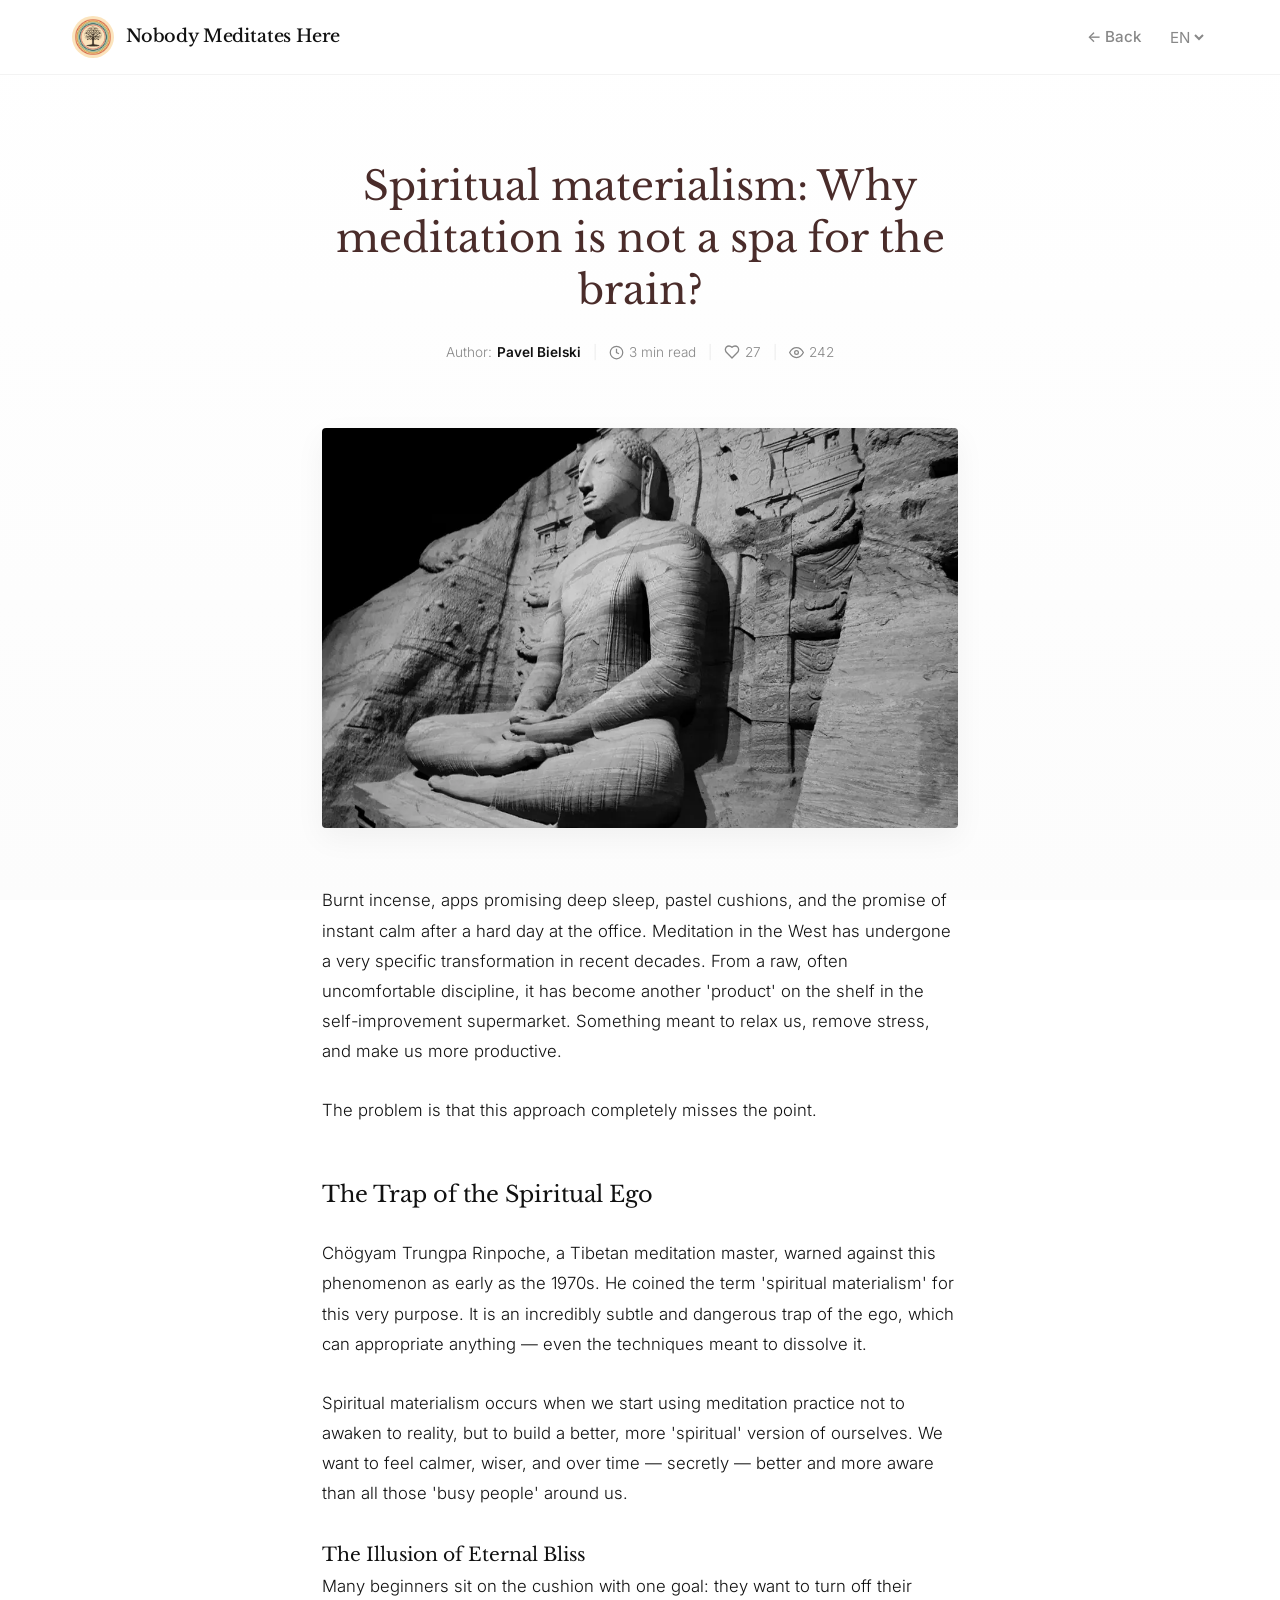
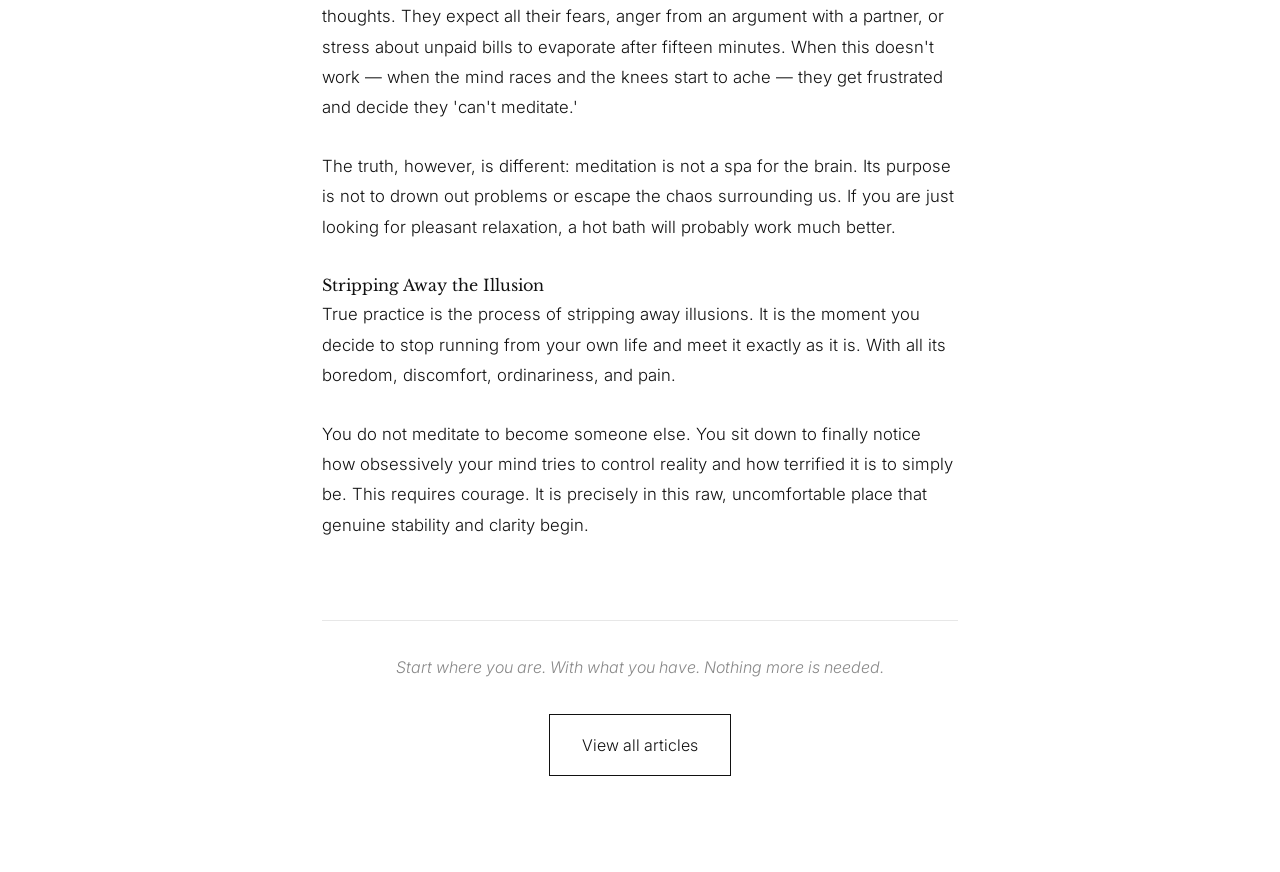
<file: article1.html>
<!DOCTYPE html>
<html lang="pl">
<head>
    <meta charset="UTF-8">
    <meta name="viewport" content="width=device-width, initial-scale=1.0, maximum-scale=5.0">
    <meta name="description" content="Spiritual materialism: Why meditation is not a spa for the brain?">
    <title>Spiritual Materialism - Nobody Meditates Here</title>
    <link rel="icon" href="favicon.ico" sizes="any">
    <link rel="icon" type="image/png" sizes="32x32" href="favicon-32x32.png">
    <link rel="icon" type="image/png" sizes="16x16" href="favicon-16x16.png">
    <link rel="apple-touch-icon" href="apple-touch-icon.png">
    <link rel="preconnect" href="https://fonts.googleapis.com">
    <link rel="preconnect" href="https://fonts.gstatic.com" crossorigin>
    <link href="https://fonts.googleapis.com/css2?family=Libre+Baskerville:ital,wght@0,400;0,700;1,400&family=Inter:wght@300;400;500&display=swap" rel="stylesheet">
    
    <style>
        :root {
            --bg: #FFFFFF;
            --bg-light: #FAFAFA;
            --text: #111111;
            --accent: #888888;
            --bord: #4A2C2A; 
            --transition-fast: 0.3s ease;
        }

        * { margin: 0; padding: 0; box-sizing: border-box; }
        html { scroll-behavior: smooth; }
        body { 
            font-family: 'Inter', sans-serif; 
            background: var(--bg); 
            color: var(--text); 
            line-height: 1.8; 
            font-weight: 300; 
        }

        h1, h2, h3, h4 { font-family: 'Libre Baskerville', serif; font-weight: 400; }
        
        /* Ambient BG */
        .ambient-bg {
            position: fixed; top: 0; left: 0; width: 100vw; height: 100vh; z-index: -1;
            background: linear-gradient(to bottom, #FFFFFF, #FCFCFC);
        }

        /* Nav */
        nav { 
            position: fixed; top: 0; width: 100%; background: rgba(255, 255, 255, 0.85); 
            backdrop-filter: blur(12px); padding: 1rem 0; z-index: 100; border-bottom: 1px solid rgba(136, 136, 136, 0.1);
        }
        .nav-container { max-width: 1200px; margin: 0 auto; display: flex; justify-content: space-between; align-items: center; padding: 0 2rem; }
        
        /* LOGO W NAV + BRAND TEXT */
        .nav-logo-link {
            display: flex;
            align-items: center;
            text-decoration: none;
            gap: 12px; /* Odstęp między logo a napisem */
        }

        .nav-logo {
            height: 42px;
            width: 42px;
            border-radius: 50%;
            object-fit: cover;
            transition: transform var(--transition-fast);
        }

        /* Stylizacja napisu brandowego */
        .nav-brand-text {
            font-family: 'Libre Baskerville', sans-serif;
            font-weight: 500;
            font-size: 1.1rem;
            color: var(--text);
            letter-spacing: -0.01em;
            transition: color var(--transition-fast);
        }

        .nav-logo-link:hover .nav-logo {
            transform: scale(1.05);
        }
        
        .nav-logo-link:hover .nav-brand-text {
            color: var(--bord);
        }

        .nav-controls {
            display: flex;
            align-items: center;
            gap: 1.5rem;
        }
        
        nav a:not(.nav-logo-link) { color: var(--accent); text-decoration: none; font-size: 0.95rem; transition: color var(--transition-fast); }
        nav a:not(.nav-logo-link):hover { color: var(--bord); }
        
        .back-link { font-weight: 500; display: inline-flex; align-items: center; gap: 0.5rem; }

        .lang-switch select { 
            background: transparent; border: 1px solid transparent; color: var(--accent); font-family: inherit; font-size: 0.95rem; cursor: pointer; outline: none;
        }

        /* Article Layout */
        .article-container {
            max-width: 700px;
            margin: 10rem auto 6rem auto;
            padding: 0 2rem;
        }

        .article-header { text-align: center; margin-bottom: 4rem; }
        .article-header h1 { font-size: 2.5rem; color: var(--bord); line-height: 1.3; margin-bottom: 1.5rem; }

        /* ==========================================================================
           MODERN HEADER META (Author, Time, Likes, Views)
           ========================================================================== */
        .article-meta {
            display: flex;
            justify-content: center;
            align-items: center;
            gap: 12px;
            flex-wrap: wrap;
            font-size: 0.85rem;
            color: var(--accent);
            margin-top: 1.5rem;
        }

        .author-name {
            font-weight: 600;
            color: var(--text);
        }

        .meta-item {
            display: flex;
            align-items: center;
            gap: 5px;
        }

        .meta-sep {
            opacity: 0.2;
            font-weight: 300;
        }

        /* CZYSTE SERDUSZKO CSS */
        .meta-stat-btn {
            background: none;
            border: none;
            color: inherit;
            font: inherit;
            cursor: pointer;
            display: flex;
            align-items: center;
            gap: 5px;
            transition: color 0.3s ease;
            padding: 0;
            outline: none;
        }

        .meta-stat-btn:hover { color: var(--bord); }
        .meta-stat-btn.active { color: #e74c3c; }
        .meta-stat-btn.active svg { fill: #e74c3c; stroke: #e74c3c; }

        .meta-stat-btn svg {
            width: 16px;
            height: 16px;
            fill: none;
            stroke: currentColor;
            stroke-width: 2;
            transition: all 0.3s ease;
        }

        .meta-item svg {
            width: 15px;
            height: 15px;
            stroke-width: 2;
        }

        .article-content p { margin-bottom: 1.8rem; font-size: 1.05rem; }
        .article-content h2 { 
        font-size: 1.4rem; 
        color: var(--text); 
        margin: 3rem 0 1.5rem 0; 
        border: none; /* Upewnij się, że nie dziedziczy podkreślenia z h2 strony głównej */
        padding: 0;
    }

        .article-footer {
            margin-top: 5rem; padding-top: 2rem; border-top: 1px solid rgba(136,136,136,0.2); text-align: center;
        }

        .btn {
            display: inline-block; border: 1px solid var(--text); color: var(--text); padding: 1rem 2rem; text-decoration: none; transition: all 0.3s;
        }
        .btn:hover { background: var(--text); color: var(--bg); }

        @media (max-width: 768px) {
            .article-header h1 { font-size: 1.8rem; }
            .article-container { margin-top: 8rem; }
            .nav-container { padding: 0 1.5rem; }
        }

        /* Responsywność dla paska nawigacji */
        @media (max-width: 480px) {
            .nav-brand-text {
                display: none; /* Chowamy napis na telefonach, by nie blokował nav-controls */
            }
            .nav-container {
                justify-content: space-between;
            }
        }
    </style>
</head>
<body>

    <div class="ambient-bg"></div>

    <nav>
        <div class="nav-container">
            <a href="index.html" class="nav-logo-link" aria-label="Go to Home">
                <img src="logo.webp" alt="Nobody Meditates Here" class="nav-logo">
                <span class="nav-brand-text">Nobody Meditates Here</span>
            </a>
            
            <div class="nav-controls">
                <a href="index.html" class="back-link tr" data-en="&larr; Back" data-pl="&larr; Wróć" data-ru="&larr; Назад">&larr; Wróć</a>
                <div class="lang-switch">
                    <select id="langSelect" aria-label="Select language">
                        <option value="en">EN</option>
                        <option value="pl" selected>PL</option>
                        <option value="ru">RU</option>
                    </select>
                </div>
            </div>
        </div>
    </nav>

    <main class="article-container">
        <header class="article-header">
            <h1 class="tr" 
                data-en="Spiritual materialism: Why meditation is not a spa for the brain?" 
                data-pl="Duchowy materializm: Dlaczego medytacja to nie spa dla mózgu?" 
                data-ru="Духовный материализм: Почему медитация — это не спа для мозга?">
                Duchowy materializm: Dlaczego medytacja to nie spa dla mózgu?
            </h1>
            
            <div class="article-meta">
                <span class="meta-item">
                    <span class="tr" data-en="Author: " data-pl="Autor: " data-ru="Автор: ">Autor: </span>
                    <span class="author-name">Pavel Bielski</span>
                </span>
                
                <span class="meta-sep">|</span>
                
                <span class="meta-item">
                    <svg viewBox="0 0 24 24" fill="none" stroke="currentColor"><circle cx="12" cy="12" r="10"></circle><polyline points="12 6 12 12 16 14"></polyline></svg>
                    <span class="tr" data-en="3 min read" data-pl="3 min czytania" data-ru="3 мин чтения">3 min czytania</span>
                </span>

                <span class="meta-sep">|</span>

                <button class="meta-stat-btn" id="likeBtn" onclick="toggleLike()">
                    <svg viewBox="0 0 24 24" fill="none" stroke="currentColor" stroke-width="2" stroke-linecap="round" stroke-linejoin="round">
                        <path d="M19 14c1.49-1.46 3-3.21 3-5.5A5.5 5.5 0 0 0 16.5 3c-1.76 0-3 .5-4.5 2-1.5-1.5-2.74-2-4.5-2A5.5 5.5 0 0 0 2 8.5c0 2.3 1.5 4.05 3 5.5l7 7Z"/>
                    </svg>
                    <span id="likeCount">27</span>
                </button>

                <span class="meta-sep">|</span>

                <span class="meta-item">
                    <svg viewBox="0 0 24 24" fill="none" stroke="currentColor"><path d="M1 12s4-8 11-8 11 8 11 8-4 8-11 8-11-8-11-8z"></path><circle cx="12" cy="12" r="3"></circle></svg>
                    <span id="viewCount">241</span>
                </span>
            </div>
        </header>

        <img src="article1.webp" alt="Meditation representation" style="width: 100%; height: auto; max-height: 400px; object-fit: cover; border-radius: 4px; margin-bottom: 3rem; filter: grayscale(10%); box-shadow: 0 10px 30px rgba(0,0,0,0.05);">

        <article class="article-content">
            <p class="tr" 
               data-en="Burnt incense, apps promising deep sleep, pastel cushions, and the promise of instant calm after a hard day at the office. Meditation in the West has undergone a very specific transformation in recent decades. From a raw, often uncomfortable discipline, it has become another 'product' on the shelf in the self-improvement supermarket. Something meant to relax us, remove stress, and make us more productive." 
               data-pl="Wypalone kadzidła, aplikacje obiecujące głęboki sen, pastelowe poduszki i obietnica natychmiastowego wyciszenia po ciężkim dniu w biurze. Medytacja na Zachodzie przeszła w ostatnich dekadach bardzo specyficzną transformację. Z surowej, często niewygodnej dyscypliny stała się kolejnym 'produktem' na półce w supermarkecie samorozwoju. Czymś, co ma nas zrelaksować, usunąć stres i sprawić, że będziemy bardziej produktywni." 
               data-ru="Сгоревшие благовония, приложения, обещающие глубокий сон, пастельные подушки и обещание мгновенного успокоения после тяжелого дня в офисе. Медитация на Западе за последние десятилетия претерпела весьма специфическую трансформацию. Из суровой, часто неудобной дисциплины она превратилась в очередной «продукт» на полке супермаркета саморазвития. В то, что должно нас расслабить, снять стресс и сделать более продуктивными.">
               Wypalone kadzidła, aplikacje obiecujące głęboki sen, pastelowe poduszki i obietnica natychmiastowego wyciszenia po ciężkim dniu w biurze. Medytacja na Zachodzie przeszła w ostatnich dekadach bardzo specyficzną transformację. Z surowej, często niewygodnej dyscypliny stała się kolejnym "productem" na półce w supermarkecie samorozwoju. Czymś, co ma nas zrelaksować, usunąć stres i sprawić, że będziemy bardziej produktywni.
            </p>

            <p class="tr" 
               data-en="The problem is that this approach completely misses the point." 
               data-pl="Problem w tym, że takie podejście całkowicie mija się z celem." 
               data-ru="Проблема в том, что такой подход совершенно упускает суть.">
               Problem w tym, że takie podejście całkowicie mija się z celem.
            </p>

            <h2 class="tr" data-en="The Trap of the Spiritual Ego" data-pl="Pułapka duchowego ego" data-ru="Ловушка духовного эго">Pułapka duchowego ego</h2>

            <p class="tr" 
               data-en="Chögyam Trungpa Rinpoche, a Tibetan meditation master, warned against this phenomenon as early as the 1970s. He coined the term 'spiritual materialism' for this very purpose. It is an incredibly subtle and dangerous trap of the ego, which can appropriate anything — even the techniques meant to dissolve it." 
               data-pl="Chögyam Trungpa Rinpocze, tybetański mistrz medytacji, ostrzegał przed tym zjawiskiem już w latach 70. Ukuł w tym celu pojęcie duchowego materializmu. To niezwykle subtelna i niebezpieczna pułapka ego, które potrafi zawłaszczyć wszystko – nawet techniki służące jego rozpuszczeniu." 
               data-ru="Чогьям Трунгпа Ринпоче, тибетский мастер медитации, предупреждал об этом явлении еще в 70-х годах. Для этого он ввел понятие «духовный материализм». Это невероятно тонкая и опасная ловушка эго, которое способно присвоить себе все — даже техники, служащие его растворению.">
               Chögyam Trungpa Rinpocze, tybetański mistrz medytacji, ostrzegał przed tym zjawiskiem już w latach 70. Ukuł w tym celu pojęcie duchowego materializmu. To niezwykle subtelna i niebezpieczna pułapka ego, które potrafi zawłaszczyć wszystko – nawet techniki służące jego rozpuszczeniu.
            </p>

            <p class="tr" 
               data-en="Spiritual materialism occurs when we start using meditation practice not to awaken to reality, but to build a better, more 'spiritual' version of ourselves. We want to feel calmer, wiser, and over time — secretly — better and more aware than all those 'busy people' around us." 
               data-pl="Duchowy materializm pojawia się wtedy, gdy zaczynamy używać praktyki medytacyjnej nie po to, by przebudzić się do rzeczywistości, ale po to, by zbudować lepszą, bardziej 'uduchowioną' wersję samego siebie. Chcemy poczuć się spokojniejsi, mądrzejsi, a z czasem – w skrytości ducha – lepsi i bardziej świadomi od tych wszystkich 'zabieganych ludzi' wokół nas." 
               data-ru="Духовный материализм возникает тогда, когда мы начинаем использовать практику медитации не для того, чтобы пробудиться к реальности, а для того, чтобы создать лучшую, более «духовную» версию себя. Мы хотим чувствовать себя спокойнее, мудрее, а со временем — втайне — лучше и осознаннее всех этих «занятых людей» вокруг нас.">
               Duchowy materializm pojawia się wtedy, gdy zaczynamy używać praktyki medytacyjnej nie po to, by przebudzić się do rzeczywistości, ale po to, by zbudować lepszą, bardziej "uduchowioną" wersję samego siebie. Chcemy poczuć się spokojniejsi, mądrzejsi, a z czasem – w skrytości ducha – lepsi i bardziej świadomi od tych wszystkich "zabieganych ludzi" wokół nas.
            </p>

            <h3 class="tr" data-en="The Illusion of Eternal Bliss" data-pl="Złudzenie wiecznego błogostanu" data-ru="Иллюзия вечного блаженства">Złudzenie wiecznego błogostanu</h3>

            <p class="tr" 
               data-en="Many beginners sit on the cushion with one goal: they want to turn off their thoughts. They expect all their fears, anger from an argument with a partner, or stress about unpaid bills to evaporate after fifteen minutes. When this doesn't work — when the mind races and the knees start to ache — they get frustrated and decide they 'can't meditate.'" 
               data-pl="Wielu początkujących siada na poduszce z jednym celem: chcą wyłączyć myśli. Oczekują, że po piętnastu minutach wyparują z nich wszystkie lęki, złość z powodu kłótni z partnerem czy stres o niezapłacone rachunki. Kiedy to nie działa – kiedy umysł galopuje, a kolana zaczynają boleć – frustrują się i uznają, że 'nie potrafią medytować'." 
               data-ru="Многие начинающие садятся на подушку с одной целью: они хотят отключить мысли. Они ожидают, что через пятнадцать минут испарятся все их страхи, злость из-за ссоры с партнером или стресс из-за неоплаченных счетов. Когда это не работает — когда ум скачет, а колени начинают болеть — они разочаровываются и решают, что «не умеют медитировать».">
               Wielu początkujących siada na poduszce z jednym celem: chcą wyłączyć myśli. Oczekują, że po piętnastu minutach wyparują z nich wszystkie lęki, złość z powodu kłótni z partnerem czy stres o niezapłacone rachunki. Szukają ucieczki w krainę wiecznego spokoju. Kiedy to nie działa – kiedy umysł galopuje, a kolana zaczynają boleć – frustrują się i uznają, że "nie potrafią medytować".
            </p>

            <p class="tr" 
               data-en="The truth, however, is different: meditation is not a spa for the brain. Its purpose is not to drown out problems or escape the chaos surrounding us. If you are just looking for pleasant relaxation, a hot bath will probably work much better." 
               data-pl="Prawda jest jednak inna: medytacja to nie spa dla mózgu. Nie ma na celu zagłuszenia problemów ani ucieczki od otaczającego nas chaosu. Jeśli szukasz tylko przyjemnego relaksu i odcięcia się od świata, gorąca kąpiel lub spacer w lesie sprawdzą się prawdopodobnie o wiele lepiej." 
               data-ru="Правда, однако, w drugim: медитация — это не спа для мозга. Ее цель не в том, чтобы zagłuszyć проблемы lub uciec od откпужающего chaosu. Если ты ищешь просто приятного расслабления, горячая ванна, вероятно, подойдет намного лучше.">
               Prawda jest jednak inna: medytacja to nie spa dla mózgu. Nie ma na celu zagłuszenia problemów ani ucieczki od otaczającego nas chaosu. Jeśli szukasz tylko przyjemnego relaksu i odcięcia się od świata, gorąca kąpiel lub spacer w lesie sprawdzą się prawdopodobnie o wiele lepiej.
            </p>

            <h4 class="tr" data-en="Stripping Away the Illusion" data-pl="Obdarcie z iluzji" data-ru="Избавление от иллюзий">Obdarcie z iluzji</h4>

            <p class="tr" 
               data-en="True practice is the process of stripping away illusions. It is the moment you decide to stop running from your own life and meet it exactly as it is. With all its boredom, discomfort, ordinariness, and pain." 
               data-pl="Prawdziwa praktyka to proces obdzierania się z iluzji. To moment, w którym decydujesz się przestać uciekać przed własnym życiem i spotykasz się z nim dokładnie takim, jakie jest. Z całą jego nudą, dyskomfortem, zwyczajnością i bólem." 
               data-ru="Истинная практика — это процесс избавления от иллюзий. Это момент, когда вы решаете перестать убегать от собственной жизни и встречаете ее именно такой, какая она есть. Со всей ее скукой, дискомфортом, обыденностью и болью.">
               Prawdziwa praktyka to proces obdzierania się z iluzji. To moment, w którym decydujesz się przestać uciekać przed własnym życiem i spotykasz się z nim dokładnie takim, jakie jest. Z całą jego nudą, dyskomfortem, zwyczajnością i bólem.
            </p>

            <p class="tr" 
               data-en="You do not meditate to become someone else. You sit down to finally notice how obsessively your mind tries to control reality and how terrified it is to simply be. This requires courage. It is precisely in this raw, uncomfortable place that genuine stability and clarity begin." 
               data-pl="Nie medytujesz po to, by stać się kimś innym. Siadasz po to, aby w końcu zauważyć, jak obsesyjnie Twój umysł próbuje kontrolować rzeczywistość i jak bardzo boi się po prostu być. To wymaga odwagi. Ale to właśnie w tym surowym, niewygodnym miejscu zaczyna się prawdziwa stabilność i przejrzystość." 
               data-ru="Вы не медитируете для того, чтобы стать кем-то другим. Вы садитесь для того, чтобы наконец заметить, как одержимо ваш ум пытается контролировать реальность и как сильно он боится просто быть. Это требует смелости. Именно в этом суровом, неудобном месте начинается настоящая стабильность и ясность.">
               Nie medytujesz po to, by stać się kimś innym, uciec w wyobrażone światło czy zyskać supermoce. Siadasz po to, aby w końcu zauważyć, jak obsesyjnie Twój umysł próbuje kontrolować rzeczywistość i jak bardzo boi się po prostu być. To wymaga odwagi. Ale to właśnie w tym surowym, niewygodnym miejscu, po odrzuceniu wszystkich ról i oczekiwań, zaczyna się prawdziwa stabilność i przejrzystość.
            </p>
        </article>

        <div class="article-footer">
            <p class="tr" style="font-style: italic; color: var(--accent); margin-bottom: 2rem;" 
               data-en="Start where you are. With what you have. Nothing more is needed." 
               data-pl="Zacznij tam, gdzie jesteś. Z tym, co masz. Nic więcej nie jest potrzebne." 
               data-ru="Начни там, где ты есть. С тем, что у тебя есть. Больше ничего не нужно.">
               Zacznij tam, gdzie jesteś. Z tym, co masz. Nic więcej nie jest potrzebne.
            </p>
            <a href="index.html#articles" class="btn tr" data-en="View all articles" data-pl="Zobacz wszystkie artykuły" data-ru="Смотреть все статьи">Zobacz wszystkie artykuły</a>
        </div>
    </main>

<script>
/* =============================================================
   SYSTEM STATYSTYK I TŁUMACZEŃ - FIXED VERSION (v5)
   ============================================================= */

// 1. Konfiguracja kluczy (v5 resetuje stare błędne dane)
const path = window.location.pathname;
const storageKeyLike = 'liked_v5_' + path;
const storageKeyViews = 'views_v5_' + path;

// 2. Obsługa Języków
const langSelect = document.getElementById('langSelect');
const elementsToTranslate = document.querySelectorAll('.tr');

function changeLanguage(lang) {
    elementsToTranslate.forEach(el => { 
        if (el.dataset[lang]) el.innerText = el.dataset[lang]; 
    });
    document.documentElement.lang = lang;
    langSelect.value = lang;
    localStorage.setItem('preferredLang', lang);
}

// 3. Obsługa Polubień (Serduszko)
function toggleLike() {
    const btn = document.getElementById('likeBtn');
    const countEl = document.getElementById('likeCount');
    let currentLikes = parseInt(countEl.innerText);

    if (!btn.classList.contains('active')) {
        btn.classList.add('active');
        currentLikes++;
        localStorage.setItem(storageKeyLike, 'true');
    } else {
        btn.classList.remove('active');
        currentLikes--;
        localStorage.removeItem(storageKeyLike);
    }
    countEl.innerText = currentLikes;
}

// 4. Licznik Wyświetleń (Uproszczony)
function initStats() {
    const viewEl = document.getElementById('viewCount');
    const likeEl = document.getElementById('likeCount');
    const likeBtn = document.getElementById('likeBtn');

    // A. Przywróć polubienie
    if (localStorage.getItem(storageKeyLike)) {
        likeBtn.classList.add('active');
        likeEl.innerText = (parseInt(likeEl.innerText) + 1).toString();
    }

    // B. Logika Wyświetleń - Prosta inkrementacja
    let savedViews = localStorage.getItem(storageKeyViews);
    let currentViews;

    if (!savedViews) {
        // Jeśli pierwszy raz na tej wersji kodu, weź 241 z HTML i dodaj 1
        currentViews = parseInt(viewEl.innerText.replace(/\s/g, '')) + 1;
    } else {
        // Jeśli już byłeś, po prostu dodaj 1 do zapamiętanej liczby
        currentViews = parseInt(savedViews) + 1;
    }

    // Zapisz i wyświetl
    localStorage.setItem(storageKeyViews, currentViews);
    viewEl.innerText = currentViews.toLocaleString();
}

// 5. Start wszystkiego po załadowaniu DOM
document.addEventListener("DOMContentLoaded", () => {
    // Ustaw język
    let savedLang = localStorage.getItem('preferredLang');
    if (!savedLang) {
        const userLangFull = navigator.language || navigator.userLanguage || "en";
        savedLang = userLangFull.toLowerCase().substring(0, 2);
        if (!['pl', 'ru', 'en'].includes(savedLang)) savedLang = 'en';
    }
    changeLanguage(savedLang);

    // Zainicjuj statystyki
    initStats();
});

// Listener dla przełącznika języka
langSelect.addEventListener('change', (e) => {
    changeLanguage(e.target.value);
});
</script>
</body>
</html>
</file>
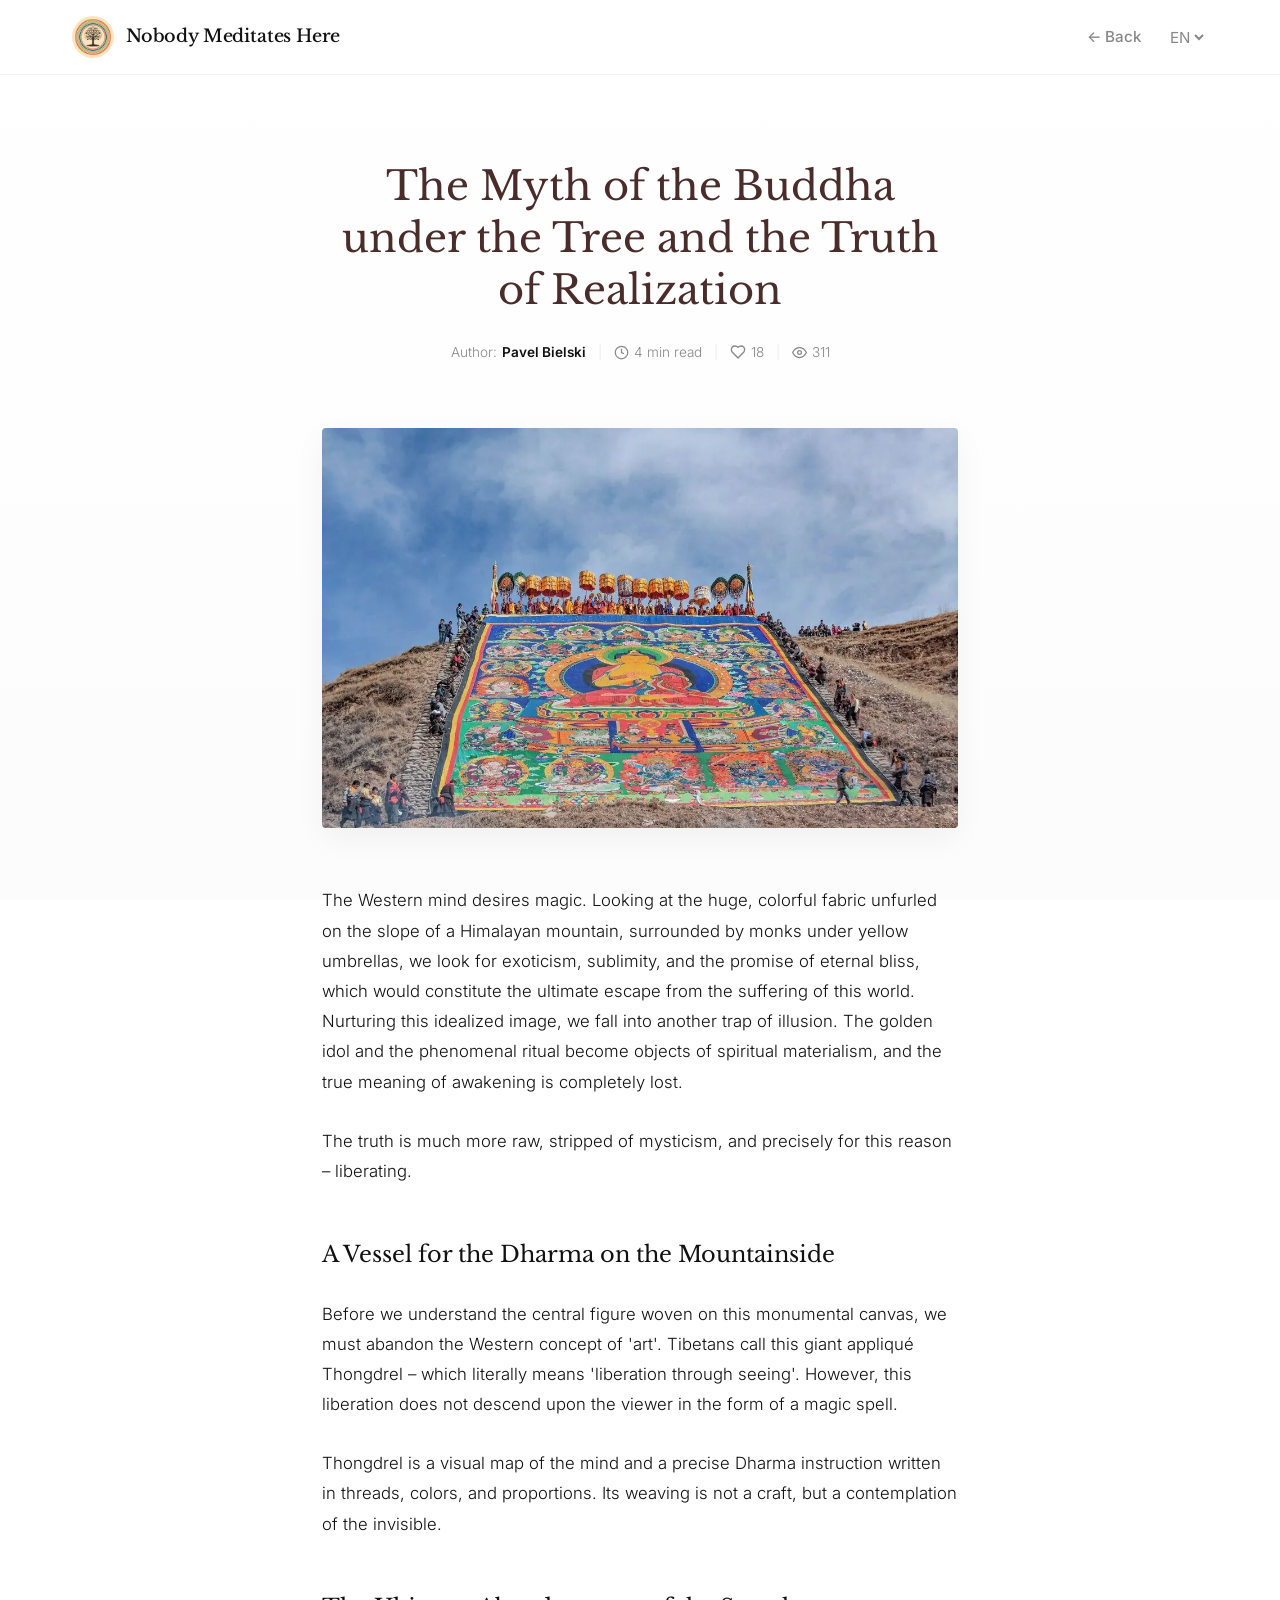
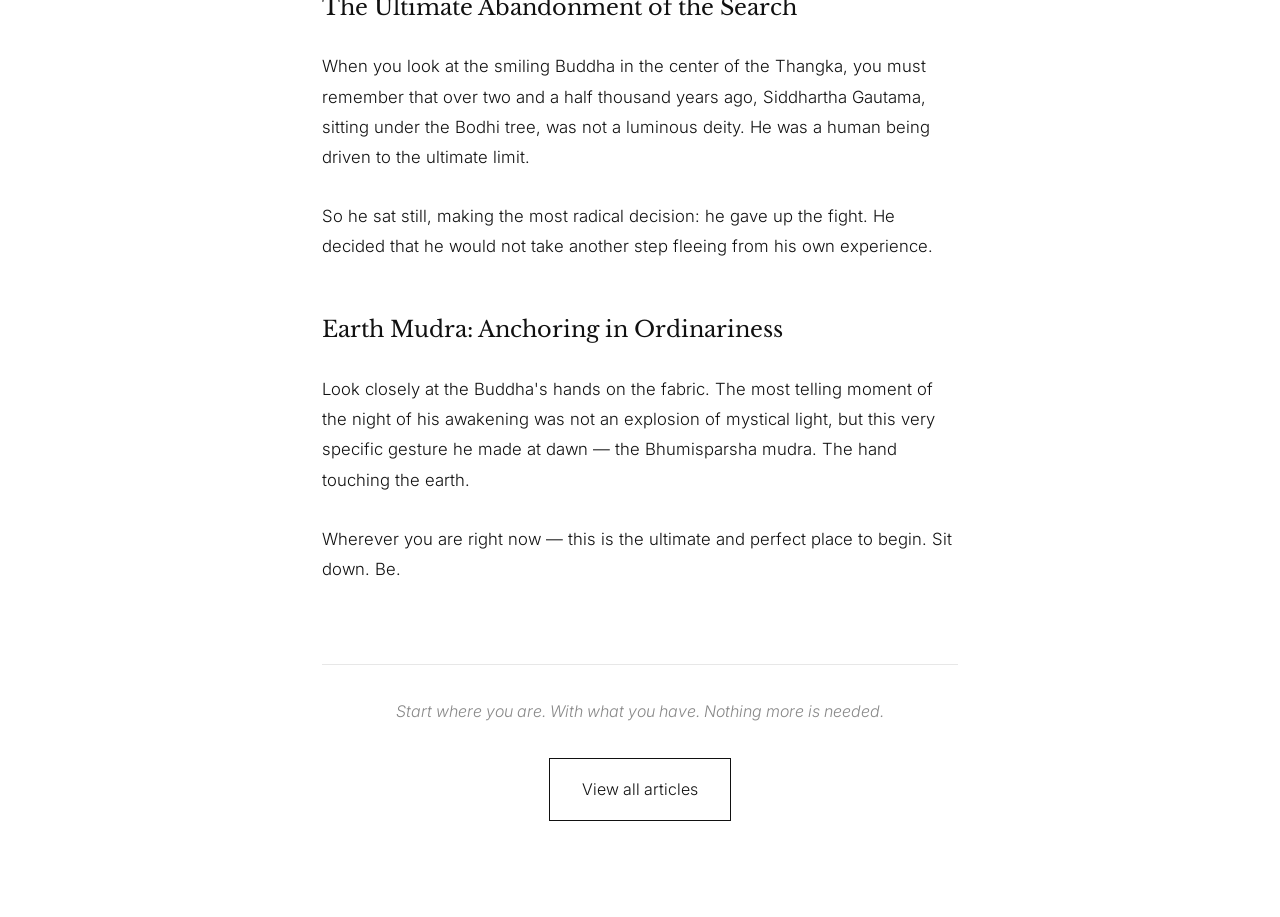
<file: article2.html>
<!DOCTYPE html>
<html lang="pl">
<head>
    <meta charset="UTF-8">
    <meta name="viewport" content="width=device-width, initial-scale=1.0, maximum-scale=5.0">
    <meta name="description" content="The Myth of the Buddha under the Tree and the Truth of Realization.">
    <title>The Myth of the Buddha - Nobody Meditates Here</title>
    <link rel="icon" href="favicon.ico" sizes="any">
    <link rel="icon" type="image/png" sizes="32x32" href="favicon-32x32.png">
    <link rel="icon" type="image/png" sizes="16x16" href="favicon-16x16.png">
    <link rel="apple-touch-icon" href="apple-touch-icon.png">
    <link rel="preconnect" href="https://fonts.googleapis.com">
    <link rel="preconnect" href="https://fonts.gstatic.com" crossorigin>
    <link href="https://fonts.googleapis.com/css2?family=Libre+Baskerville:ital,wght@0,400;0,700;1,400&family=Inter:wght@300;400;500&display=swap" rel="stylesheet">
    
    <style>
        :root {
            --bg: #FFFFFF;
            --bg-light: #FAFAFA;
            --text: #111111;
            --accent: #888888;
            --bord: #4A2C2A; 
            --transition-fast: 0.3s ease;
        }

        * { margin: 0; padding: 0; box-sizing: border-box; }
        html { scroll-behavior: smooth; }
        body { 
            font-family: 'Inter', sans-serif; 
            background: var(--bg); 
            color: var(--text); 
            line-height: 1.8; 
            font-weight: 300; 
        }

        h1, h2, h3, h4 { font-family: 'Libre Baskerville', serif; font-weight: 400; }
        
        /* Ambient BG */
        .ambient-bg {
            position: fixed; top: 0; left: 0; width: 100vw; height: 100vh; z-index: -1;
            background: linear-gradient(to bottom, #FFFFFF, #FCFCFC);
        }

        /* Nav */
        nav { 
            position: fixed; top: 0; width: 100%; background: rgba(255, 255, 255, 0.85); 
            backdrop-filter: blur(12px); padding: 1rem 0; z-index: 100; border-bottom: 1px solid rgba(136, 136, 136, 0.1);
        }
        .nav-container { max-width: 1200px; margin: 0 auto; display: flex; justify-content: space-between; align-items: center; padding: 0 2rem; }
        
        /* LOGO W NAV + BRAND TEXT */
        .nav-logo-link {
            display: flex;
            align-items: center;
            text-decoration: none;
            gap: 12px; /* Odstęp między logo a napisem */
        }

        .nav-logo {
            height: 42px;
            width: 42px;
            border-radius: 50%;
            object-fit: cover;
            transition: transform var(--transition-fast);
        }

        /* Stylizacja napisu brandowego */
        .nav-brand-text {
            font-family: 'Libre Baskerville', sans-serif;
            font-weight: 500;
            font-size: 1.1rem;
            color: var(--text);
            letter-spacing: -0.01em;
            transition: color var(--transition-fast);
        }

        .nav-logo-link:hover .nav-logo {
            transform: scale(1.05);
        }
        
        .nav-logo-link:hover .nav-brand-text {
            color: var(--bord);
        }

        .nav-controls {
            display: flex;
            align-items: center;
            gap: 1.5rem;
        }
        
        nav a:not(.nav-logo-link) { color: var(--accent); text-decoration: none; font-size: 0.95rem; transition: color var(--transition-fast); }
        nav a:not(.nav-logo-link):hover { color: var(--bord); }
        
        .back-link { font-weight: 500; display: inline-flex; align-items: center; gap: 0.5rem; }

        .lang-switch select { 
            background: transparent; border: 1px solid transparent; color: var(--accent); font-family: inherit; font-size: 0.95rem; cursor: pointer; outline: none;
        }

        /* Article Layout */
        .article-container {
            max-width: 700px;
            margin: 10rem auto 6rem auto;
            padding: 0 2rem;
        }

        .article-header { text-align: center; margin-bottom: 4rem; }
        .article-header h1 { font-size: 2.5rem; color: var(--bord); line-height: 1.3; margin-bottom: 1.5rem; }

        /* ==========================================================================
           MODERN HEADER META (Author, Time, Likes, Views)
           ========================================================================== */
        .article-meta {
            display: flex;
            justify-content: center;
            align-items: center;
            gap: 12px;
            flex-wrap: wrap;
            font-size: 0.85rem;
            color: var(--accent);
            margin-top: 1.5rem;
        }

        .author-name {
            font-weight: 600;
            color: var(--text);
        }

        .meta-item {
            display: flex;
            align-items: center;
            gap: 5px;
        }

        .meta-sep {
            opacity: 0.2;
            font-weight: 300;
        }

        /* CZYSTE SERDUSZKO CSS */
        .meta-stat-btn {
            background: none;
            border: none;
            color: inherit;
            font: inherit;
            cursor: pointer;
            display: flex;
            align-items: center;
            gap: 5px;
            transition: color 0.3s ease;
            padding: 0;
            outline: none;
        }

        .meta-stat-btn:hover { color: var(--bord); }
        .meta-stat-btn.active { color: #e74c3c; }
        .meta-stat-btn.active svg { fill: #e74c3c; stroke: #e74c3c; }

        .meta-stat-btn svg {
            width: 16px;
            height: 16px;
            fill: none;
            stroke: currentColor;
            stroke-width: 2;
            transition: all 0.3s ease;
        }

        .meta-item svg {
            width: 15px;
            height: 15px;
            stroke-width: 2;
        }

        .article-content p { margin-bottom: 1.8rem; font-size: 1.05rem; }
        .article-content h2, 
        .article-content h3 { 
            font-size: 1.4rem; 
            color: var(--text); 
            margin: 3rem 0 1.5rem 0; 
        }
        .article-footer {
            margin-top: 5rem; padding-top: 2rem; border-top: 1px solid rgba(136,136,136,0.2); text-align: center;
        }

        .btn {
            display: inline-block; border: 1px solid var(--text); color: var(--text); padding: 1rem 2rem; text-decoration: none; transition: all 0.3s;
        }
        .btn:hover { background: var(--text); color: var(--bg); }

        @media (max-width: 768px) {
            .article-header h1 { font-size: 1.8rem; }
            .article-container { margin-top: 8rem; }
            .nav-container { padding: 0 1.5rem; }
        }

        /* Responsywność dla paska nawigacji */
        @media (max-width: 480px) {
            .nav-brand-text {
                display: none; /* Chowamy napis na telefonach, by nie blokował nav-controls */
            }
            .nav-container {
                justify-content: space-between;
            }
        }
    </style>
</head>
<body>

    <div class="ambient-bg"></div>

    <nav>
        <div class="nav-container">
            <a href="index.html" class="nav-logo-link" aria-label="Go to Home">
                <img src="logo.webp" alt="Nobody Meditates Here" class="nav-logo">
                <span class="nav-brand-text">Nobody Meditates Here</span>
            </a>
            
            <div class="nav-controls">
                <a href="index.html#articles" class="back-link tr" data-en="&larr; Back" data-pl="&larr; Wróć" data-ru="&larr; Назад">&larr; Wróć</a>
                <div class="lang-switch">
                    <select id="langSelect" aria-label="Select language">
                        <option value="en">EN</option>
                        <option value="pl" selected>PL</option>
                        <option value="ru">RU</option>
                    </select>
                </div>
            </div>
        </div>
    </nav>

    <main class="article-container">
        <header class="article-header">
            <h1 class="tr" 
                data-en="The Myth of the Buddha under the Tree and the Truth of Realization" 
                data-pl="Mit Buddy pod Drzewem a Prawda o Urzeczywistnieniu" 
                data-ru="Миф о Будде под Деревом и Правда о Реализации">
                Mit Buddy pod Drzewem a Prawda o Urzeczywistnieniu
            </h1>
            
            <div class="article-meta">
                <span class="meta-item">
                    <span class="tr" data-en="Author: " data-pl="Autor: " data-ru="Автор: ">Autor: </span>
                    <span class="author-name">Pavel Bielski</span>
                </span>
                
                <span class="meta-sep">|</span>
                
                <span class="meta-item">
                    <svg viewBox="0 0 24 24" fill="none" stroke="currentColor"><circle cx="12" cy="12" r="10"></circle><polyline points="12 6 12 12 16 14"></polyline></svg>
                    <span class="tr" data-en="4 min read" data-pl="4 min czytania" data-ru="4 мин чтения">4 min czytania</span>
                </span>

                <span class="meta-sep">|</span>

                <button class="meta-stat-btn" id="likeBtn" onclick="toggleLike()">
                    <svg viewBox="0 0 24 24" fill="none" stroke="currentColor" stroke-width="2" stroke-linecap="round" stroke-linejoin="round">
                        <path d="M19 14c1.49-1.46 3-3.21 3-5.5A5.5 5.5 0 0 0 16.5 3c-1.76 0-3 .5-4.5 2-1.5-1.5-2.74-2-4.5-2A5.5 5.5 0 0 0 2 8.5c0 2.3 1.5 4.05 3 5.5l7 7Z"/>
                    </svg>
                    <span id="likeCount">18</span>
                </button>

                <span class="meta-sep">|</span>

                <span class="meta-item">
                    <svg viewBox="0 0 24 24" fill="none" stroke="currentColor"><path d="M1 12s4-8 11-8 11 8 11 8-4 8-11 8-11-8-11-8z"></path><circle cx="12" cy="12" r="3"></circle></svg>
                    <span id="viewCount">310</span>
                </span>
            </div>
        </header>

        <img src="article2.webp" alt="Buddha and Realization" style="width: 100%; height: auto; max-height: 400px; object-fit: cover; border-radius: 4px; margin-bottom: 3rem; filter: grayscale(10%); box-shadow: 0 10px 30px rgba(0,0,0,0.05);">

        <article class="article-content">
            <p class="tr" 
               data-en="The Western mind desires magic. Looking at the huge, colorful fabric unfurled on the slope of a Himalayan mountain, surrounded by monks under yellow umbrellas, we look for exoticism, sublimity, and the promise of eternal bliss, which would constitute the ultimate escape from the suffering of this world. Nurturing this idealized image, we fall into another trap of illusion. The golden idol and the phenomenal ritual become objects of spiritual materialism, and the true meaning of awakening is completely lost." 
               data-pl="Umysł zachodni pragnie magii. Spoglądając na olbrzymią, barwną tkaninę rozwijaną na zboczu himalajskiej góry, otoczoną mnichami pod żółtymi parasolami, poszukujemy egzotyki, wzniosłości i obietnicy wiecznego błogostanu, który miałby stanowić ostateczną ucieczkę od cierpienia tego świata. Pielęgnując ten wyidealizowany obraz, wpadamy w kolejną pułapkę iluzji. Złoty idol i zjawiskowy rytuał stają się obiektami duchowego materializmu, a prawdziwe znaczenie przebudzenia zostaje całkowicie zatracone." 
               data-ru="Западный ум жаждет магии. Глядя на огромную, красочную ткань, развернутую на склоне гималайской горы, окруженную монахами под желтыми зонтиками, мы ищем экзотику, возвышенность и обещание вечного блаженства, которое стало бы окончательным побегом от страданий этого мира. Лелея этот идеализированный образ, мы попадаем в очередную ловушку иллюзии. Золотой идол и феноменальный ритуал становятся объектами духовного материализма, а истинный смысл пробуждения полностью утрачивается.">
               Umysł zachodni pragnie magii. Spoglądając na olbrzymią, barwną tkaninę rozwijaną na zboczu himalajskiej góry, otoczoną mnichami pod żółtymi parasolami, poszukujemy egzotyki, wzniosłości i obietnicy wiecznego błogostanu, który miałby stanowić ostateczną ucieczkę od cierpienia tego świata. Pielęgnując ten wyidealizowany obraz, wpadamy w kolejną pułapkę iluzji. Złoty idol i zjawiskowy rytuał stają się obiektami duchowego materializmu, a prawdziwe znaczenie przebudzenia zostaje całkowicie zatracone.
            </p>

            <p class="tr" 
               data-en="The truth is much more raw, stripped of mysticism, and precisely for this reason – liberating." 
               data-pl="Prawda jest znacznie bardziej surowa, obdarta z mistycyzmu i właśnie z tego powodu – wyzwalająca." 
               data-ru="Правда гораздо более сурова, лишена мистицизма и именно поэтому – освобождающая.">
               Prawda jest znacznie bardziej surowa, obdarta z mistycyzmu i właśnie z tego powodu – wyzwalająca.
            </p>

            <h2 class="tr" data-en="A Vessel for the Dharma on the Mountainside" data-pl="Naczynie dla Dharmy na zboczu góry" data-ru="Сосуд для Дхармы на склоне горы">Naczynie dla Dharmy na zboczu góry</h2>

            <p class="tr" 
               data-en="Before we understand the central figure woven on this monumental canvas, we must abandon the Western concept of 'art'. Tibetans call this giant appliqué Thongdrel – which literally means 'liberation through seeing'. However, this liberation does not descend upon the viewer in the form of a magic spell." 
               data-pl="Zanim zrozumiemy centralną postać utkaną na tym monumentalnym płótnie, musimy porzucić zachodnie pojęcie 'sztuki'. Tybetańczycy nazywają tę wielkopostaciową aplikację Thongdrel – co dosłownie oznacza 'wyzwolenie poprzez samo spojrzenie'. Jednak wyzwolenie to nie spływa na widza w formie magicznego zaklęcia." 
               data-ru="Прежде чем мы поймем центральную фигуру, вытканную на этом монументальном полотне, мы должны отказаться от западного понятия 'искусства'. Тибетцы называют эту гигантскую аппликацию Тонгдрел – что буквально означает 'освобождение через видение'. Однако это освобождение не снисходит на зрителя в виде магического заклинания.">
               Zanim zrozumiemy centralną postać utkaną na tym monumentalnym płótnie, musimy porzucić zachodnie pojęcie "sztuki". Tybetańczycy nazywają tę wielkopostaciową aplikację Thongdrel – co dosłownie oznacza "wyzwolenie poprzez samo spojrzenie". Jednak wyzwolenie to nie spływa na widza w formie magicznego zaklęcia.
            </p>

            <p class="tr" 
               data-en="Thongdrel is a visual map of the mind and a precise Dharma instruction written in threads, colors, and proportions. Its weaving is not a craft, but a contemplation of the invisible." 
               data-pl="Thongdrel to wizualna mapa umysłu i precyzyjna instrukcja Dharmy zapisana w niciach, kolorach i proporcjach. Jej tkanie to nie rzemiosło, lecz kontemplacja niewidzialnego." 
               data-ru="Тонгдрел — это визуальная карта ума и точная инструкция Дхармы, записанная в нитях, цветах и пропорциях. Ее плетение — это не ремесло, а созерцание невидимого.">
               Thongdrel to wizualna mapa umysłu i precyzyjna instrukcja Dharmy zapisana w niciach, kolorach i proporcjach. Jej tkanie to nie rzemiosło, lecz kontemplacja niewidzialnego. 
            </p>

            <h3 class="tr" data-en="The Ultimate Abandonment of the Search" data-pl="Ostateczne porzucenie poszukiwań" data-ru="Окончательный отказ от поиска">Ostateczne porzucenie poszukiwań</h3>

            <p class="tr" 
               data-en="When you look at the smiling Buddha in the center of the Thangka, you must remember that over two and a half thousand years ago, Siddhartha Gautama, sitting under the Bodhi tree, was not a luminous deity. He was a human being driven to the ultimate limit." 
               data-pl="Kiedy patrzysz na uśmiechniętego Buddę w centrum Thangki, musisz pamiętać, że ponad dwa i pół tysiąca lat temu Siddhartha Gautama, siadając pod drzewem Bodhi, nie był świetlistym bóstwem. Był człowiekiem doprowadzonym do ostatecznej granicy." 
               data-ru="Когда вы смотрите на улыбающегося Будду в центре Тханки, вы должны помнить, что более двух с половиной тысяч лет назад Сиддхартха Гаутама, сидя под деревом Бодхи, не был светящимся божеством. Он был человеком, доведенным до крайнего предела.">
               Kiedy patrzysz na uśmiechniętego Buddę w centrum Thangki, musisz pamiętać, że ponad dwa i pół tysiąca lat temu Siddhartha Gautama, siadając pod drzewem Bodhi, nie był świetlistym bóstwem. Był człowiekiem doprowadzonym do ostatecznej granicy. 
            </p>

            <p class="tr" 
               data-en="So he sat still, making the most radical decision: he gave up the fight. He decided that he would not take another step fleeing from his own experience." 
               data-pl="Usiadł więc w bezruchu, podejmując najbardziej radykalną decyzję: zrezygnował z walki. Zdecydował, że nie wykona już ani jednego kroku ucieczki przed własnym doświadczeniem." 
               data-ru="Поэтому он сидел неподвижно, приняв самое радикальное решение: он сдался. Он решил, что не сделает больше ни шагу, убегая от собственного опыта.">
               Usiadł więc w bezruchu, podejmując najbardziej radykalną decyzję: zrezygnował z walki. Zdecydował, że nie wykona już ani jednego kroku ucieczki przed własnym doświadczeniem.
            </p>

            <h3 class="tr" data-en="Earth Mudra: Anchoring in Ordinariness" data-pl="Mudra Ziemi: Zakotwiczenie w zwyczajności" data-ru="Мудра Земли: Укоренение в обыденности">Mudra Ziemi: Zakotwiczenie w zwyczajności</h3>

            <p class="tr" 
               data-en="Look closely at the Buddha's hands on the fabric. The most telling moment of the night of his awakening was not an explosion of mystical light, but this very specific gesture he made at dawn — the Bhumisparsha mudra. The hand touching the earth." 
               data-pl="Przyjrzyj się uważnie dłoniom Buddy na tkaninie. Najbardziej wymownym momentem nocy jego przebudzenia nie był wybuch mistycznego światła, lecz ten właśnie, bardzo konkretny gest, który wykonał o świcie – Bhumisparsha mudra. Dłoń dotykająca ziemi." 
               data-ru="Внимательно посмотрите на руки Будды на ткани. Самым показательным моментом ночи его пробуждения был не взрыв мистического света, а именно этот очень конкретный жест, который он сделал на рассвете — Бхумиспарша мудра. Рука, касающаяся земли.">
               Przyjrzyj się uważnie dłoniom Buddy na tkaninie. Najbardziej wymownym momentem nocy jego przebudzenia nie był wybuch mistycznego światła, lecz ten właśnie, bardzo konkretny gest, który wykonał o świcie – Bhumisparsha mudra. Dłoń dotykająca ziemi.
            </p>

            <p class="tr" 
               data-en="Wherever you are right now — this is the ultimate and perfect place to begin. Sit down. Be." 
               data-pl="Gdziekolwiek się teraz znajdujesz – to ostateczne i doskonałe miejsce, aby zacząć. Usiądź. Bądź." 
               data-ru="Где бы вы сейчас ни находились — это идеальное и окончательное место для начала. Сядь. Будь.">
               Gdziekolwiek się teraz znajdujesz – to ostateczne i doskonałe miejsce, aby zacząć. Usiądź. Bądź.
            </p>
        </article>

        <div class="article-footer">
            <p class="tr" style="font-style: italic; color: var(--accent); margin-bottom: 2rem;" 
               data-en="Start where you are. With what you have. Nothing more is needed." 
               data-pl="Zacznij tam, gdzie jesteś. Z tym, co masz. Nic więcej nie jest potrzebne." 
               data-ru="Начни там, где ты есть. С тем, что у тебя есть. Больше ничего не нужно.">
               Zacznij tam, gdzie jesteś. Z tym, co masz. Nic więcej nie jest potrzebne.
            </p>
            <a href="index.html#articles" class="btn tr" data-en="View all articles" data-pl="Zobacz wszystkie artykuły" data-ru="Смотреть все статьи">Zobacz wszystkie artykuły</a>
        </div>
    </main>

<script>
/* =============================================================
   SYSTEM STATYSTYK I TŁUMACZEŃ - FIXED VERSION (v5)
   ============================================================= */

// 1. Konfiguracja kluczy (v5 resetuje stare błędne dane)
const path = window.location.pathname;
const storageKeyLike = 'liked_v5_' + path;
const storageKeyViews = 'views_v5_' + path;

// 2. Obsługa Języków
const langSelect = document.getElementById('langSelect');
const elementsToTranslate = document.querySelectorAll('.tr');

function changeLanguage(lang) {
    elementsToTranslate.forEach(el => { 
        if (el.dataset[lang]) el.innerText = el.dataset[lang]; 
    });
    document.documentElement.lang = lang;
    langSelect.value = lang;
    localStorage.setItem('preferredLang', lang);
}

// 3. Obsługa Polubień (Serduszko)
function toggleLike() {
    const btn = document.getElementById('likeBtn');
    const countEl = document.getElementById('likeCount');
    let currentLikes = parseInt(countEl.innerText);

    if (!btn.classList.contains('active')) {
        btn.classList.add('active');
        currentLikes++;
        localStorage.setItem(storageKeyLike, 'true');
    } else {
        btn.classList.remove('active');
        currentLikes--;
        localStorage.removeItem(storageKeyLike);
    }
    countEl.innerText = currentLikes;
}

// 4. Licznik Wyświetleń (Uproszczony z dodaniem wartości startowej)
function initStats() {
    const viewEl = document.getElementById('viewCount');
    const likeEl = document.getElementById('likeCount');
    const likeBtn = document.getElementById('likeBtn');

    // A. Przywróć polubienie
    if (localStorage.getItem(storageKeyLike)) {
        likeBtn.classList.add('active');
        likeEl.innerText = (parseInt(likeEl.innerText) + 1).toString();
    }

    // B. Logika Wyświetleń - Prosta inkrementacja
    let savedViews = localStorage.getItem(storageKeyViews);
    let currentViews;

    if (!savedViews) {
        // Jeśli pierwszy raz na tej wersji kodu, weź wartość z HTML (np. 310) i dodaj 1
        currentViews = parseInt(viewEl.innerText.replace(/\s/g, '')) + 1;
    } else {
        // Jeśli już byłeś, po prostu dodaj 1 do zapamiętanej liczby
        currentViews = parseInt(savedViews) + 1;
    }

    // Zapisz i wyświetl
    localStorage.setItem(storageKeyViews, currentViews);
    viewEl.innerText = currentViews.toLocaleString();
}

// 5. Start wszystkiego po załadowaniu DOM
document.addEventListener("DOMContentLoaded", () => {
    // Ustaw język
    let savedLang = localStorage.getItem('preferredLang');
    if (!savedLang) {
        const userLangFull = navigator.language || navigator.userLanguage || "en";
        savedLang = userLangFull.toLowerCase().substring(0, 2);
        if (!['pl', 'ru', 'en'].includes(savedLang)) savedLang = 'en';
    }
    changeLanguage(savedLang);

    // Zainicjuj statystyki
    initStats();
});

// Listener dla przełącznika języka
langSelect.addEventListener('change', (e) => {
    changeLanguage(e.target.value);
});
</script>
</body>
</html>
</file>
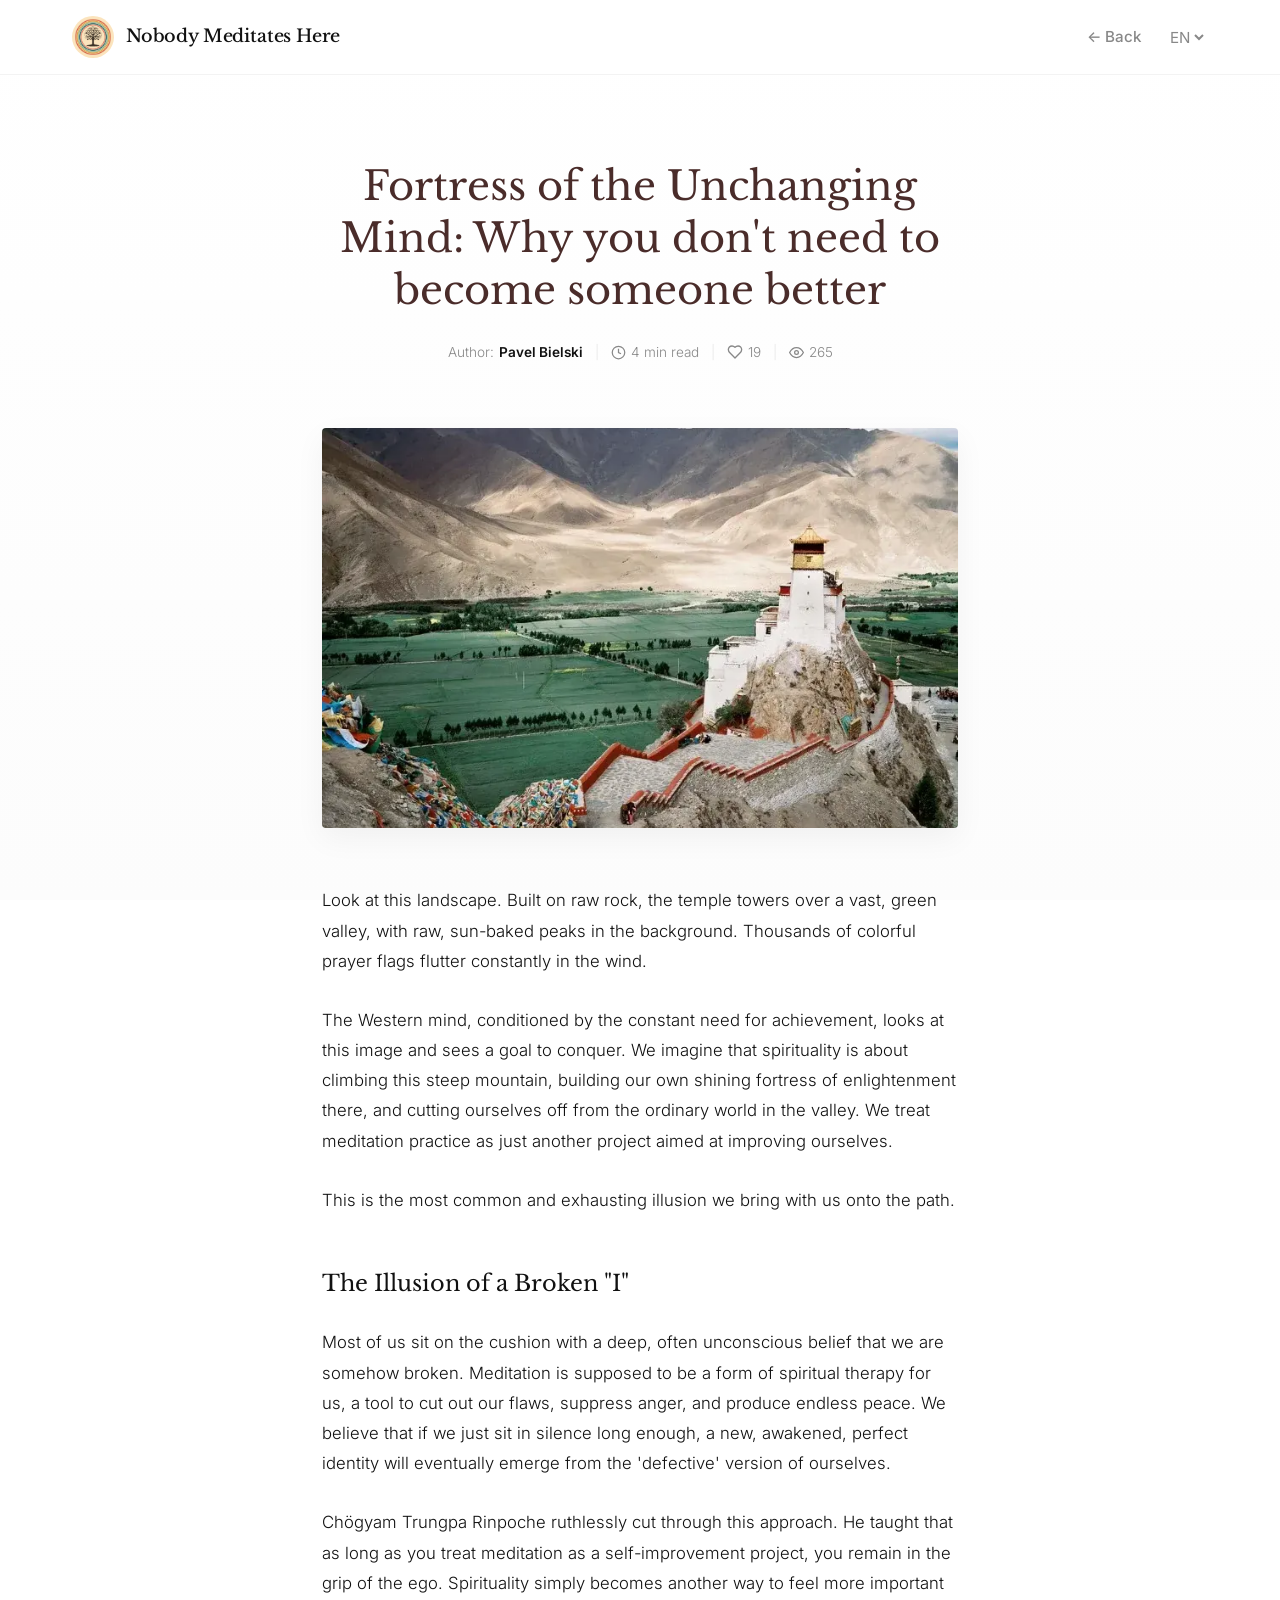
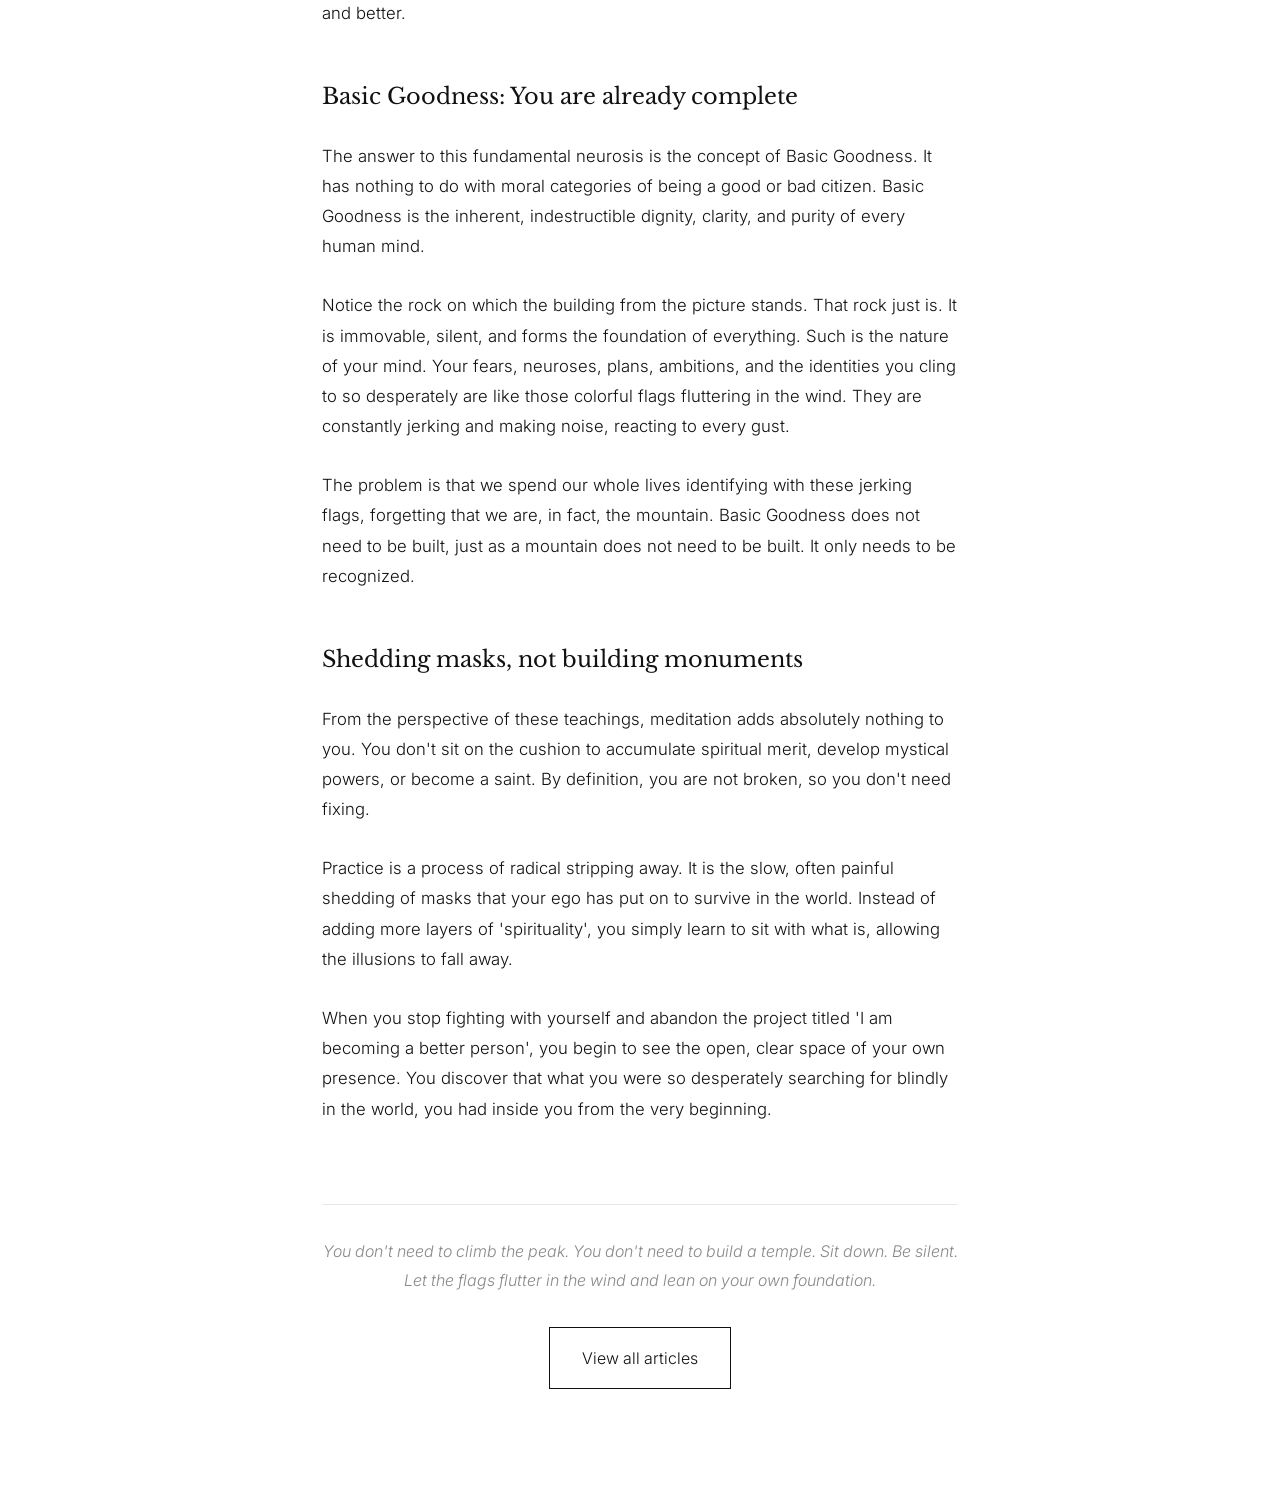
<file: article3.html>
<!DOCTYPE html>
<html lang="pl">
<head>
    <meta charset="UTF-8">
    <meta name="viewport" content="width=device-width, initial-scale=1.0, maximum-scale=5.0">
    <meta name="description" content="Fortress of the Unchanging Mind: Why you don't need to become someone better.">
    <title>Fortress of the Unchanging Mind - Nobody Meditates Here</title>
    <link rel="icon" href="favicon.ico" sizes="any">
    <link rel="icon" type="image/png" sizes="32x32" href="favicon-32x32.png">
    <link rel="icon" type="image/png" sizes="16x16" href="favicon-16x16.png">
    <link rel="apple-touch-icon" href="apple-touch-icon.png">
    <link rel="preconnect" href="https://fonts.googleapis.com">
    <link rel="preconnect" href="https://fonts.gstatic.com" crossorigin>
    <link href="https://fonts.googleapis.com/css2?family=Libre+Baskerville:ital,wght@0,400;0,700;1,400&family=Inter:wght@300;400;500&display=swap" rel="stylesheet">
    
    <style>
        :root {
            --bg: #FFFFFF;
            --bg-light: #FAFAFA;
            --text: #111111;
            --accent: #888888;
            --bord: #4A2C2A; 
            --transition-fast: 0.3s ease;
        }

        * { margin: 0; padding: 0; box-sizing: border-box; }
        html { scroll-behavior: smooth; }
        body { 
            font-family: 'Inter', sans-serif; 
            background: var(--bg); 
            color: var(--text); 
            line-height: 1.8; 
            font-weight: 300; 
        }

        h1, h2, h3, h4 { font-family: 'Libre Baskerville', serif; font-weight: 400; }
        
        /* Ambient BG */
        .ambient-bg {
            position: fixed; top: 0; left: 0; width: 100vw; height: 100vh; z-index: -1;
            background: linear-gradient(to bottom, #FFFFFF, #FCFCFC);
        }

        /* Nav */
        nav { 
            position: fixed; top: 0; width: 100%; background: rgba(255, 255, 255, 0.85); 
            backdrop-filter: blur(12px); padding: 1rem 0; z-index: 100; border-bottom: 1px solid rgba(136, 136, 136, 0.1);
        }
        .nav-container { max-width: 1200px; margin: 0 auto; display: flex; justify-content: space-between; align-items: center; padding: 0 2rem; }
        
        /* LOGO W NAV + BRAND TEXT */
        .nav-logo-link {
            display: flex;
            align-items: center;
            text-decoration: none;
            gap: 12px;
        }

        .nav-logo {
            height: 42px;
            width: 42px;
            border-radius: 50%;
            object-fit: cover;
            transition: transform var(--transition-fast);
        }

        .nav-brand-text {
            font-family: 'Libre Baskerville', sans-serif;
            font-weight: 500;
            font-size: 1.1rem;
            color: var(--text);
            letter-spacing: -0.01em;
            transition: color var(--transition-fast);
        }

        .nav-logo-link:hover .nav-logo {
            transform: scale(1.05);
        }
        
        .nav-logo-link:hover .nav-brand-text {
            color: var(--bord);
        }

        .nav-controls {
            display: flex;
            align-items: center;
            gap: 1.5rem;
        }
        
        nav a:not(.nav-logo-link) { color: var(--accent); text-decoration: none; font-size: 0.95rem; transition: color var(--transition-fast); }
        nav a:not(.nav-logo-link):hover { color: var(--bord); }
        
        .back-link { font-weight: 500; display: inline-flex; align-items: center; gap: 0.5rem; }

        .lang-switch select { 
            background: transparent; border: 1px solid transparent; color: var(--accent); font-family: inherit; font-size: 0.95rem; cursor: pointer; outline: none;
        }

        /* Article Layout */
        .article-container {
            max-width: 700px;
            margin: 10rem auto 6rem auto;
            padding: 0 2rem;
        }

        .article-header { text-align: center; margin-bottom: 4rem; }
        .article-header h1 { font-size: 2.5rem; color: var(--bord); line-height: 1.3; margin-bottom: 1.5rem; }

        /* ==========================================================================
           MODERN HEADER META (Author, Time, Likes, Views)
           ========================================================================== */
        .article-meta {
            display: flex;
            justify-content: center;
            align-items: center;
            gap: 12px;
            flex-wrap: wrap;
            font-size: 0.85rem;
            color: var(--accent);
            margin-top: 1.5rem;
        }

        .author-name { font-weight: 600; color: var(--text); }
        .meta-item { display: flex; align-items: center; gap: 5px; }
        .meta-sep { opacity: 0.2; font-weight: 300; }

        /* CZYSTE SERDUSZKO CSS */
        .meta-stat-btn {
            background: none; border: none; color: inherit; font: inherit;
            cursor: pointer; display: flex; align-items: center; gap: 5px;
            transition: color 0.3s ease; padding: 0; outline: none;
        }

        .meta-stat-btn:hover { color: var(--bord); }
        .meta-stat-btn.active { color: #e74c3c; }
        .meta-stat-btn.active svg { fill: #e74c3c; stroke: #e74c3c; }

        .meta-stat-btn svg { width: 16px; height: 16px; fill: none; stroke: currentColor; stroke-width: 2; transition: all 0.3s ease; }
        .meta-item svg { width: 15px; height: 15px; stroke-width: 2; }

        .article-content p { margin-bottom: 1.8rem; font-size: 1.05rem; }
        .article-content h2, 
        .article-content h3 { 
            font-size: 1.4rem; 
            color: var(--text); 
            margin: 3rem 0 1.5rem 0; 
        }

        .article-footer {
            margin-top: 5rem; padding-top: 2rem; border-top: 1px solid rgba(136,136,136,0.2); text-align: center;
        }

        .btn {
            display: inline-block; border: 1px solid var(--text); color: var(--text); padding: 1rem 2rem; text-decoration: none; transition: all 0.3s;
        }
        .btn:hover { background: var(--text); color: var(--bg); }

        @media (max-width: 768px) {
            .article-header h1 { font-size: 1.8rem; }
            .article-container { margin-top: 8rem; }
            .nav-container { padding: 0 1.5rem; }
        }

        /* Responsywność dla paska nawigacji */
        @media (max-width: 480px) {
            .nav-brand-text { display: none; }
            .nav-container { justify-content: space-between; }
        }
    </style>
</head>
<body>

    <div class="ambient-bg"></div>

    <nav>
        <div class="nav-container">
            <a href="index.html" class="nav-logo-link" aria-label="Go to Home">
                <img src="logo.webp" alt="Nobody Meditates Here" class="nav-logo">
                <span class="nav-brand-text">Nobody Meditates Here</span>
            </a>
            
            <div class="nav-controls">
                <a href="index.html#articles" class="back-link tr" data-en="&larr; Back" data-pl="&larr; Wróć" data-ru="&larr; Назад">&larr; Wróć</a>
                <div class="lang-switch">
                    <select id="langSelect" aria-label="Select language">
                        <option value="en">EN</option>
                        <option value="pl" selected>PL</option>
                        <option value="ru">RU</option>
                    </select>
                </div>
            </div>
        </div>
    </nav>

    <main class="article-container">
        <header class="article-header">
            <h1 class="tr" 
                data-en="Fortress of the Unchanging Mind: Why you don't need to become someone better" 
                data-pl="Twierdza Niezmiennego Umysłu: Dlaczego nie musisz stawać się kimś lepszym" 
                data-ru="Крепость Неизменного Ума: Почему тебе не нужно становиться кем-то лучшим">
                Twierdza Niezmiennego Umysłu: Dlaczego nie musisz stawać się kimś lepszym
            </h1>
            
            <div class="article-meta">
                <span class="meta-item">
                    <span class="tr" data-en="Author: " data-pl="Autor: " data-ru="Автор: ">Autor: </span>
                    <span class="author-name">Pavel Bielski</span>
                </span>
                
                <span class="meta-sep">|</span>
                
                <span class="meta-item">
                    <svg viewBox="0 0 24 24" fill="none" stroke="currentColor"><circle cx="12" cy="12" r="10"></circle><polyline points="12 6 12 12 16 14"></polyline></svg>
                    <span class="tr" data-en="4 min read" data-pl="4 min czytania" data-ru="4 мин чтения">4 min czytania</span>
                </span>

                <span class="meta-sep">|</span>

                <button class="meta-stat-btn" id="likeBtn" onclick="toggleLike()">
                    <svg viewBox="0 0 24 24" fill="none" stroke="currentColor" stroke-width="2" stroke-linecap="round" stroke-linejoin="round">
                        <path d="M19 14c1.49-1.46 3-3.21 3-5.5A5.5 5.5 0 0 0 16.5 3c-1.76 0-3 .5-4.5 2-1.5-1.5-2.74-2-4.5-2A5.5 5.5 0 0 0 2 8.5c0 2.3 1.5 4.05 3 5.5l7 7Z"/>
                    </svg>
                    <span id="likeCount">19</span>
                </button>

                <span class="meta-sep">|</span>

                <span class="meta-item">
                    <svg viewBox="0 0 24 24" fill="none" stroke="currentColor"><path d="M1 12s4-8 11-8 11 8 11 8-4 8-11 8-11-8-11-8z"></path><circle cx="12" cy="12" r="3"></circle></svg>
                    <span id="viewCount">264</span>
                </span>
            </div>
        </header>

        <img src="article3.webp" alt="Temple on the rock" style="width: 100%; height: auto; max-height: 400px; object-fit: cover; border-radius: 4px; margin-bottom: 3rem; filter: grayscale(10%); box-shadow: 0 10px 30px rgba(0,0,0,0.05);">

        <article class="article-content">
            <p class="tr" 
               data-en="Look at this landscape. Built on raw rock, the temple towers over a vast, green valley, with raw, sun-baked peaks in the background. Thousands of colorful prayer flags flutter constantly in the wind." 
               data-pl="Spójrz na ten krajobraz. Zbudowana na surowej skale świątynia góruje nad rozległą, zieloną doliną, w tle mając surowe, spalone słońcem szczyty. Na wietrze nieustannie łopoczą tysiące kolorowych flag modlitewnych." 
               data-ru="Посмотри на этот пейзаж. Построенный на суровой скале храм возвышается над обширной зеленой долиной на фоне суровых, выжженных солнцем вершин. Тысячи разноцветных молитвенных флагов непрерывно развеваются на ветру.">
               Spójrz na ten krajobraz. Zbudowana na surowej skale świątynia góruje nad rozległą, zieloną doliną, w tle mając surowe, spalone słońcem szczyty. Na wietrze nieustannie łopoczą tysiące kolorowych flag modlitewnych.
            </p>

            <p class="tr" 
               data-en="The Western mind, conditioned by the constant need for achievement, looks at this image and sees a goal to conquer. We imagine that spirituality is about climbing this steep mountain, building our own shining fortress of enlightenment there, and cutting ourselves off from the ordinary world in the valley. We treat meditation practice as just another project aimed at improving ourselves." 
               data-pl="Zachodni umysł, uwarunkowany ciągłą potrzebą osiągnięć, patrzy na ten obraz i widzi w nim cel do zdobycia. Wyobrażamy sobie, że duchowość polega na wspinaczce na tę stromą górę, zbudowaniu tam własnej, lśniącej twierdzy oświecenia i odcięciu się od zwyczajnego świata w dolinie. Traktujemy praktykę medytacyjną jako kolejny projekt, którego celem jest ulepszenie nas samych." 
               data-ru="Западный ум, обусловленный постоянной потребностью в достижениях, смотрит на эту картину и видит в ней цель для завоевания. Мы представляем себе, что духовность заключается в том, чтобы взобраться на эту крутую гору, построить там свою собственную сияющую крепость просветления и отгородиться от обычного мира в долине. Мы относимся к медитативной практике как к очередному проекту, цель которого — улучшить нас самих.">
               Zachodni umysł, uwarunkowany ciągłą potrzebą osiągnięć, patrzy na ten obraz i widzi w nim cel do zdobycia. Wyobrażamy sobie, że duchowość polega na wspinaczce na tę stromą górę, zbudowaniu tam własnej, lśniącej twierdzy oświecenia i odcięciu się od zwyczajnego świata w dolinie. Traktujemy praktykę medytacyjną jako kolejny projekt, którego celem jest ulepszenie nas samych.
            </p>

            <p class="tr" 
               data-en="This is the most common and exhausting illusion we bring with us onto the path." 
               data-pl="To najpowszechniejsze i najbardziej wyczerpujące złudzenie, z jakim wchodzimy na ścieżkę." 
               data-ru="Это самая распространенная и изнурительная иллюзия, с которой мы вступаем на путь.">
               To najpowszechniejsze i najbardziej wyczerpujące złudzenie, z jakim wchodzimy na ścieżkę.
            </p>

            <h2 class="tr" data-en="The Illusion of a Broken &quot;I&quot;" data-pl="Iluzja zepsutego &quot;Ja&quot;" data-ru="Иллюзия сломанного &quot;Я&quot;">Iluzja zepsutego "Ja"</h2>

            <p class="tr" 
               data-en="Most of us sit on the cushion with a deep, often unconscious belief that we are somehow broken. Meditation is supposed to be a form of spiritual therapy for us, a tool to cut out our flaws, suppress anger, and produce endless peace. We believe that if we just sit in silence long enough, a new, awakened, perfect identity will eventually emerge from the 'defective' version of ourselves." 
               data-pl="Większość z nas siada na poduszce z głębokim, często nieuświadomionym przekonaniem, że jesteśmy w jakiś sposób uszkodzeni. Medytacja ma być dla nas formą duchowej terapii, narzędziem do wycięcia naszych wad, stłumienia gniewu i wyprodukowania niekończącego się spokoju. Uważamy, że jeśli tylko będziemy odpowiednio długo siedzieć w ciszy, w końcu z 'wadliwej' wersji nas samych wyłoni się nowa, przebudzona, idealna tożsamość." 
               data-ru="Большинство из нас садится на подушку с глубоким, часто неосознанным убеждением, что мы каким-то образом сломаны. Медитация должна стать для нас формой духовной терапии, инструментом, чтобы вырезать наши недостатки, подавить гнев и создать бесконечный покой. Мы верим, что если мы просто будем сидеть в тишине достаточно долго, из 'бракованной' версии нас самих в конечном итоге появится новая, пробужденная, идеальная личность.">
               Większość z nas siada na poduszce z głębokim, często nieuświadomionym przekonaniem, że jesteśmy w jakiś sposób uszkodzeni. Medytacja ma być dla nas formą duchowej terapii, narzędziem do wycięcia naszych wad, stłumienia gniewu i wyprodukowania niekończącego się spokoju. Uważamy, że jeśli tylko będziemy odpowiednio długo siedzieć w ciszy, w końcu z "wadliwej" wersji nas samych wyłoni się nowa, przebudzona, idealna tożsamość.
            </p>

            <p class="tr" 
               data-en="Chögyam Trungpa Rinpoche ruthlessly cut through this approach. He taught that as long as you treat meditation as a self-improvement project, you remain in the grip of the ego. Spirituality simply becomes another way to feel more important and better." 
               data-pl="Chögyam Trungpa Rinpocze bezlitośnie odcinał to podejście. Uczył, że tak długo, jak traktujesz medytację jako projekt naprawy samego siebie, tak długo tkwisz w szponach ego. Duchowość staje się po prostu kolejnym sposobem na to, by poczuć się kimś ważniejszym i lepszym." 
               data-ru="Чогьям Трунгпа Ринпоче безжалостно отсекал этот подход. Он учил, что пока вы относитесь к медитации как к проекту по самоисправлению, вы остаетесь в тисках эго. Духовность становится просто еще одним способом почувствовать себя более важным и лучшим.">
               Chögyam Trungpa Rinpocze bezlitośnie odcinał to podejście. Uczył, że tak długo, jak traktujesz medytację jako projekt naprawy samego siebie, tak długo tkwisz w szponach ego. Duchowość staje się po prostu kolejnym sposobem na to, by poczuć się kimś ważniejszym i lepszym.
            </p>

            <h3 class="tr" data-en="Basic Goodness: You are already complete" data-pl="Podstawowe Dobro: Jesteś już kompletny" data-ru="Базовая Доброта: Ты уже целостен">Podstawowe Dobro: Jesteś już kompletny</h3>

            <p class="tr" 
               data-en="The answer to this fundamental neurosis is the concept of Basic Goodness. It has nothing to do with moral categories of being a good or bad citizen. Basic Goodness is the inherent, indestructible dignity, clarity, and purity of every human mind." 
               data-pl="Odpowiedzią na tę fundamentalną neurozę jest koncepcja Podstawowego Dobra (Basic Goodness). Nie ma ona nic wspólnego z moralnymi kategoriami bycia dobrym lub złym obywatelem. Podstawowe Dobro to wrodzona, niezniszczalna godność, przejrzystość i czystość każdego ludzkiego umysłu." 
               data-ru="Ответом на этот фундаментальный невроз является концепция Базовой Доброты. Она не имеет ничего общего с моральными категориями того, чтобы быть хорошим или плохим гражданином. Базовая Доброта — это врожденное, неразрушимое достоинство, ясность и чистота каждого человеческого ума.">
               Odpowiedzią na tę fundamentalną neurozę jest koncepcja Podstawowego Dobra (Basic Goodness). Nie ma ona nic wspólnego z moralnymi kategoriami bycia dobrym lub złym obywatelem. Podstawowe Dobro to wrodzona, niezniszczalna godność, przejrzystość i czystość każdego ludzkiego umysłu.
            </p>

            <p class="tr" 
               data-en="Notice the rock on which the building from the picture stands. That rock just is. It is immovable, silent, and forms the foundation of everything. Such is the nature of your mind. Your fears, neuroses, plans, ambitions, and the identities you cling to so desperately are like those colorful flags fluttering in the wind. They are constantly jerking and making noise, reacting to every gust." 
               data-pl="Zwróć uwagę na skałę, na której wznosi się budowla ze zdjęcia. Ta skała po prostu jest. Jest niewzruszona, milcząca i stanowi fundament wszystkiego. Taka jest natura Twojego umysłu. Twoje lęki, neurozy, plany, ambicje i tożsamości, do których tak desperacko się przywiązujesz, są jak te kolorowe flagi łopoczące na wietrze. Nieustannie szarpią się i hałasują, reagując na każdy podmuch." 
               data-ru="Обратите внимание на скалу, на которой возвышается здание с фотографии. Эта скала просто есть. Она неподвижна, безмолвна и является фундаментом всего. Такова природа вашего ума. Ваши страхи, неврозы, планы, амбиции и идентичности, за которые вы так отчаянно цепляетесь, подобны этим разноцветным флагам, развевающимся на ветру. Они постоянно дергаются и шумят, реагируя на каждый порыв.">
               Zwróć uwagę na skałę, na której wznosi się budowla ze zdjęcia. Ta skała po prostu jest. Jest niewzruszona, milcząca i stanowi fundament wszystkiego. Taka jest natura Twojego umysłu. Twoje lęki, neurozy, plany, ambicje i tożsamości, do których tak desperacko się przywiązujesz, są jak te kolorowe flagi łopoczące na wietrze. Nieustannie szarpią się i hałasują, reagując na każdy podmuch.
            </p>

            <p class="tr" 
               data-en="The problem is that we spend our whole lives identifying with these jerking flags, forgetting that we are, in fact, the mountain. Basic Goodness does not need to be built, just as a mountain does not need to be built. It only needs to be recognized." 
               data-pl="Problem polega na tym, że spędzamy całe życie, utożsamiając się z tymi szarpiącymi się flagami, zapominając, że w istocie jesteśmy górą. Podstawowego Dobra nie trzeba budować, tak jak nie trzeba budować góry. Trzeba je jedynie rozpoznać." 
               data-ru="Проблема в том, что мы проводим всю свою жизнь, отождествляя себя с этими дергающимися флагами, забывая, что на самом деле мы — гора. Базовую Доброту не нужно строить, так же как не нужно строить гору. Ее нужно только распознать.">
               Problem polega na tym, że spędzamy całe życie, utożsamiając się z tymi szarpiącymi się flagami, zapominając, że w istocie jesteśmy górą. Podstawowego Dobra nie trzeba budować, tak jak nie trzeba budować góry. Trzeba je jedynie rozpoznać.
            </p>

            <h3 class="tr" data-en="Shedding masks, not building monuments" data-pl="Zrzucanie masek, a nie budowanie pomników" data-ru="Сбрасывание масок, а не строительство памятников">Zrzucanie masek, a nie budowanie pomników</h3>

            <p class="tr" 
               data-en="From the perspective of these teachings, meditation adds absolutely nothing to you. You don't sit on the cushion to accumulate spiritual merit, develop mystical powers, or become a saint. By definition, you are not broken, so you don't need fixing." 
               data-pl="Z perspektywy tych nauk medytacja nie dodaje Ci absolutnie niczego. Nie siadasz na poduszce po to, by zgromadzić duchowe zasługi, rozwinąć mistyczne moce czy stać się świętym. Z założenia nie jesteś zepsuty, więc nie potrzebujesz naprawy." 
               data-ru="С точки зрения этих учений, медитация не добавляет вам абсолютно ничего. Вы не садитесь на подушку для того, чтобы накопить духовные заслуги, развить мистические силы или стать святым. Изначально вы не сломаны, поэтому вам не нужна починка.">
               Z perspektywy tych nauk medytacja nie dodaje Ci absolutnie niczego. Nie siadasz na poduszce po to, by zgromadzić duchowe zasługi, rozwinąć mistyczne moce czy stać się świętym. Z założenia nie jesteś zepsuty, więc nie potrzebujesz naprawy.
            </p>

            <p class="tr" 
               data-en="Practice is a process of radical stripping away. It is the slow, often painful shedding of masks that your ego has put on to survive in the world. Instead of adding more layers of 'spirituality', you simply learn to sit with what is, allowing the illusions to fall away." 
               data-pl="Praktyka jest procesem radykalnego ogołacania. To powolne, często bolesne zrzucanie masek, które Twoje ego założyło, by przetrwać w świecie. Zamiast dorzucać kolejne warstwy 'uduchowienia', uczysz się po prostu siedzieć z tym, co jest, pozwalając iluzjom opaść." 
               data-ru="Практика — это процесс радикального обнажения. Это медленное, часто болезненное сбрасывание масок, которые ваше эго надело, чтобы выжить в мире. Вместо того, чтобы добавлять новые слои 'духовности', вы просто учитесь сидеть с тем, что есть, позволяя иллюзиям отпасть.">
               Praktyka jest procesem radykalnego ogołacania. To powolne, często bolesne zrzucanie masek, które Twoje ego założyło, by przetrwać w świecie. Zamiast dorzucać kolejne warstwy "uduchowienia", uczysz się po prostu siedzieć z tym, co jest, pozwalając iluzjom opaść.
            </p>

            <p class="tr" 
               data-en="When you stop fighting with yourself and abandon the project titled 'I am becoming a better person', you begin to see the open, clear space of your own presence. You discover that what you were so desperately searching for blindly in the world, you had inside you from the very beginning." 
               data-pl="Kiedy przestajesz walczyć ze sobą i porzucasz projekt pod tytułem 'Staję się lepszym człowiekiem', zaczynasz dostrzegać otwartą, czystą przestrzeń własnej obecności. Odkrywasz, że to, czego tak desperacko szukałeś po omacku w świecie, miałeś w sobie od samego początku." 
               data-ru="Когда вы перестаете бороться с собой и отказываетесь от проекта под названием 'Я становлюсь лучшим человеком', вы начинаете видеть открытое, ясное пространство собственного присутствия. Вы обнаруживаете, что то, что вы так отчаянно искали вслепую в мире, было внутри вас с самого начала.">
               Kiedy przestajesz walczyć ze sobą i porzucasz projekt pod tytułem "Staję się lepszym człowiekiem", zaczynasz dostrzegać otwartą, czystą przestrzeń własnej obecności. Odkrywasz, że to, czego tak desperacko szukałeś po omacku w świecie, miałeś w sobie od samego początku.
            </p>
        </article>

        <div class="article-footer">
            <p class="tr" style="font-style: italic; color: var(--accent); margin-bottom: 2rem;" 
               data-en="You don't need to climb the peak. You don't need to build a temple. Sit down. Be silent. Let the flags flutter in the wind and lean on your own foundation." 
               data-pl="Nie musisz wspinać się na szczyt. Nie musisz budować świątyni. Usiądź. Zamilknij. Pozwól flagom łopotać na wietrze i oprzyj się o własny fundament." 
               data-ru="Тебе не нужно взбираться на вершину. Тебе не нужно строить храм. Сядь. Замолчи. Позволь флагам развеваться на ветру и обопрись на свой собственный фундамент.">
               Nie musisz wspinać się na szczyt. Nie musisz budować świątyni. Usiądź. Zamilknij. Pozwól flagom łopotać na wietrze i oprzyj się o własny fundament.
            </p>
            <a href="index.html#articles" class="btn tr" data-en="View all articles" data-pl="Zobacz wszystkie artykuły" data-ru="Смотреть все статьи">Zobacz wszystkie artykuły</a>
        </div>
    </main>

    <script>
/* =============================================================
   SYSTEM STATYSTYK I TŁUMACZEŃ - FIXED VERSION (v5)
   ============================================================= */

// 1. Konfiguracja kluczy (zaktualizowana dla v5 - resetuje stare dane)
const path = window.location.pathname;
const storageKeyLike = 'liked_v5_art3_' + path;
const storageKeyViews = 'views_v5_art3_' + path;

// 2. Obsługa Języków
const langSelect = document.getElementById('langSelect');
const elementsToTranslate = document.querySelectorAll('.tr');

function changeLanguage(lang) {
    elementsToTranslate.forEach(el => { 
        if (el.dataset[lang]) el.innerText = el.dataset[lang]; 
    });
    document.documentElement.lang = lang;
    langSelect.value = lang;
    localStorage.setItem('preferredLang', lang);
}

// 3. Obsługa Polubień (Serduszko)
function toggleLike() {
    const btn = document.getElementById('likeBtn');
    const countEl = document.getElementById('likeCount');
    let currentLikes = parseInt(countEl.innerText);

    if (!btn.classList.contains('active')) {
        btn.classList.add('active');
        currentLikes++;
        localStorage.setItem(storageKeyLike, 'true');
    } else {
        btn.classList.remove('active');
        currentLikes--;
        localStorage.removeItem(storageKeyLike);
    }
    countEl.innerText = currentLikes;
}

// 4. Licznik Wyświetleń (Uproszczony z dodaniem wartości startowej)
function initStats() {
    const viewEl = document.getElementById('viewCount');
    const likeEl = document.getElementById('likeCount');
    const likeBtn = document.getElementById('likeBtn');

    // A. Przywróć polubienie
    if (localStorage.getItem(storageKeyLike)) {
        likeBtn.classList.add('active');
        likeEl.innerText = (parseInt(likeEl.innerText) + 1).toString();
    }

    // B. Logika Wyświetleń - Prosta inkrementacja
    let savedViews = localStorage.getItem(storageKeyViews);
    let currentViews;

    if (!savedViews) {
        // Pierwszy raz na tej wersji kodu - weź wartość z HTML i dodaj 1
        currentViews = parseInt(viewEl.innerText.replace(/\s/g, '')) + 1;
    } else {
        // Jeśli już byłeś, dodaj 1 do zapamiętanej liczby
        currentViews = parseInt(savedViews) + 1;
    }

    // Zapisz i wyświetl
    localStorage.setItem(storageKeyViews, currentViews);
    viewEl.innerText = currentViews.toLocaleString();
}

// 5. Start wszystkiego po załadowaniu DOM
document.addEventListener("DOMContentLoaded", () => {
    // Ustaw język
    let savedLang = localStorage.getItem('preferredLang');
    if (!savedLang) {
        const userLangFull = navigator.language || navigator.userLanguage || "en";
        savedLang = userLangFull.toLowerCase().substring(0, 2);
        if (!['pl', 'ru', 'en'].includes(savedLang)) savedLang = 'en';
    }
    changeLanguage(savedLang);

    // Zainicjuj statystyki
    initStats();
});

// Listener dla przełącznika języka
langSelect.addEventListener('change', (e) => {
    changeLanguage(e.target.value);
});
    </script>
</body>
</html>
</file>
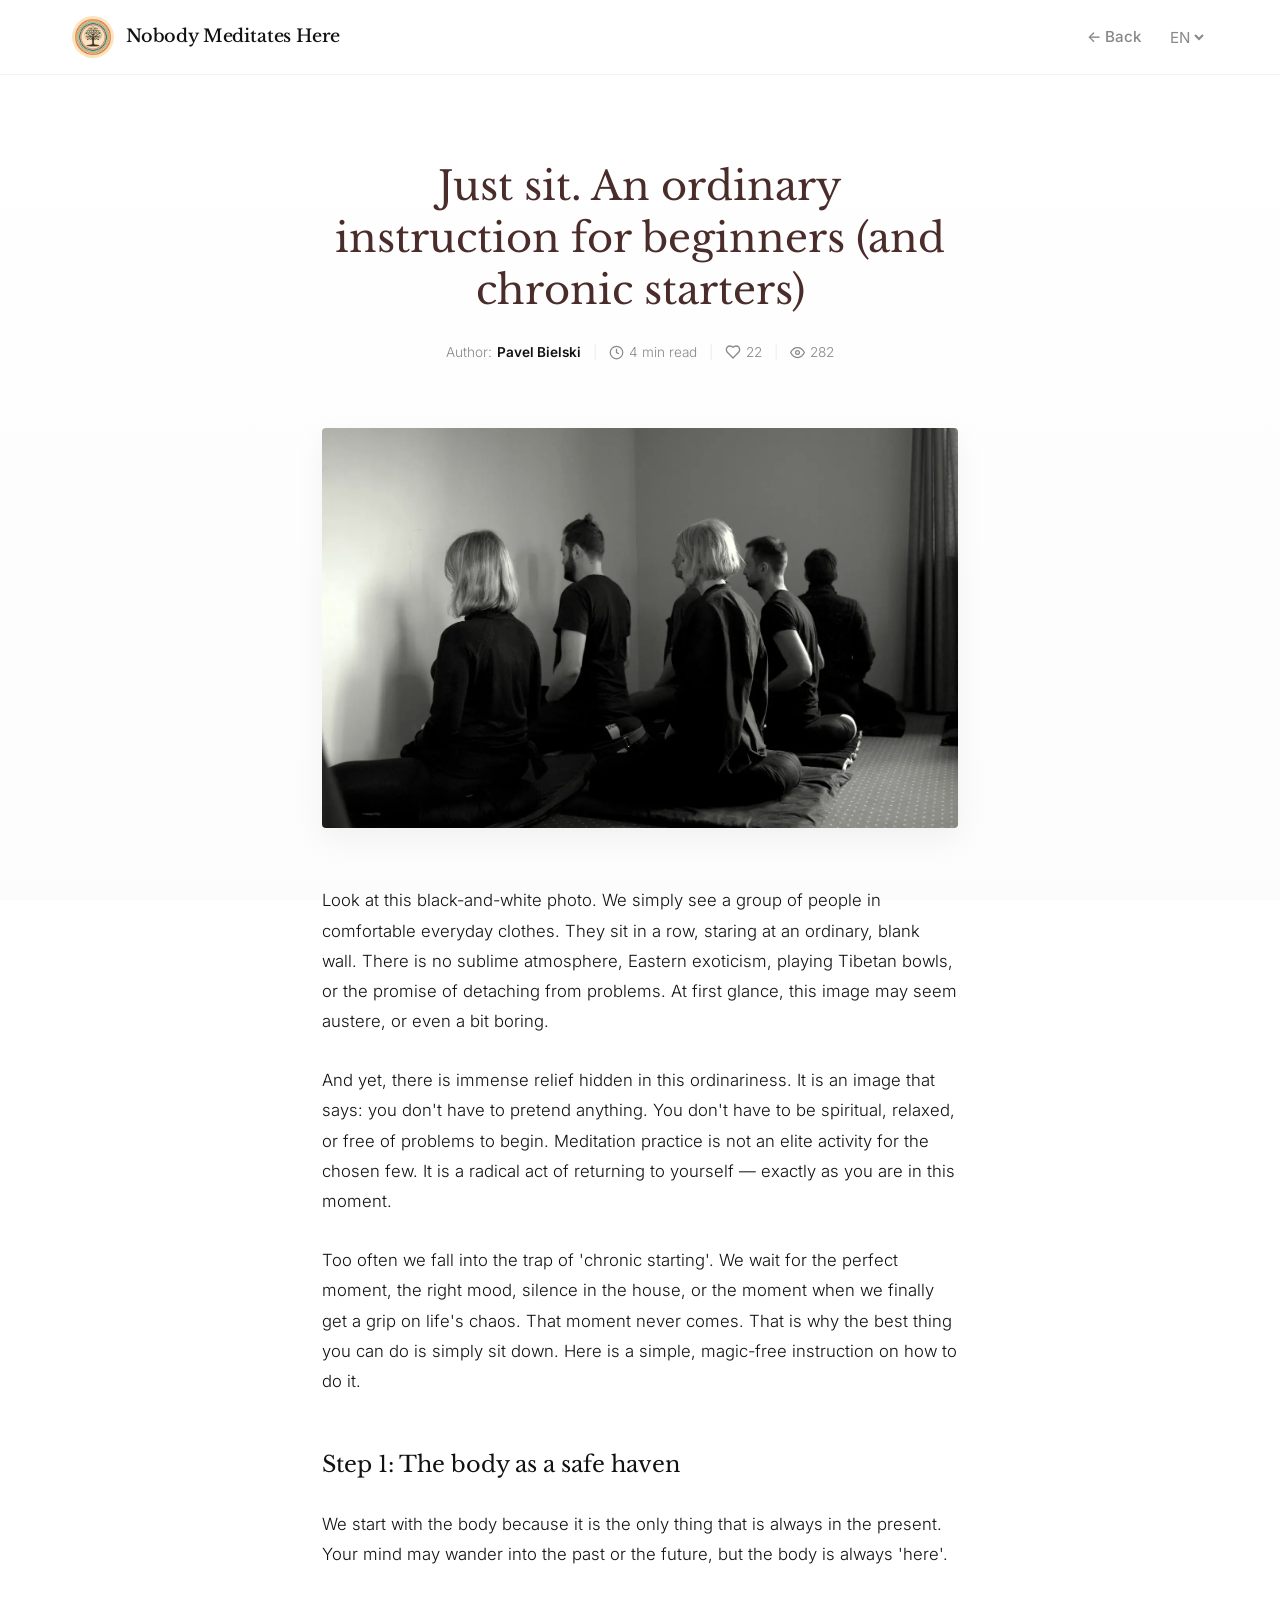
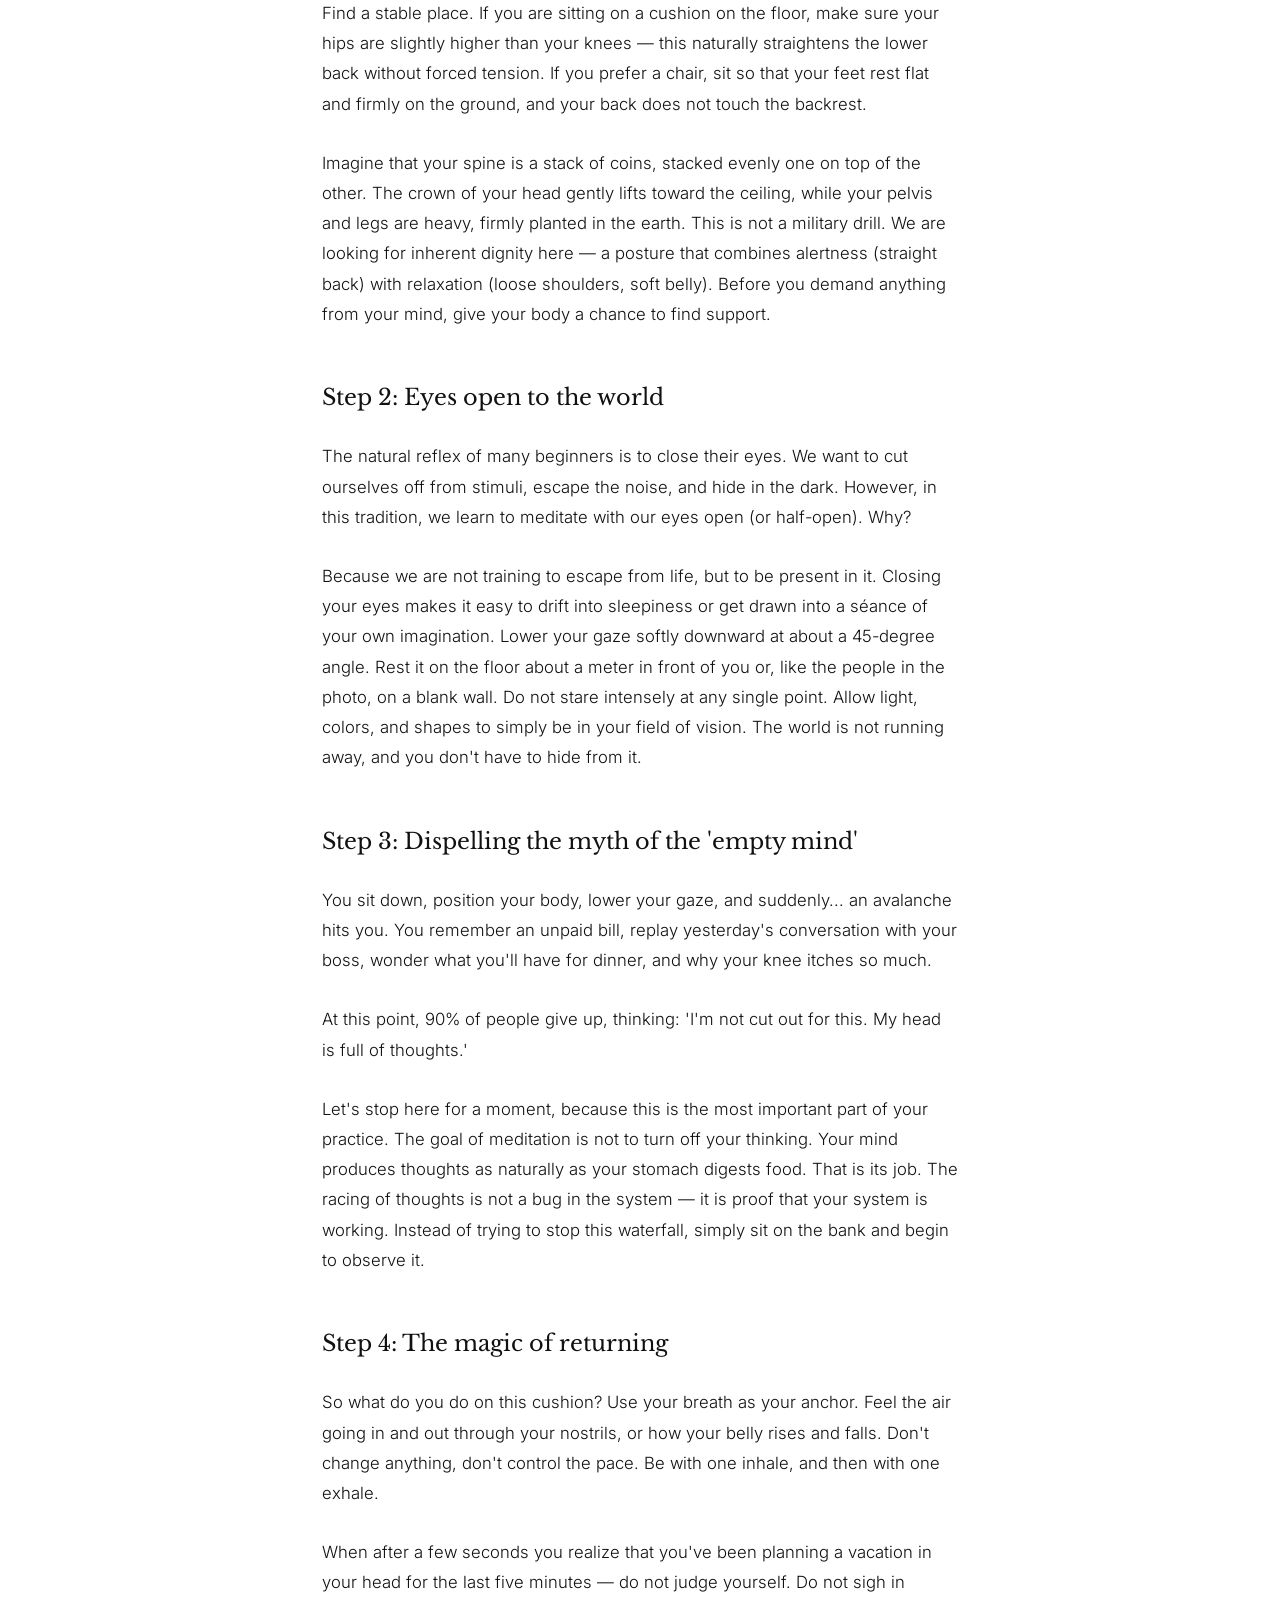
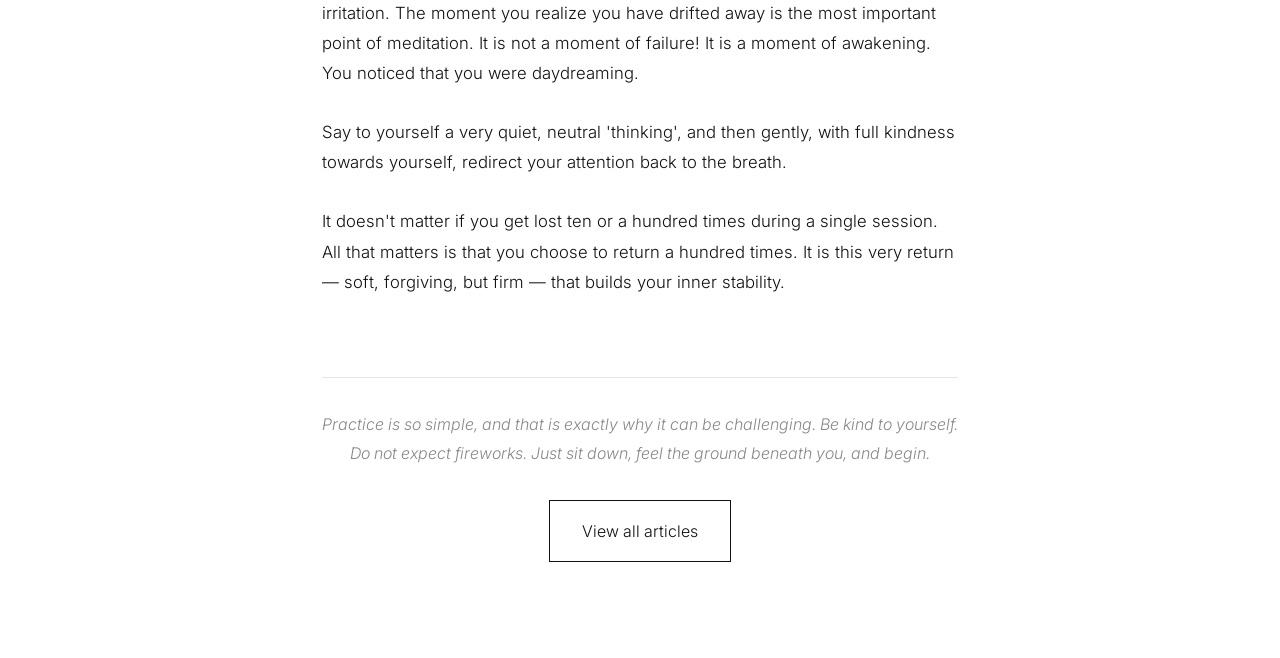
<file: article4.html>
<!DOCTYPE html>
<html lang="pl">
<head>
    <meta charset="UTF-8">
    <meta name="viewport" content="width=device-width, initial-scale=1.0, maximum-scale=5.0">
    <meta name="description" content="Just sit. An ordinary meditation instruction for beginners.">
    <title>Just Sit - Nobody Meditates Here</title>
    <link rel="icon" href="favicon.ico" sizes="any">
    <link rel="icon" type="image/png" sizes="32x32" href="favicon-32x32.png">
    <link rel="icon" type="image/png" sizes="16x16" href="favicon-16x16.png">
    <link rel="apple-touch-icon" href="apple-touch-icon.png">
    <link rel="preconnect" href="https://fonts.googleapis.com">
    <link rel="preconnect" href="https://fonts.gstatic.com" crossorigin>
    <link href="https://fonts.googleapis.com/css2?family=Libre+Baskerville:ital,wght@0,400;0,700;1,400&family=Inter:wght@300;400;500&display=swap" rel="stylesheet">
    
    <style>
        :root {
            --bg: #FFFFFF;
            --bg-light: #FAFAFA;
            --text: #111111;
            --accent: #888888;
            --bord: #4A2C2A; 
            --transition-fast: 0.3s ease;
        }

        * { margin: 0; padding: 0; box-sizing: border-box; }
        html { scroll-behavior: smooth; }
        body { 
            font-family: 'Inter', sans-serif; 
            background: var(--bg); 
            color: var(--text); 
            line-height: 1.8; 
            font-weight: 300; 
        }

        h1, h2, h3, h4 { font-family: 'Libre Baskerville', serif; font-weight: 400; }
        
        /* Ambient BG */
        .ambient-bg {
            position: fixed; top: 0; left: 0; width: 100vw; height: 100vh; z-index: -1;
            background: linear-gradient(to bottom, #FFFFFF, #FCFCFC);
        }

        /* Nav */
        nav { 
            position: fixed; top: 0; width: 100%; background: rgba(255, 255, 255, 0.85); 
            backdrop-filter: blur(12px); padding: 1rem 0; z-index: 100; border-bottom: 1px solid rgba(136, 136, 136, 0.1);
        }
        .nav-container { max-width: 1200px; margin: 0 auto; display: flex; justify-content: space-between; align-items: center; padding: 0 2rem; }
        
        /* LOGO W NAV + BRAND TEXT */
        .nav-logo-link {
            display: flex;
            align-items: center;
            text-decoration: none;
            gap: 12px; /* Odstęp między logo a napisem */
        }

        .nav-logo {
            height: 42px;
            width: 42px;
            border-radius: 50%;
            object-fit: cover;
            transition: transform var(--transition-fast);
        }

        /* Stylizacja napisu brandowego */
        .nav-brand-text {
            font-family: 'Libre Baskerville', sans-serif;
            font-weight: 500;
            font-size: 1.1rem;
            color: var(--text);
            letter-spacing: -0.01em;
            transition: color var(--transition-fast);
        }

        .nav-logo-link:hover .nav-logo {
            transform: scale(1.05);
        }
        
        .nav-logo-link:hover .nav-brand-text {
            color: var(--bord);
        }

        .nav-controls {
            display: flex;
            align-items: center;
            gap: 1.5rem;
        }
        
        nav a:not(.nav-logo-link) { color: var(--accent); text-decoration: none; font-size: 0.95rem; transition: color var(--transition-fast); }
        nav a:not(.nav-logo-link):hover { color: var(--bord); }
        
        .back-link { font-weight: 500; display: inline-flex; align-items: center; gap: 0.5rem; }

        .lang-switch select { 
            background: transparent; border: 1px solid transparent; color: var(--accent); font-family: inherit; font-size: 0.95rem; cursor: pointer; outline: none;
        }

        /* Article Layout */
        .article-container {
            max-width: 700px;
            margin: 10rem auto 6rem auto;
            padding: 0 2rem;
        }

        .article-header { text-align: center; margin-bottom: 4rem; }
        .article-header h1 { font-size: 2.5rem; color: var(--bord); line-height: 1.3; margin-bottom: 1.5rem; }

        /* ==========================================================================
           MODERN HEADER META (Author, Time, Likes, Views)
           ========================================================================== */
        .article-meta {
            display: flex;
            justify-content: center;
            align-items: center;
            gap: 12px;
            flex-wrap: wrap;
            font-size: 0.85rem;
            color: var(--accent);
            margin-top: 1.5rem;
        }

        .author-name {
            font-weight: 600;
            color: var(--text);
        }

        .meta-item {
            display: flex;
            align-items: center;
            gap: 5px;
        }

        .meta-sep {
            opacity: 0.2;
            font-weight: 300;
        }

        /* CZYSTE SERDUSZKO CSS */
        .meta-stat-btn {
            background: none;
            border: none;
            color: inherit;
            font: inherit;
            cursor: pointer;
            display: flex;
            align-items: center;
            gap: 5px;
            transition: color 0.3s ease;
            padding: 0;
            outline: none;
        }

        .meta-stat-btn:hover { color: var(--bord); }
        .meta-stat-btn.active { color: #e74c3c; }
        .meta-stat-btn.active svg { fill: #e74c3c; stroke: #e74c3c; }

        .meta-stat-btn svg {
            width: 16px;
            height: 16px;
            fill: none;
            stroke: currentColor;
            stroke-width: 2;
            transition: all 0.3s ease;
        }

        .meta-item svg {
            width: 15px;
            height: 15px;
            stroke-width: 2;
        }

        .article-content p { margin-bottom: 1.8rem; font-size: 1.05rem; }
        .article-content h2, 
        .article-content h3 { 
            font-size: 1.4rem; 
            color: var(--text); 
            margin: 3rem 0 1.5rem 0; 
        }

        .article-footer {
            margin-top: 5rem; padding-top: 2rem; border-top: 1px solid rgba(136,136,136,0.2); text-align: center;
        }

        .btn {
            display: inline-block; border: 1px solid var(--text); color: var(--text); padding: 1rem 2rem; text-decoration: none; transition: all 0.3s;
        }
        .btn:hover { background: var(--text); color: var(--bg); }

        @media (max-width: 768px) {
            .article-header h1 { font-size: 1.8rem; }
            .article-container { margin-top: 8rem; }
            .nav-container { padding: 0 1.5rem; }
        }

        /* Responsywność dla paska nawigacji */
        @media (max-width: 480px) {
            .nav-brand-text {
                display: none; /* Chowamy napis na telefonach, by nie blokował nav-controls */
            }
            .nav-container {
                justify-content: space-between;
            }
        }
    </style>
</head>
<body>

    <div class="ambient-bg"></div>

    <nav>
        <div class="nav-container">
            <a href="index.html" class="nav-logo-link" aria-label="Go to Home">
                <img src="logo.webp" alt="Nobody Meditates Here" class="nav-logo">
                <span class="nav-brand-text">Nobody Meditates Here</span>
            </a>
            
            <div class="nav-controls">
                <a href="index.html#articles" class="back-link tr" data-en="&larr; Back" data-pl="&larr; Wróć" data-ru="&larr; Назад">&larr; Wróć</a>
                <div class="lang-switch">
                    <select id="langSelect" aria-label="Select language">
                        <option value="en">EN</option>
                        <option value="pl" selected>PL</option>
                        <option value="ru">RU</option>
                    </select>
                </div>
            </div>
        </div>
    </nav>

    <main class="article-container">
        <header class="article-header">
            <h1 class="tr" 
                data-en="Just sit. An ordinary instruction for beginners (and chronic starters)" 
                data-pl="Po prostu usiądź. Zwyczajna instrukcja dla początkujących (i wiecznie zaczynających)" 
                data-ru="Просто сядь. Обычная инструкция для начинающих (и вечно начинающих)">
                Po prostu usiądź. Zwyczajna instrukcja dla początkujących (i wiecznie zaczynających)
            </h1>
            
            <div class="article-meta">
                <span class="meta-item">
                    <span class="tr" data-en="Author: " data-pl="Autor: " data-ru="Автор: ">Autor: </span>
                    <span class="author-name">Pavel Bielski</span>
                </span>
                
                <span class="meta-sep">|</span>
                
                <span class="meta-item">
                    <svg viewBox="0 0 24 24" fill="none" stroke="currentColor"><circle cx="12" cy="12" r="10"></circle><polyline points="12 6 12 12 16 14"></polyline></svg>
                    <span class="tr" data-en="4 min read" data-pl="4 min czytania" data-ru="4 мин чтения">4 min czytania</span>
                </span>

                <span class="meta-sep">|</span>

                <button class="meta-stat-btn" id="likeBtn" onclick="toggleLike()">
                    <svg viewBox="0 0 24 24" fill="none" stroke="currentColor" stroke-width="2" stroke-linecap="round" stroke-linejoin="round">
                        <path d="M19 14c1.49-1.46 3-3.21 3-5.5A5.5 5.5 0 0 0 16.5 3c-1.76 0-3 .5-4.5 2-1.5-1.5-2.74-2-4.5-2A5.5 5.5 0 0 0 2 8.5c0 2.3 1.5 4.05 3 5.5l7 7Z"/>
                    </svg>
                    <span id="likeCount">22</span>
                </button>

                <span class="meta-sep">|</span>

                <span class="meta-item">
                    <svg viewBox="0 0 24 24" fill="none" stroke="currentColor"><path d="M1 12s4-8 11-8 11 8 11 8-4 8-11 8-11-8-11-8z"></path><circle cx="12" cy="12" r="3"></circle></svg>
                    <span id="viewCount">281</span>
                </span>
            </div>
        </header>

        <img src="article4.webp" alt="People sitting in meditation facing a blank wall" style="width: 100%; height: auto; max-height: 400px; object-fit: cover; border-radius: 4px; margin-bottom: 3rem; filter: grayscale(10%); box-shadow: 0 10px 30px rgba(0,0,0,0.05);">

        <article class="article-content">
            <p class="tr" 
               data-en="Look at this black-and-white photo. We simply see a group of people in comfortable everyday clothes. They sit in a row, staring at an ordinary, blank wall. There is no sublime atmosphere, Eastern exoticism, playing Tibetan bowls, or the promise of detaching from problems. At first glance, this image may seem austere, or even a bit boring." 
               data-pl="Spójrz na to czarno-białe zdjęcie. Widzimy na nim po prostu grupę ludzi w codziennych, wygodnych ubraniach. Siedzą w rzędzie, wpatrzeni w zwykłą, pustą ścianę. Nie ma tu wzniosłej atmosfery, wschodniej egzotyki, grających mis tybetańskich ani obietnicy oderwania się od problemów. Na pierwszy rzut oka ten obraz może wydawać się surowy, a nawet odrobinę nudny." 
               data-ru="Посмотри на эту черно-белую фотографию. Мы просто видим группу людей в удобной повседневной одежде. Они сидят в ряд, глядя на обычную, пустую стену. Здесь нет возвышенной атмосферы, восточной экзотики, играющих тибетских чаш или обещания оторваться от проблем. На первый взгляд эта картина может показаться суровой и даже немного скучной.">
               Spójrz na to czarno-białe zdjęcie. Widzimy na nim po prostu grupę ludzi w codziennych, wygodnych ubraniach. Siedzą w rzędzie, wpatrzeni w zwykłą, pustą ścianę. Nie ma tu wzniosłej atmosfery, wschodniej egzotyki, grających mis tybetańskich ani obietnicy oderwania się od problemów. Na pierwszy rzut oka ten obraz może wydawać się surowy, a nawet odrobinę nudny.
            </p>

            <p class="tr" 
               data-en="And yet, there is immense relief hidden in this ordinariness. It is an image that says: you don't have to pretend anything. You don't have to be spiritual, relaxed, or free of problems to begin. Meditation practice is not an elite activity for the chosen few. It is a radical act of returning to yourself — exactly as you are in this moment." 
               data-pl="A jednak, w tej zwyczajności kryje się ogromna ulga. To obraz, który mówi: nie musisz niczego udawać. Nie musisz być uduchowiony, zrelaksowany ani wolny od problemów, żeby zacząć. Praktyka medytacji to nie jest elitarne zajęcie dla wybranych. To radykalny akt powrotu do samego siebie – dokładnie takiego, jakim w tym momencie jesteś." 
               data-ru="И все же в этой обыденности скрыто огромное облегчение. Это образ, который говорит: тебе не нужно ничего изображать. Тебе не обязательно быть одухотворенным, расслабленным или свободным от проблем, чтобы начать. Практика медитации — это не элитное занятие для избранных. Это радикальный акт возвращения к самому себе — именно такому, какой ты есть в данный момент.">
               A jednak, w tej zwyczajności kryje się ogromna ulga. To obraz, który mówi: nie musisz niczego udawać. Nie musisz być uduchowiony, zrelaksowany ani wolny od problemów, żeby zacząć. Praktyka medytacji to nie jest elitarne zajęcie dla wybranych. To radykalny akt powrotu do samego siebie – dokładnie takiego, jakim w tym momencie jesteś.
            </p>

            <p class="tr" 
               data-en="Too often we fall into the trap of 'chronic starting'. We wait for the perfect moment, the right mood, silence in the house, or the moment when we finally get a grip on life's chaos. That moment never comes. That is why the best thing you can do is simply sit down. Here is a simple, magic-free instruction on how to do it." 
               data-pl="Zbyt często wpadamy w pułapkę „wiecznego zaczynania”. Czekamy na idealny moment, odpowiedni nastrój, ciszę w domu albo chwilę, kiedy wreszcie ogarniemy życiowy chaos. Ten moment nigdy nie nadchodzi. Dlatego najlepsze, co możesz zrobić, to po prostu usiąść. Oto prosta, pozbawiona magii instrukcja, jak to zrobić." 
               data-ru="Слишком часто мы попадаем в ловушку «вечного начинания». Мы ждем идеального момента, подходящего настроения, тишины в доме или момента, когда наконец справимся с жизненным хаосом. Этот момент никогда не наступает. Поэтому лучшее, что ты можешь сделать, — это просто сесть. Вот простая, лишенная магии инструкция, как это сделать.">
               Zbyt często wpadamy w pułapkę „wiecznego zaczynania”. Czekamy na idealny moment, odpowiedni nastrój, ciszę w domu albo chwilę, kiedy wreszcie ogarniemy życiowy chaos. Ten moment nigdy nie nadchodzi. Dlatego najlepsze, co możesz zrobić, to po prostu usiąść. Oto prosta, pozbawiona magii instrukcja, jak to zrobić.
            </p>

            <h2 class="tr" data-en="Step 1: The body as a safe haven" data-pl="Krok 1: Ciało jako bezpieczna przystań" data-ru="Шаг 1: Тело как безопасная гавань">Krok 1: Ciało jako bezpieczna przystań</h2>

            <p class="tr" 
               data-en="We start with the body because it is the only thing that is always in the present. Your mind may wander into the past or the future, but the body is always 'here'." 
               data-pl="Zaczynamy od ciała, bo to jedyna rzecz, która zawsze znajduje się w teraźniejszości. Twój umysł może wędrować w przeszłość lub przyszłość, ale ciało zawsze jest „tutaj”." 
               data-ru="Мы начинаем с тела, потому что это единственная вещь, которая всегда находится в настоящем. Твой ум может блуждать в прошлом или будущем, но тело всегда «здесь».">
               Zaczynamy od ciała, bo to jedyna rzecz, która zawsze znajduje się w teraźniejszości. Twój umysł może wędrować w przeszłość lub przyszłość, ale ciało zawsze jest „tutaj”.
            </p>

            <p class="tr" 
               data-en="Find a stable place. If you are sitting on a cushion on the floor, make sure your hips are slightly higher than your knees — this naturally straightens the lower back without forced tension. If you prefer a chair, sit so that your feet rest flat and firmly on the ground, and your back does not touch the backrest." 
               data-pl="Znajdź stabilne miejsce. Jeśli siedzisz na poduszce na podłodze, zadbaj o to, by Twoje biodra znajdowały się nieco wyżej niż kolana – to naturalnie wyprostuje dół pleców bez siłowego napięcia. Jeśli wolisz krzesło, usiądź tak, by stopy płasko i pewnie opierały się na ziemi, a plecy nie dotykały oparcia." 
               data-ru="Найди устойчивое место. Если ты сидишь на подушке на полу, убедись, что твои бедра находятся немного выше колен — это естественно выпрямит поясницу без силового напряжения. Если предпочитаешь стул, сядь так, чтобы ноги ровно и уверенно опирались на землю, а спина не касалась спинки.">
               Znajdź stabilne miejsce. Jeśli siedzisz na poduszce na podłodze, zadbaj o to, by Twoje biodra znajdowały się nieco wyżej niż kolana – to naturalnie wyprostuje dół pleców bez siłowego napięcia. Jeśli wolisz krzesło, usiądź tak, by stopy płasko i pewnie opierały się na ziemi, a plecy nie dotykały oparcia.
            </p>

            <p class="tr" 
               data-en="Imagine that your spine is a stack of coins, stacked evenly one on top of the other. The crown of your head gently lifts toward the ceiling, while your pelvis and legs are heavy, firmly planted in the earth. This is not a military drill. We are looking for inherent dignity here — a posture that combines alertness (straight back) with relaxation (loose shoulders, soft belly). Before you demand anything from your mind, give your body a chance to find support." 
               data-pl="Wyobraź sobie, że Twój kręgosłup to stos monet, ułożonych równo jedna na drugiej. Czubek głowy delikatnie unosi się ku sufitowi, podczas gdy miednica i nogi są ciężkie, stabilnie osadzone w ziemi. To nie jest wojskowa musztra. Szukamy tu wrodzonej godności – postawy, która łączy w sobie czujność (prostota pleców) z relaksem (luźne ramiona, miękki brzuch). Zanim zaczniesz wymagać czegokolwiek od swojego umysłu, daj swojemu ciału szansę na znalezienie oparcia." 
               data-ru="Представь, что твой позвоночник — это стопка монет, ровно сложенных одна на другую. Макушка головы мягко тянется к потолку, в то время как таз и ноги тяжелые, прочно укоренены в земле. Это не военная муштра. Мы ищем здесь врожденное достоинство — позу, которая сочетает в себе бдительность (прямая спина) с расслаблением (свободные плечи, мягкий живот). Прежде чем требовать чего-либо от своего ума, дай своему телу шанс найти опору.">
               Wyobraź sobie, że Twój kręgosłup to stos monet, ułożonych równo jedna na drugiej. Czubek głowy delikatnie unosi się ku sufitowi, podczas gdy miednica i nogi są ciężkie, stabilnie osadzone w ziemi. To nie jest wojskowa musztra. Szukamy tu wrodzonej godności – postawy, która łączy w sobie czujność (prostota pleców) z relaksem (luźne ramiona, miękki brzuch). Zanim zaczniesz wymagać czegokolwiek od swojego umysłu, daj swojemu ciału szansę na znalezienie oparcia.
            </p>

            <h2 class="tr" data-en="Step 2: Eyes open to the world" data-pl="Krok 2: Oczy otwarte na świat" data-ru="Шаг 2: Глаза открыты миру">Krok 2: Oczy otwarte na świat</h2>

            <p class="tr" 
               data-en="The natural reflex of many beginners is to close their eyes. We want to cut ourselves off from stimuli, escape the noise, and hide in the dark. However, in this tradition, we learn to meditate with our eyes open (or half-open). Why?" 
               data-pl="Naturalnym odruchem wielu początkujących jest zamykanie oczu. Chcemy odciąć się od bodźców, uciec od hałasu i schować się w ciemności. Jednak w tej tradycji uczymy się medytować z otwartymi (lub półotwartymi) oczami. Dlaczego?" 
               data-ru="Естественный рефлекс многих начинающих — закрыть глаза. Мы хотим отгородиться от раздражителей, убежать от шума и спрятаться в темноте. Однако в этой традиции мы учимся медитировать с открытыми (или полуоткрытыми) глазами. Почему?">
               Naturalnym odruchem wielu początkujących jest zamykanie oczu. Chcemy odciąć się od bodźców, uciec od hałasu i schować się w ciemności. Jednak w tej tradycji uczymy się medytować z otwartymi (lub półotwartymi) oczami. Dlaczego?
            </p>

            <p class="tr" 
               data-en="Because we are not training to escape from life, but to be present in it. Closing your eyes makes it easy to drift into sleepiness or get drawn into a séance of your own imagination. Lower your gaze softly downward at about a 45-degree angle. Rest it on the floor about a meter in front of you or, like the people in the photo, on a blank wall. Do not stare intensely at any single point. Allow light, colors, and shapes to simply be in your field of vision. The world is not running away, and you don't have to hide from it." 
               data-pl="Ponieważ nie trenujemy ucieczki od życia, ale obecność w nim. Zamykając oczy, łatwo odpłynąć w senność lub wciągnąć się w seans własnych wyobrażeń. Opuść wzrok miękko w dół, pod kątem około 45 stopni. Oprzyj go na podłodze około metr przed sobą lub, jak ludzie na zdjęciu, na pustej ścianie. Nie wpatruj się intensywnie w żaden punkt. Pozwól, by światło, kolory i kształty po prostu były w Twoim polu widzenia. Świat nigdzie nie ucieka, a Ty nie musisz się przed nim chować." 
               data-ru="Потому что мы тренируемся не убегать от жизни, а присутствовать в ней. Закрыв глаза, легко впасть в сонливость или втянуться в сеанс собственных фантазий. Мягко опусти взгляд вниз, примерно под углом 45 градусов. Обопри его на пол примерно в метре перед собой или, как люди на фотографии, на пустую стену. Не смотри пристально ни в одну точку. Позволь свету, цветам и формам просто быть в твоем поле зрения. Мир никуда не убегает, и тебе не нужно от него прятаться.">
               Ponieważ nie trenujemy ucieczki od życia, ale obecność w nim. Zamykając oczy, łatwo odpłynąć w senność lub wciągnąć się w seans własnych wyobrażeń. Opuść wzrok miękko w dół, pod kątem około 45 stopni. Oprzyj go na podłodze około metr przed sobą lub, jak ludzie na zdjęciu, na pustej ścianie. Nie wpatruj się intensywnie w żaden punkt. Pozwól, by światło, kolory i kształty po prostu były w Twoim polu widzenia. Świat nigdzie nie ucieka, a Ty nie musisz się przed nim chować.
            </p>

            <h2 class="tr" data-en="Step 3: Dispelling the myth of the 'empty mind'" data-pl="Krok 3: Rozprawienie się z mitem „pustej głowy”" data-ru="Шаг 3: Развенчание мифа о «пустой голове»">Krok 3: Rozprawienie się z mitem „pustej głowy”</h2>

            <p class="tr" 
               data-en="You sit down, position your body, lower your gaze, and suddenly... an avalanche hits you. You remember an unpaid bill, replay yesterday's conversation with your boss, wonder what you'll have for dinner, and why your knee itches so much." 
               data-pl="Siadasz, układasz ciało, opuszczasz wzrok i nagle... uderza w Ciebie lawina. Przypominasz sobie o niezapłaconym rachunku, odtwarzasz wczorajszą rozmowę z szefem, zastanawiasz się, co zjesz na kolację i dlaczego tak bardzo swędzi Cię kolano." 
               data-ru="Ты садишься, устраиваешь тело, опускаешь взгляд, и вдруг... на тебя обрушивается лавина. Ты вспоминаешь о неоплаченном счете, прокручиваешь вчерашний разговор с начальником, думаешь о том, что съесть на ужин, и почему так сильно чешется колено.">
               Siadasz, układasz ciało, opuszczasz wzrok i nagle... uderza w Ciebie lawina. Przypominasz sobie o niezapłaconym rachunku, odtwarzasz wczorajszą rozmowę z szefem, zastanawiasz się, co zjesz na kolację i dlaczego tak bardzo swędzi Cię kolano.
            </p>

            <p class="tr" 
               data-en="At this point, 90% of people give up, thinking: 'I'm not cut out for this. My head is full of thoughts.'" 
               data-pl="W tym momencie 90% ludzi się poddaje, myśląc: „Nie nadaję się do tego. Moja głowa jest pełna myśli”." 
               data-ru="В этот момент 90% людей сдаются, думая: «Я для этого не гожусь. Моя голова полна мыслей».">
               W tym momencie 90% ludzi się poddaje, myśląc: „Nie nadaję się do tego. Moja głowa jest pełna myśli”.
            </p>

            <p class="tr" 
               data-en="Let's stop here for a moment, because this is the most important part of your practice. The goal of meditation is not to turn off your thinking. Your mind produces thoughts as naturally as your stomach digests food. That is its job. The racing of thoughts is not a bug in the system — it is proof that your system is working. Instead of trying to stop this waterfall, simply sit on the bank and begin to observe it." 
               data-pl="Zatrzymajmy się tu na chwilę, bo to najważniejszy moment Twojej praktyki. Celem medytacji nie jest wyłączenie myślenia. Twój umysł produkuje myśli z taką samą naturalnością, z jaką żołądek trawi jedzenie. To jego praca. Gonitwa myśli nie jest błędem w systemie – jest dowodem na to, że Twój system działa. Zamiast próbować zatrzymać ten wodospad, po prostu usiądź na brzegu i zacznij go obserwować." 
               data-ru="Давай остановимся здесь на мгновение, потому что это самый важный момент твоей практики. Цель медитации не в том, чтобы отключить мышление. Твой ум производит мысли так же естественно, как желудок переваривает пищу. Это его работа. Скачка мыслей — это не ошибка в системе, это доказательство того, что твоя система работает. Вместо того чтобы пытаться остановить этот водопад, просто сядь на берегу и начни наблюдать за ним.">
               Zatrzymajmy się tu na chwilę, bo to najważniejszy moment Twojej praktyki. Celem medytacji nie jest wyłączenie myślenia. Twój umysł produkuje myśli z taką samą naturalnością, z jaką żołądek trawi jedzenie. To jego praca. Gonitwa myśli nie jest błędem w systemie – jest dowodem na to, że Twój system działa. Zamiast próbować zatrzymać ten wodospad, po prostu usiądź na brzegu i zacznij go obserwować.
            </p>

            <h2 class="tr" data-en="Step 4: The magic of returning" data-pl="Krok 4: Magia powrotu" data-ru="Шаг 4: Магия возвращения">Krok 4: Magia powrotu</h2>

            <p class="tr" 
               data-en="So what do you do on this cushion? Use your breath as your anchor. Feel the air going in and out through your nostrils, or how your belly rises and falls. Don't change anything, don't control the pace. Be with one inhale, and then with one exhale." 
               data-pl="Co więc robić na tej poduszce? Użyj oddechu jako swojej kotwicy. Poczuj, jak powietrze wchodzi i wychodzi przez nozdrza, albo jak unosi i opuszcza się Twój brzuch. Nic nie zmieniaj, nie kontroluj tempa. Bądź z jednym wdechem, a potem z jednym wydechem." 
               data-ru="Так что же делать на этой подушке? Используй дыхание как свой якорь. Почувствуй, как воздух входит и выходит через ноздри, или как поднимается и опускается твой живот. Ничего не меняй, не контролируй темп. Будь с одним вдохом, а затем с одним выдохом.">
               Co więc robić na tej poduszce? Użyj oddechu jako swojej kotwicy. Poczuj, jak powietrze wchodzi i wychodzi przez nozdrza, albo jak unosi i opuszcza się Twój brzuch. Nic nie zmieniaj, nie kontroluj tempa. Bądź z jednym wdechem, a potem z jednym wydechem.
            </p>

            <p class="tr" 
               data-en="When after a few seconds you realize that you've been planning a vacation in your head for the last five minutes — do not judge yourself. Do not sigh in irritation. The moment you realize you have drifted away is the most important point of meditation. It is not a moment of failure! It is a moment of awakening. You noticed that you were daydreaming." 
               data-pl="Gdy po kilku sekundach zorientujesz się, że od pięciu minut planujesz w głowie wakacje – nie oceniaj się. Nie wzdychaj z irytacją. Moment, w którym orientujesz się, że odpłynąłeś, jest najważniejszym punktem medytacji. To nie jest moment porażki! To moment przebudzenia. Zauważyłeś, że śniłeś na jawie." 
               data-ru="Когда через несколько секунд ты понимаешь, что последние пять минут планируешь отпуск в своей голове — не осуждай себя. Не вздыхай с раздражением. Момент, когда ты понимаешь, что отвлекся, — самый важный пункт медитации. Это не момент поражения! Это момент пробуждения. Ты заметил, что мечтал наяву.">
               Gdy po kilku sekundach zorientujesz się, że od pięciu minut planujesz w głowie wakacje – nie oceniaj się. Nie wzdychaj z irytacją. Moment, w którym orientujesz się, że odpłynąłeś, jest najważniejszym punktem medytacji. To nie jest moment porażki! To moment przebudzenia. Zauważyłeś, że śniłeś na jawie.
            </p>

            <p class="tr" 
               data-en="Say to yourself a very quiet, neutral 'thinking', and then gently, with full kindness towards yourself, redirect your attention back to the breath." 
               data-pl="Powiedz sobie w duchu bardzo ciche, neutralne „myślenie”, a następnie łagodnie, z pełną życzliwością dla samego siebie, skieruj uwagę z powrotem na oddech." 
               data-ru="Скажи себе мысленно очень тихое, нейтральное «мышление», а затем мягко, с полной доброжелательностью к самому себе, направь внимание обратно на дыхание.">
               Powiedz sobie w duchu bardzo ciche, neutralne „myślenie”, a następnie łagodnie, z pełną życzliwością dla samego siebie, skieruj uwagę z powrotem na oddech.
            </p>

            <p class="tr" 
               data-en="It doesn't matter if you get lost ten or a hundred times during a single session. All that matters is that you choose to return a hundred times. It is this very return — soft, forgiving, but firm — that builds your inner stability." 
               data-pl="Nieważne, czy zgubisz się dziesięć, czy sto razy podczas jednej sesji. Liczy się tylko to, że sto razy zdecydujesz się wrócić. To właśnie ten powrót – miękki, wyrozumiały, ale stanowczy – buduje Twoją wewnętrzną stabilność." 
               data-ru="Неважно, потеряешься ли ты десять или сто раз за одну сессию. Важно лишь то, что ты сто раз решишь вернуться. Именно это возвращение — мягкое, снисходительное, но твердое — строит твою внутреннюю стабильность.">
               Nieważne, czy zgubisz się dziesięć, czy sto razy podczas jednej sesji. Liczy się tylko to, że sto razy zdecydujesz się wrócić. To właśnie ten powrót – miękki, wyrozumiały, ale stanowczy – buduje Twoją wewnętrzną stabilność.
            </p>
        </article>

        <div class="article-footer">
            <p class="tr" style="font-style: italic; color: var(--accent); margin-bottom: 2rem;" 
               data-en="Practice is so simple, and that is exactly why it can be challenging. Be kind to yourself. Do not expect fireworks. Just sit down, feel the ground beneath you, and begin." 
               data-pl="Praktyka jest tak prosta i właśnie dlatego bywa wyzwaniem. Bądź dla siebie dobry. Nie oczekuj fajerwerków. Po prostu usiądź, poczuj grunt pod sobą i zacznij." 
               data-ru="Практика так проста, и именно поэтому она бывает сложной. Будь добр к себе. Не ожидай фейерверков. Просто сядь, почувствуй землю под собой и начни.">
               Praktyka jest tak prosta i właśnie dlatego bywa wyzwaniem. Bądź dla siebie dobry. Nie oczekuj fajerwerków. Po prostu usiądź, poczuj grunt pod sobą i zacznij.
            </p>
            <a href="index.html#articles" class="btn tr" data-en="View all articles" data-pl="Zobacz wszystkie artykuły" data-ru="Смотреть все статьи">Zobacz wszystkie artykuły</a>
        </div>
    </main>

    <script>
        /* =============================================================
           SYSTEM STATYSTYK I TŁUMACZEŃ - FIXED VERSION (v5)
           ============================================================= */

        const path = window.location.pathname;

        // Reset pamięci dla article4
        const storageKeyLike = 'liked_v5_' + path;
        const storageKeyViews = 'views_v5_' + path;

        const langSelect = document.getElementById('langSelect');
        const elementsToTranslate = document.querySelectorAll('.tr');

        function changeLanguage(lang) {
            elementsToTranslate.forEach(el => { 
                if (el.dataset[lang]) el.innerText = el.dataset[lang]; 
            });
            document.documentElement.lang = lang;
            langSelect.value = lang;
            localStorage.setItem('preferredLang', lang);
        }

        function toggleLike() {
            const btn = document.getElementById('likeBtn');
            const countEl = document.getElementById('likeCount');
            let currentLikes = parseInt(countEl.innerText);

            if (!btn.classList.contains('active')) {
                btn.classList.add('active');
                currentLikes++;
                localStorage.setItem(storageKeyLike, 'true');
            } else {
                btn.classList.remove('active');
                currentLikes--;
                localStorage.removeItem(storageKeyLike);
            }
            countEl.innerText = currentLikes;
        }

        function initStats() {
            const viewEl = document.getElementById('viewCount');
            const likeEl = document.getElementById('likeCount');
            const likeBtn = document.getElementById('likeBtn');

            // A. Przywróć polubienie
            if (localStorage.getItem(storageKeyLike)) {
                likeBtn.classList.add('active');
                likeEl.innerText = (parseInt(likeEl.innerText) + 1).toString();
            }

            // B. Logika Wyświetleń - Prosta inkrementacja
            let savedViews = localStorage.getItem(storageKeyViews);
            let currentViews;

            if (!savedViews) {
                // Jeśli pierwszy raz, weź z HTML (np. 281) i dodaj 1
                currentViews = parseInt(viewEl.innerText.replace(/\s/g, '')) + 1;
            } else {
                currentViews = parseInt(savedViews) + 1;
            }

            localStorage.setItem(storageKeyViews, currentViews);
            viewEl.innerText = currentViews.toLocaleString();
        }

        document.addEventListener("DOMContentLoaded", () => {
            let savedLang = localStorage.getItem('preferredLang');
            if (!savedLang) {
                const userLangFull = navigator.language || navigator.userLanguage || "en";
                savedLang = userLangFull.toLowerCase().substring(0, 2);
                if (!['pl', 'ru', 'en'].includes(savedLang)) savedLang = 'en';
            }
            changeLanguage(savedLang);
            initStats();
        });

        langSelect.addEventListener('change', (e) => {
            changeLanguage(e.target.value);
        });
    </script>
</body>
</html>
</file>
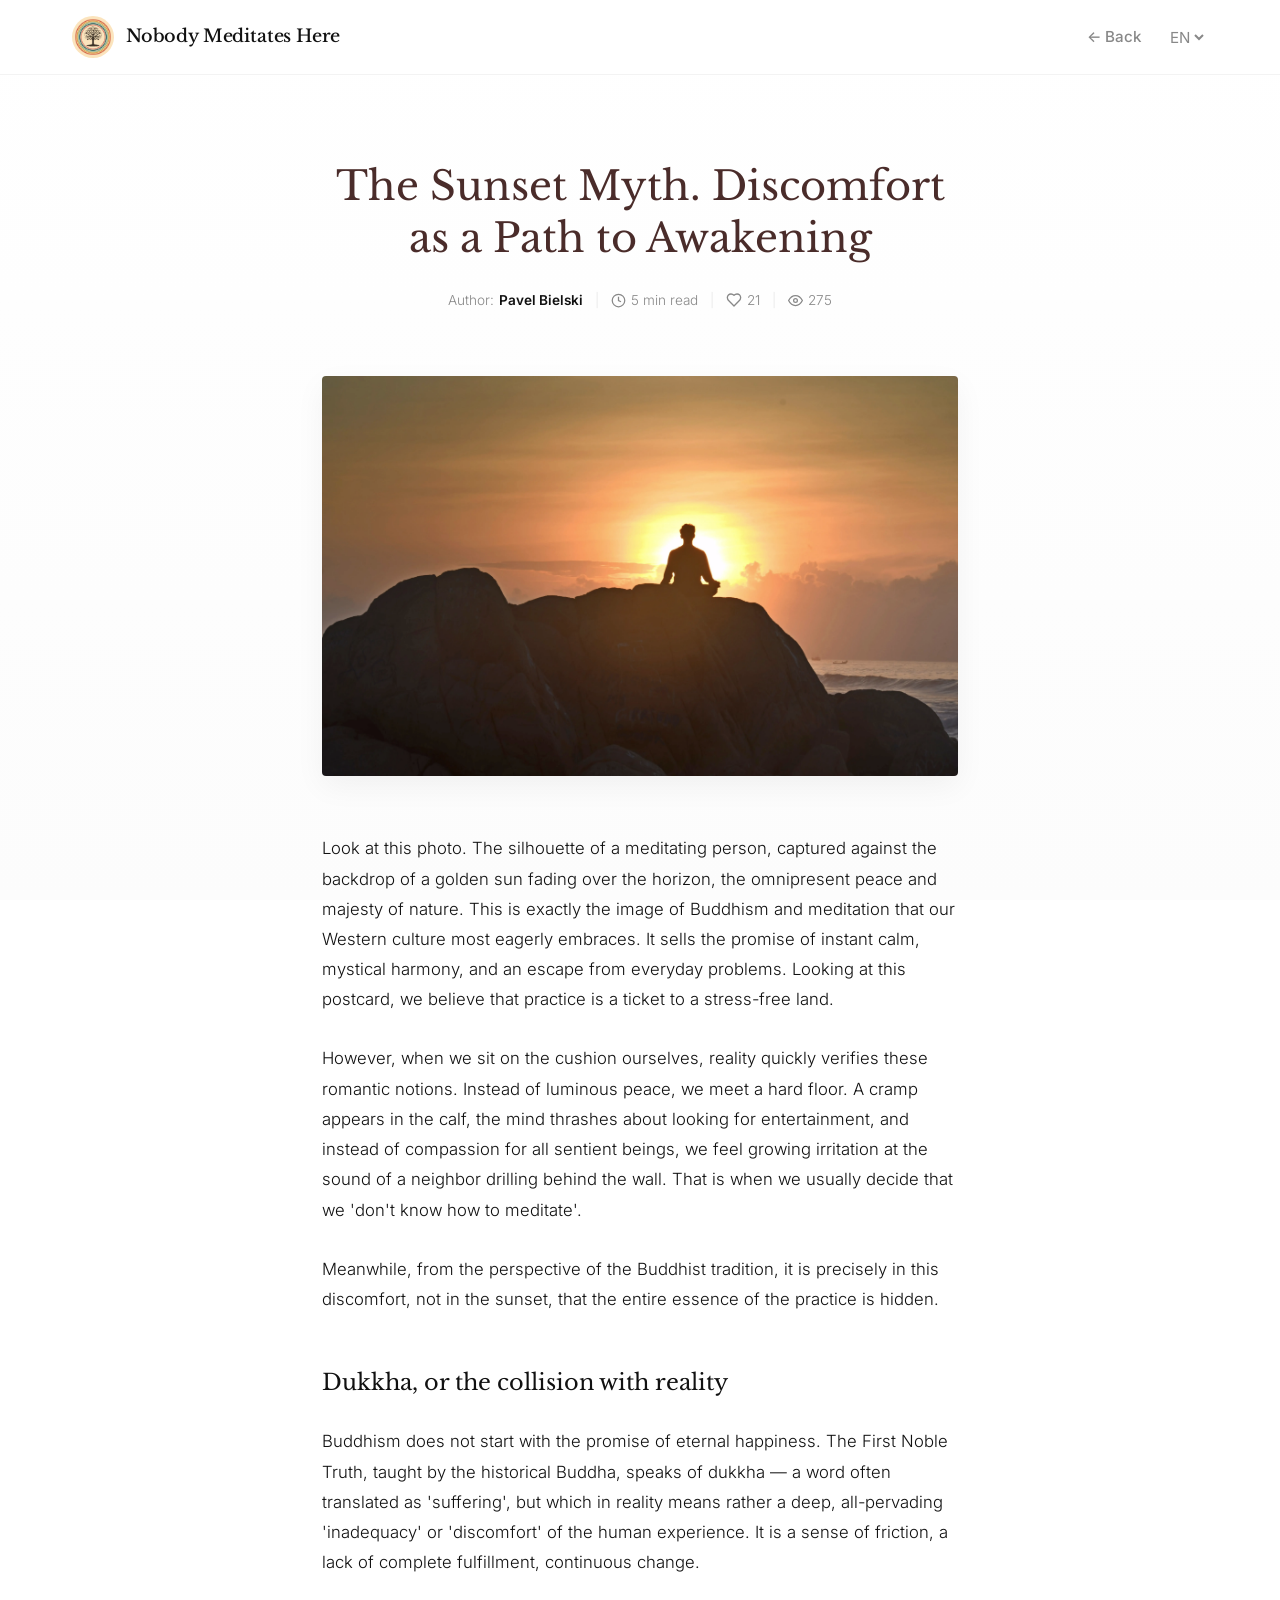
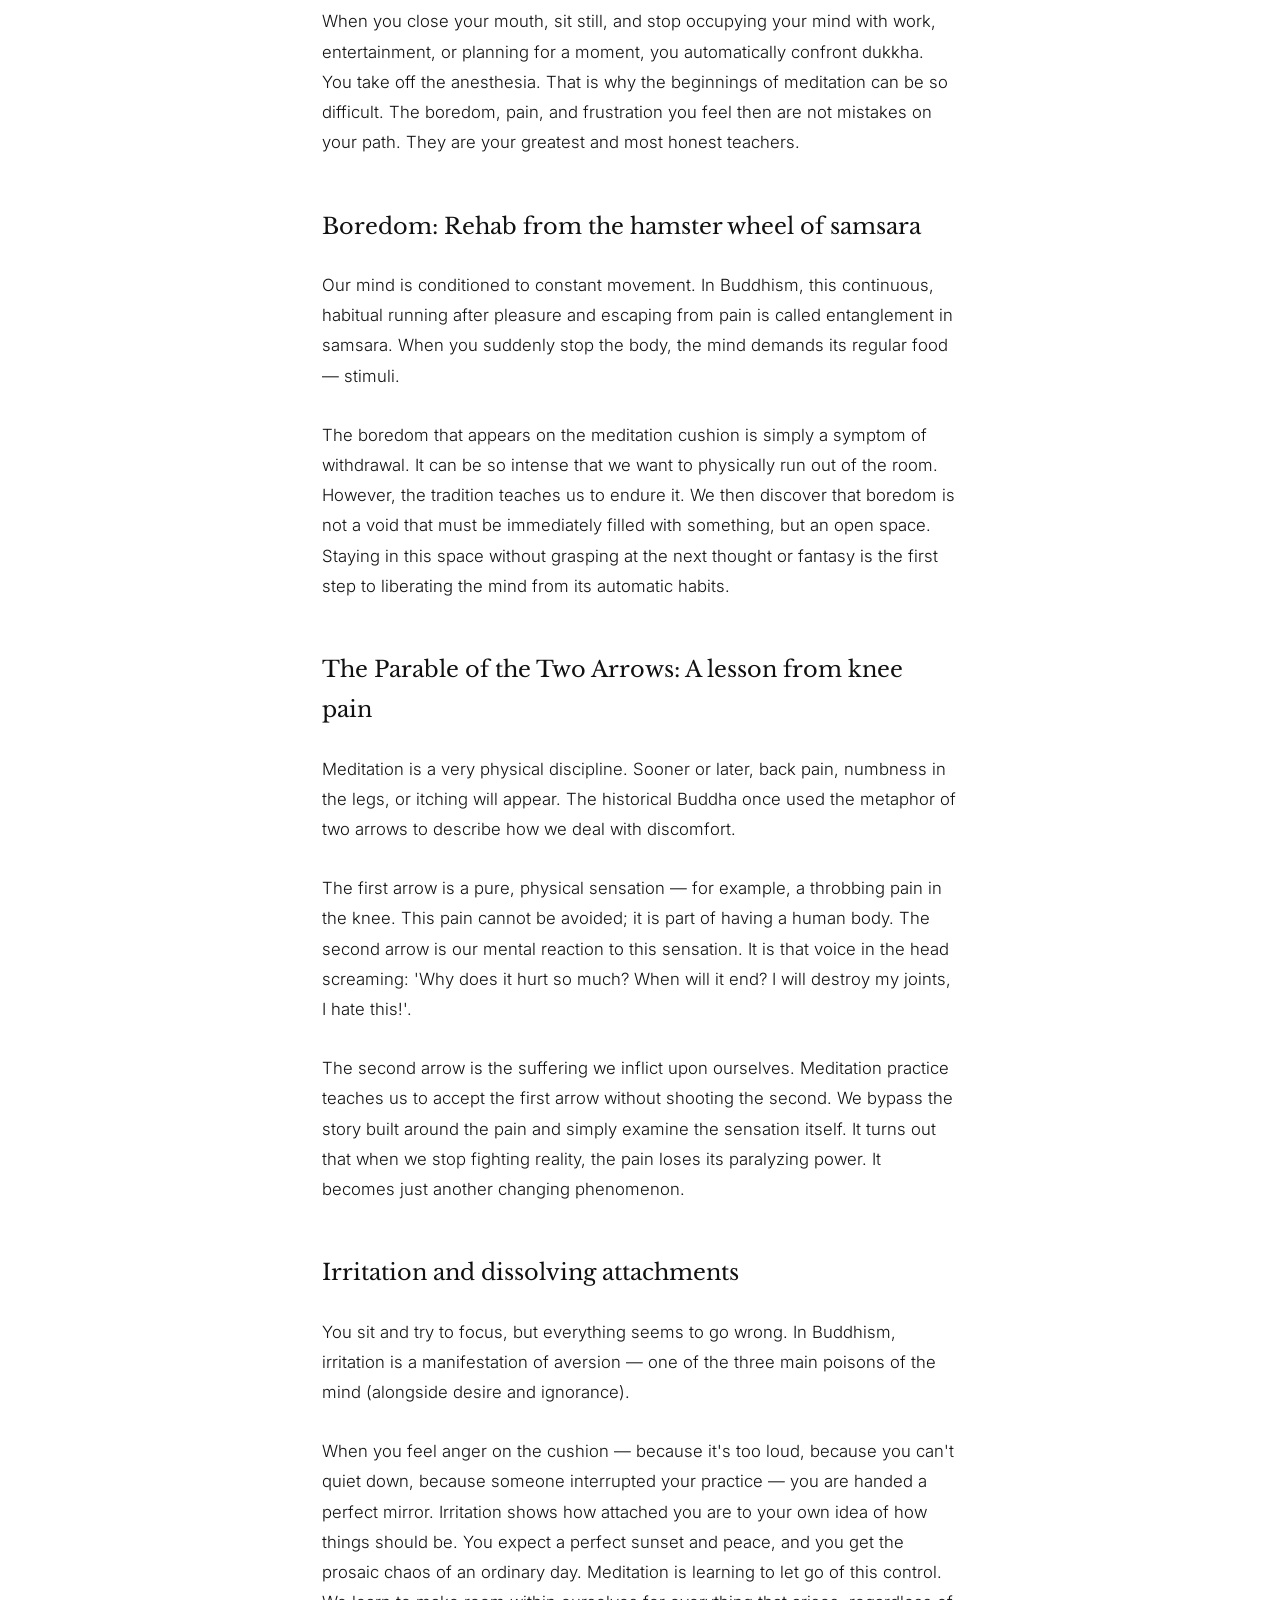
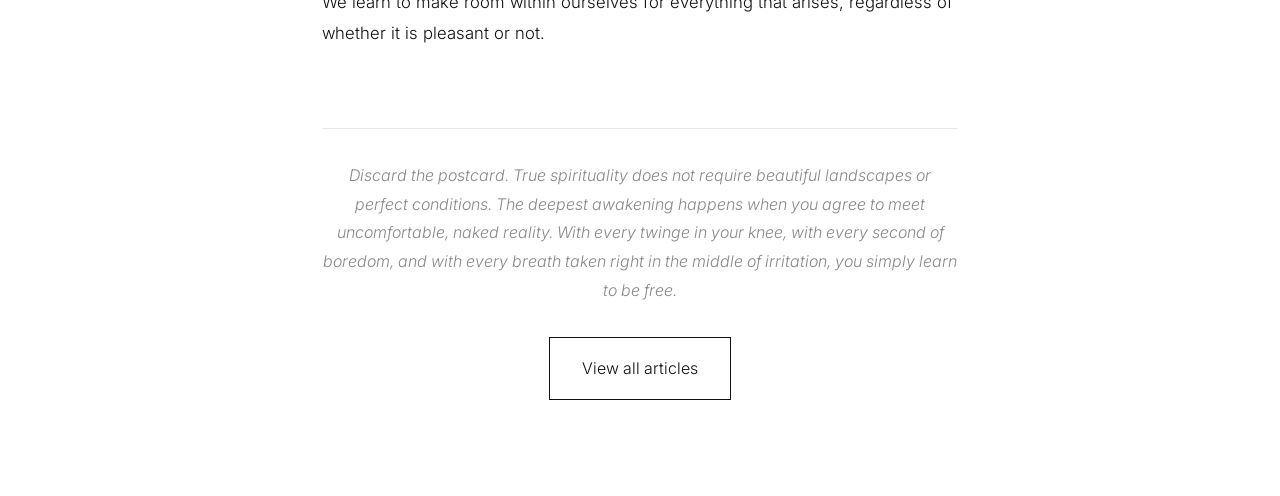
<file: article5.html>
<!DOCTYPE html>
<html lang="pl">
<head>
    <meta charset="UTF-8">
    <meta name="viewport" content="width=device-width, initial-scale=1.0, maximum-scale=5.0">
    <meta name="description" content="The Sunset Myth. Discomfort as a Path to Awakening in Meditation.">
    <title>The Sunset Myth - Nobody Meditates Here</title>
    <link rel="icon" href="favicon.ico" sizes="any">
    <link rel="icon" type="image/png" sizes="32x32" href="favicon-32x32.png">
    <link rel="icon" type="image/png" sizes="16x16" href="favicon-16x16.png">
    <link rel="apple-touch-icon" href="apple-touch-icon.png">
    <link rel="preconnect" href="https://fonts.googleapis.com">
    <link rel="preconnect" href="https://fonts.gstatic.com" crossorigin>
    <link href="https://fonts.googleapis.com/css2?family=Libre+Baskerville:ital,wght@0,400;0,700;1,400&family=Inter:wght@300;400;500&display=swap" rel="stylesheet">
    
    <style>
        :root {
            --bg: #FFFFFF;
            --bg-light: #FAFAFA;
            --text: #111111;
            --accent: #888888;
            --bord: #4A2C2A; 
            --transition-fast: 0.3s ease;
        }

        * { margin: 0; padding: 0; box-sizing: border-box; }
        html { scroll-behavior: smooth; }
        body { 
            font-family: 'Inter', sans-serif; 
            background: var(--bg); 
            color: var(--text); 
            line-height: 1.8; 
            font-weight: 300; 
        }

        h1, h2, h3, h4 { font-family: 'Libre Baskerville', serif; font-weight: 400; }
        
        /* Ambient BG */
        .ambient-bg {
            position: fixed; top: 0; left: 0; width: 100vw; height: 100vh; z-index: -1;
            background: linear-gradient(to bottom, #FFFFFF, #FCFCFC);
        }

        /* Nav */
        nav { 
            position: fixed; top: 0; width: 100%; background: rgba(255, 255, 255, 0.85); 
            backdrop-filter: blur(12px); padding: 1rem 0; z-index: 100; border-bottom: 1px solid rgba(136, 136, 136, 0.1);
        }
        .nav-container { max-width: 1200px; margin: 0 auto; display: flex; justify-content: space-between; align-items: center; padding: 0 2rem; }
        
        /* LOGO W NAV + BRAND TEXT */
        .nav-logo-link {
            display: flex;
            align-items: center;
            text-decoration: none;
            gap: 12px;
        }

        .nav-logo {
            height: 42px;
            width: 42px;
            border-radius: 50%;
            object-fit: cover;
            transition: transform var(--transition-fast);
        }

        .nav-brand-text {
            font-family: 'Libre Baskerville', sans-serif;
            font-weight: 500;
            font-size: 1.1rem;
            color: var(--text);
            letter-spacing: -0.01em;
            transition: color var(--transition-fast);
        }

        .nav-logo-link:hover .nav-logo {
            transform: scale(1.05);
        }
        
        .nav-logo-link:hover .nav-brand-text {
            color: var(--bord);
        }

        .nav-controls {
            display: flex;
            align-items: center;
            gap: 1.5rem;
        }
        
        nav a:not(.nav-logo-link) { color: var(--accent); text-decoration: none; font-size: 0.95rem; transition: color var(--transition-fast); }
        nav a:not(.nav-logo-link):hover { color: var(--bord); }
        
        .back-link { font-weight: 500; display: inline-flex; align-items: center; gap: 0.5rem; }

        .lang-switch select { 
            background: transparent; border: 1px solid transparent; color: var(--accent); font-family: inherit; font-size: 0.95rem; cursor: pointer; outline: none;
        }

        /* Article Layout */
        .article-container {
            max-width: 700px;
            margin: 10rem auto 6rem auto;
            padding: 0 2rem;
        }

        .article-header { text-align: center; margin-bottom: 4rem; }
        .article-header h1 { font-size: 2.5rem; color: var(--bord); line-height: 1.3; margin-bottom: 1.5rem; }

        /* ==========================================================================
           MODERN HEADER META (Author, Time, Likes, Views)
           ========================================================================== */
        .article-meta {
            display: flex;
            justify-content: center;
            align-items: center;
            gap: 12px;
            flex-wrap: wrap;
            font-size: 0.85rem;
            color: var(--accent);
            margin-top: 1.5rem;
        }

        .author-name {
            font-weight: 600;
            color: var(--text);
        }

        .meta-item {
            display: flex;
            align-items: center;
            gap: 5px;
        }

        .meta-sep {
            opacity: 0.2;
            font-weight: 300;
        }

        /* CZYSTE SERDUSZKO CSS */
        .meta-stat-btn {
            background: none;
            border: none;
            color: inherit;
            font: inherit;
            cursor: pointer;
            display: flex;
            align-items: center;
            gap: 5px;
            transition: color 0.3s ease;
            padding: 0;
            outline: none;
        }

        .meta-stat-btn:hover { color: var(--bord); }
        .meta-stat-btn.active { color: #e74c3c; }
        .meta-stat-btn.active svg { fill: #e74c3c; stroke: #e74c3c; }

        .meta-stat-btn svg {
            width: 16px;
            height: 16px;
            fill: none;
            stroke: currentColor;
            stroke-width: 2;
            transition: all 0.3s ease;
        }

        .meta-item svg {
            width: 15px;
            height: 15px;
            stroke-width: 2;
        }

        .article-content p { margin-bottom: 1.8rem; font-size: 1.05rem; }
        .article-content h2 { 
            font-size: 1.4rem; 
            color: var(--text); 
            margin: 3rem 0 1.5rem 0; 
        }
        .article-footer {
            margin-top: 5rem; padding-top: 2rem; border-top: 1px solid rgba(136,136,136,0.2); text-align: center;
        }

        .btn {
            display: inline-block; border: 1px solid var(--text); color: var(--text); padding: 1rem 2rem; text-decoration: none; transition: all 0.3s;
        }
        .btn:hover { background: var(--text); color: var(--bg); }

        @media (max-width: 768px) {
            .article-header h1 { font-size: 1.8rem; }
            .article-container { margin-top: 8rem; }
            .nav-container { padding: 0 1.5rem; }
        }

        /* Responsywność dla paska nawigacji */
        @media (max-width: 480px) {
            .nav-brand-text {
                display: none; /* Chowamy napis na telefonach, by nie blokował nav-controls */
            }
            .nav-container {
                justify-content: space-between;
            }
        }
    </style>
</head>
<body>

    <div class="ambient-bg"></div>

    <nav>
        <div class="nav-container">
            <a href="index.html" class="nav-logo-link" aria-label="Go to Home">
                <img src="logo.webp" alt="Nobody Meditates Here" class="nav-logo">
                <span class="nav-brand-text">Nobody Meditates Here</span>
            </a>
            
            <div class="nav-controls">
                <a href="index.html#articles" class="back-link tr" data-en="&larr; Back" data-pl="&larr; Wróć" data-ru="&larr; Назад">&larr; Wróć</a>
                <div class="lang-switch">
                    <select id="langSelect" aria-label="Select language">
                        <option value="en">EN</option>
                        <option value="pl" selected>PL</option>
                        <option value="ru">RU</option>
                    </select>
                </div>
            </div>
        </div>
    </nav>

    <main class="article-container">
        <header class="article-header">
            <h1 class="tr" 
                data-en="The Sunset Myth. Discomfort as a Path to Awakening" 
                data-pl="Mit zachodu słońca. Dyskomfort jako ścieżka do przebudzenia" 
                data-ru="Миф о закате. Дискомфорт как путь к пробуждению">
                Mit zachodu słońca. Dyskomfort jako ścieżka do przebudzenia
            </h1>
            
            <div class="article-meta">
                <span class="meta-item">
                    <span class="tr" data-en="Author: " data-pl="Autor: " data-ru="Автор: ">Autor: </span>
                    <span class="author-name">Pavel Bielski</span>
                </span>
                
                <span class="meta-sep">|</span>
                
                <span class="meta-item">
                    <svg viewBox="0 0 24 24" fill="none" stroke="currentColor"><circle cx="12" cy="12" r="10"></circle><polyline points="12 6 12 12 16 14"></polyline></svg>
                    <span class="tr" data-en="5 min read" data-pl="5 min czytania" data-ru="5 мин чтения">5 min czytania</span>
                </span>

                <span class="meta-sep">|</span>

                <button class="meta-stat-btn" id="likeBtn" onclick="toggleLike()">
                    <svg viewBox="0 0 24 24" fill="none" stroke="currentColor" stroke-width="2" stroke-linecap="round" stroke-linejoin="round">
                        <path d="M19 14c1.49-1.46 3-3.21 3-5.5A5.5 5.5 0 0 0 16.5 3c-1.76 0-3 .5-4.5 2-1.5-1.5-2.74-2-4.5-2A5.5 5.5 0 0 0 2 8.5c0 2.3 1.5 4.05 3 5.5l7 7Z"/>
                    </svg>
                    <span id="likeCount">21</span>
                </button>

                <span class="meta-sep">|</span>

                <span class="meta-item">
                    <svg viewBox="0 0 24 24" fill="none" stroke="currentColor"><path d="M1 12s4-8 11-8 11 8 11 8-4 8-11 8-11-8-11-8z"></path><circle cx="12" cy="12" r="3"></circle></svg>
                    <span id="viewCount">274</span>
                </span>
            </div>
        </header>

        <img src="article5.webp" alt="Sunset meditation" style="width: 100%; height: auto; max-height: 400px; object-fit: cover; border-radius: 4px; margin-bottom: 3rem; filter: grayscale(10%); box-shadow: 0 10px 30px rgba(0,0,0,0.05);">

        <article class="article-content">
            <p class="tr" 
               data-en="Look at this photo. The silhouette of a meditating person, captured against the backdrop of a golden sun fading over the horizon, the omnipresent peace and majesty of nature. This is exactly the image of Buddhism and meditation that our Western culture most eagerly embraces. It sells the promise of instant calm, mystical harmony, and an escape from everyday problems. Looking at this postcard, we believe that practice is a ticket to a stress-free land." 
               data-pl="Spójrz na to zdjęcie. Sylwetka medytującej osoby, uwieczniona na tle złotego słońca gasnącego nad horyzontem, wszechobecny spokój i majestat natury. To dokładnie taki obraz buddyzmu i medytacji, jaki nasza zachodnia kultura najchętniej przyjmuje. Sprzedaje on obietnicę natychmiastowego wyciszenia, mistycznej harmonii i ucieczki od codziennych problemów. Patrząc na tę pocztówkę, wierzymy, że praktyka to bilet do krainy wolnej od stresu." 
               data-ru="Посмотри на эту фотографию. Силуэт медитирующего человека, запечатленный на фоне золотого солнца, угасающего над горизонтом, вездесущий покой и величие природы. Это именно тот образ буддизма и медитации, который наиболее охотно принимает наша западная культура. Он продает обещание мгновенного успокоения, мистической гармонии и побега от повседневных проблем. Глядя на эту открытку, мы верим, что практика — это билет в страну без стресса.">
               Spójrz na to zdjęcie. Sylwetka medytującej osoby, uwieczniona na tle złotego słońca gasnącego nad horyzontem, wszechobecny spokój i majestat natury. To dokładnie taki obraz buddyzmu i medytacji, jaki nasza zachodnia kultura najchętniej przyjmuje. Sprzedaje on obietnicę natychmiastowego wyciszenia, mistycznej harmonii i ucieczki od codziennych problemów. Patrząc na tę pocztówkę, wierzymy, że praktyka to bilet do krainy wolnej od stresu.
            </p>

            <p class="tr" 
               data-en="However, when we sit on the cushion ourselves, reality quickly verifies these romantic notions. Instead of luminous peace, we meet a hard floor. A cramp appears in the calf, the mind thrashes about looking for entertainment, and instead of compassion for all sentient beings, we feel growing irritation at the sound of a neighbor drilling behind the wall. That is when we usually decide that we 'don't know how to meditate'." 
               data-pl="Jednak kiedy sami siadamy na poduszce, rzeczywistość szybko weryfikuje te romantyczne wyobrażenia. Zamiast świetlistego spokoju spotykamy twardą podłogę. W łydce pojawia się skurcz, umysł miota się w poszukiwaniu rozrywki, a zamiast współczucia dla wszystkich czujących istot, czujemy narastającą irytację na dźwięk sąsiada wiercącego za ścianą. Wtedy najczęściej uznajemy, że „nie umiemy medytować”." 
               data-ru="Однако, когда мы сами садимся на подушку, реальность быстро проверяет эти романтические представления. Вместо светящегося покоя мы встречаем твердый пол. В икре появляется судорога, ум мечется в поисках развлечений, и вместо сострадания ко всем живым существам мы чувствуем нарастающее раздражение от звука соседской дрели за стеной. В этот момент мы чаще всего решаем, что «не умеем медитировать».">
               Jednak kiedy sami siadamy na poduszce, rzeczywistość szybko weryfikuje te romantyczne wyobrażenia. Zamiast świetlistego spokoju spotykamy twardą podłogę. W łydce pojawia się skurcz, umysł miota się w poszukiwaniu rozrywki, a zamiast współczucia dla wszystkich czujących istot, czujemy narastającą irytację na dźwięk sąsiada wiercącego za ścianą. Wtedy najczęściej uznajemy, że „nie umiemy medytować”.
            </p>

            <p class="tr" 
               data-en="Meanwhile, from the perspective of the Buddhist tradition, it is precisely in this discomfort, not in the sunset, that the entire essence of the practice is hidden." 
               data-pl="Tymczasem z perspektywy tradycji buddyjskiej to właśnie w tym dyskomforcie, a nie w zachodzie słońca, kryje się cała esencja praktyki." 
               data-ru="Между тем, с точки зрения буддийской традиции, именно в этом дискомфорте, а не в закате, скрыта вся суть практики.">
               Tymczasem z perspektywy tradycji buddyjskiej to właśnie w tym dyskomforcie, a nie w zachodzie słońca, kryje się cała esencja praktyki.
            </p>

            <h2 class="tr" data-en="Dukkha, or the collision with reality" data-pl="Dukkha, czyli zderzenie z rzeczywistością" data-ru="Дуккха, или столкновение с реальностью">Dukkha, czyli zderzenie z rzeczywistością</h2>

            <p class="tr" 
               data-en="Buddhism does not start with the promise of eternal happiness. The First Noble Truth, taught by the historical Buddha, speaks of dukkha — a word often translated as 'suffering', but which in reality means rather a deep, all-pervading 'inadequacy' or 'discomfort' of the human experience. It is a sense of friction, a lack of complete fulfillment, continuous change." 
               data-pl="Buddyzm nie zaczyna się od obietnicy wiecznego szczęścia. Pierwsza Szlachetna Prawda, o której nauczał historyczny Budda, mówi o dukkha – słowie, które często tłumaczy się jako „cierpienie”, ale które w rzeczywistości oznacza raczej głęboką, przenikającą wszystko „nieprzystawalność” lub „niewygodę” ludzkiego doświadczenia. To poczucie tarcia, braku całkowitego spełnienia, ciągłej zmiany." 
               data-ru="Буддизм не начинается с обещания вечного счастья. Первая Благородная Истина, которой учил исторический Будда, говорит о дуккхе — слове, которое часто переводится как «страдание», но на самом деле означает скорее глубокое, всепроникающее «несоответствие» или «дискомфорт» человеческого опыта. Это чувство трения, отсутствие полного удовлетворения, непрерывные изменения.">
               Buddyzm nie zaczyna się od obietnicy wiecznego szczęścia. Pierwsza Szlachetna Prawda, o której nauczał historyczny Budda, mówi o dukkha – słowie, które często tłumaczy się jako „cierpienie”, ale które w rzeczywistości oznacza raczej głęboką, przenikającą wszystko „nieprzystawalność” lub „niewygodę” ludzkiego doświadczenia. To poczucie tarcia, braku całkowitego spełnienia, ciągłej zmiany.
            </p>

            <p class="tr" 
               data-en="When you close your mouth, sit still, and stop occupying your mind with work, entertainment, or planning for a moment, you automatically confront dukkha. You take off the anesthesia. That is why the beginnings of meditation can be so difficult. The boredom, pain, and frustration you feel then are not mistakes on your path. They are your greatest and most honest teachers." 
               data-pl="Kiedy zamykasz usta, siadasz w bezruchu i przestajesz na chwilę zajmować swój umysł pracą, rozrywką czy planowaniem, automatycznie konfrontujesz się z dukkha. Zdejmujesz znieczulenie. To dlatego początki medytacji bywają tak trudne. Nuda, ból i frustracja, które wtedy odczuwasz, to nie są błędy na Twojej drodze. To Twoi najwięksi i najbardziej szczerzy nauczyciele." 
               data-ru="Когда вы закрываете рот, сидите неподвижно и на мгновение перестаете занимать свой ум работой, развлечениями или планированием, вы автоматически сталкиваетесь с дуккхой. Вы снимаете анестезию. Вот почему начало медитации может быть таким трудным. Скука, боль и разочарование, которые вы тогда испытываете, — это не ошибки на вашем пути. Это ваши величайшие и самые честные учителя.">
               Kiedy zamykasz usta, siadasz w bezruchu i przestajesz na chwilę zajmować swój umysł pracą, rozrywką czy planowaniem, automatycznie konfrontujesz się z dukkha. Zdejmujesz znieczulenie. To dlatego początki medytacji bywają tak trudne. Nuda, ból i frustracja, które wtedy odczuwasz, to nie są błędy na Twojej drodze. To Twoi najwięksi i najbardziej szczerzy nauczyciele.
            </p>

            <h2 class="tr" data-en="Boredom: Rehab from the hamster wheel of samsara" data-pl="Nuda: Odwyk od kołowrotka samsary" data-ru="Скука: Реабилитация от колеса сансары">Nuda: Odwyk od kołowrotka samsary</h2>

            <p class="tr" 
               data-en="Our mind is conditioned to constant movement. In Buddhism, this continuous, habitual running after pleasure and escaping from pain is called entanglement in samsara. When you suddenly stop the body, the mind demands its regular food — stimuli." 
               data-pl="Nasz umysł jest uwarunkowany do nieustannego ruchu. W buddyzmie ten ciągły, nawykowy bieg za przyjemnością i ucieczkę przed bólem nazywa się uwikłaniem w samsarę. Kiedy nagle zatrzymujesz ciało, umysł domaga się swojego stałego pożywienia – bodźców." 
               data-ru="Наш ум обусловлен к постоянному движению. В буддизме эта непрерывная, привычная погоня за удовольствием и бегство от боли называется запутанностью в сансаре. Когда вы внезапно останавливаете тело, ум требует своей обычной пищи — раздражителей.">
               Nasz umysł jest uwarunkowany do nieustannego ruchu. W buddyzmie ten ciągły, nawykowy bieg za przyjemnością i ucieczkę przed bólem nazywa się uwikłaniem w samsarę. Kiedy nagle zatrzymujesz ciało, umysł domaga się swojego stałego pożywienia – bodźców.
            </p>

            <p class="tr" 
               data-en="The boredom that appears on the meditation cushion is simply a symptom of withdrawal. It can be so intense that we want to physically run out of the room. However, the tradition teaches us to endure it. We then discover that boredom is not a void that must be immediately filled with something, but an open space. Staying in this space without grasping at the next thought or fantasy is the first step to liberating the mind from its automatic habits." 
               data-pl="Nuda, która pojawia się na poduszce medytacyjnej, to po prostu objaw odstawienia. Bywa tak intensywna, że mamy ochotę fizycznie uciec z pokoju. Jednak tradycja uczy nas, by w niej wytrwać. Odkrywamy wtedy, że nuda nie jest pustką, którą trzeba natychmiast czymś zapełnić, lecz otwartą przestrzenią. Pozostanie w tej przestrzeni bez chwytania się kolejnej myśli czy fantazji to pierwszy krok do wyzwolenia umysłu z jego automatycznych nawyków." 
               data-ru="Скука, которая появляется на подушке для медитации, — это просто симптом абстиненции. Она может быть настолько сильной, что нам хочется физически выбежать из комнаты. Однако традиция учит нас терпеть ее. Тогда мы обнаруживаем, что скука — это не пустота, которую нужно немедленно чем-то заполнить, а открытое пространство. Пребывание в этом пространстве без цепляния за следующую мысль или фантазию — это первый шаг к освобождению ума от его автоматических привычек.">
               Nuda, która pojawia się na poduszce medytacyjnej, to po prostu objaw odstawienia. Bywa tak intensywna, że mamy ochotę fizycznie uciec z pokoju. Jednak tradycja uczy nas, by w niej wytrwać. Odkrywamy wtedy, że nuda nie jest pustką, którą trzeba natychmiast czymś zapełnić, lecz otwartą przestrzenią. Pozostanie w tej przestrzeni bez chwytania się kolejnej myśli czy fantazji to pierwszy krok do wyzwolenia umysłu z jego automatycznych nawyków.
            </p>

            <h2 class="tr" data-en="The Parable of the Two Arrows: A lesson from knee pain" data-pl="Przypowieść o dwóch strzałach: Lekcja z bólu kolan" data-ru="Притча о двух стрелах: Урок из боли в колене">Przypowieść o dwóch strzałach: Lekcja z bólu kolan</h2>

            <p class="tr" 
               data-en="Meditation is a very physical discipline. Sooner or later, back pain, numbness in the legs, or itching will appear. The historical Buddha once used the metaphor of two arrows to describe how we deal with discomfort." 
               data-pl="Medytacja to bardzo fizyczna dyscyplina. Prędzej czy później pojawi się w niej ból pleców, drętwienie nóg czy swędzenie. Historyczny Budda użył kiedyś metafory dwóch strzał, aby opisać, jak radzimy sobie z niewygodą." 
               data-ru="Медитация — это очень физическая дисциплина. Рано или поздно появятся боли в спине, онемение ног или зуд. Исторический Будда однажды использовал метафору двух стрел, чтобы описать, как мы справляемся с дискомфортом.">
               Medytacja to bardzo fizyczna dyscyplina. Prędzej czy później pojawi się w niej ból pleców, drętwienie nóg czy swędzenie. Historyczny Budda użył kiedyś metafory dwóch strzał, aby opisać, jak radzimy sobie z niewygodą.
            </p>

            <p class="tr" 
               data-en="The first arrow is a pure, physical sensation — for example, a throbbing pain in the knee. This pain cannot be avoided; it is part of having a human body. The second arrow is our mental reaction to this sensation. It is that voice in the head screaming: 'Why does it hurt so much? When will it end? I will destroy my joints, I hate this!'." 
               data-pl="Pierwsza strzała to czyste, fizyczne doznanie – na przykład pulsujący ból w kolanie. Tego bólu nie da się uniknąć, to część posiadania ludzkiego ciała. Druga strzała to nasza mentalna reakcja na to doznanie. To ten głos w głowie, który krzyczy: „Dlaczego to tak boli? Kiedy to się skończy? Zniszczę sobie stawy, nienawidzę tego!”." 
               data-ru="Первая стрела — это чистое физическое ощущение, например, пульсирующая боль в колене. Этой боли невозможно избежать, это часть обладания человеческим телом. Вторая стрела — это наша ментальная реакция на это ощущение. Это тот голос в голове, который кричит: «Почему так больно? Когда это закончится? Я разрушу свои суставы, я ненавижу это!».">
               Pierwsza strzała to czyste, fizyczne doznanie – na przykład pulsujący ból w kolanie. Tego bólu nie da się uniknąć, to część posiadania ludzkiego ciała. Druga strzała to nasza mentalna reakcja na to doznanie. To ten głos w głowie, który krzyczy: „Dlaczego to tak boli? Kiedy to się skończy? Zniszczę sobie stawy, nienawidzę tego!”.
            </p>

            <p class="tr" 
               data-en="The second arrow is the suffering we inflict upon ourselves. Meditation practice teaches us to accept the first arrow without shooting the second. We bypass the story built around the pain and simply examine the sensation itself. It turns out that when we stop fighting reality, the pain loses its paralyzing power. It becomes just another changing phenomenon." 
               data-pl="Druga strzała to cierpienie, które zadajemy sobie sami. Praktyka medytacyjna uczy nas przyjmowania pierwszej strzały bez wystrzeliwania drugiej. Omijamy historię budowaną wokół bólu i po prostu badamy samo doznanie. Okazuje się, że gdy przestajemy walczyć z rzeczywistością, ból traci swoją paraliżującą moc. Staje się tylko kolejnym zmieniającym się zjawiskiem." 
               data-ru="Вторая стрела — это страдание, которое мы причиняем сами себе. Практика медитации учит нас принимать первую стрелу, не выпуская вторую. Мы обходим историю, построенную вокруг боли, и просто исследуем само ощущение. Оказывается, что когда мы перестаем бороться с реальностью, боль теряет свою парализующую силу. Она становится просто еще одним меняющимся явлением.">
               Druga strzała to cierpienie, które zadajemy sobie sami. Praktyka medytacyjna uczy nas przyjmowania pierwszej strzały bez wystrzeliwania drugiej. Omijamy historię budowaną wokół bólu i po prostu badamy samo doznanie. Okazuje się, że gdy przestajemy walczyć z rzeczywistością, ból traci swoją paraliżującą moc. Staje się tylko kolejnym zmieniającym się zjawiskiem.
            </p>

            <h2 class="tr" data-en="Irritation and dissolving attachments" data-pl="Irytacja i rozpuszczanie przywiązań" data-ru="Раздражение и растворение привязанностей">Irytacja i rozpuszczanie przywiązań</h2>

            <p class="tr" 
               data-en="You sit and try to focus, but everything seems to go wrong. In Buddhism, irritation is a manifestation of aversion — one of the three main poisons of the mind (alongside desire and ignorance)." 
               data-pl="Siedzisz i starasz się skupić, ale wszystko wydaje się iść nie tak. Irytacja to w buddyzmie manifestacja niechęci – jednej z trzech głównych trucizn umysłu (obok pragnienia i niewiedzy)." 
               data-ru="Вы сидите и пытаетесь сосредоточиться, но все идет не так. В буддизме раздражение — это проявление отвращения — одного из трех главных ядов ума (наряду с желанием и неведением).">
               Siedzisz i starasz się skupić, ale wszystko wydaje się iść nie tak. Irytacja to w buddyzmie manifestacja niechęci – jednej z trzech głównych trucizn umysłu (obok pragnienia i niewiedzy).
            </p>

            <p class="tr" 
               data-en="When you feel anger on the cushion — because it's too loud, because you can't quiet down, because someone interrupted your practice — you are handed a perfect mirror. Irritation shows how attached you are to your own idea of how things should be. You expect a perfect sunset and peace, and you get the prosaic chaos of an ordinary day. Meditation is learning to let go of this control. We learn to make room within ourselves for everything that arises, regardless of whether it is pleasant or not." 
               data-pl="Kiedy na poduszce czujesz złość – bo jest za głośno, bo nie potrafisz się wyciszyć, bo ktoś przerwał Ci praktykę – dostajesz do ręki idealne lustro. Irytacja pokazuje, jak bardzo jesteś przywiązany do własnego wyobrażenia o tym, jak powinno być. Oczekujesz idealnego zachodu słońca i spokoju, a dostajesz prozaiczny chaos zwykłego dnia. Medytacja to nauka odpuszczania tej kontroli. Uczymy się robić w sobie miejsce na wszystko, co się pojawia, bez względu na to, czy to jest przyjemne, czy nie." 
               data-ru="Когда вы чувствуете гнев на подушке — потому что слишком громко, потому что вы не можете успокоиться, потому что кто-то прервал вашу практику — вам дают идеальное зеркало. Раздражение показывает, насколько вы привязаны к собственному представлению о том, как все должно быть. Вы ожидаете идеального заката и покоя, а получаете прозаический хаос обычного дня. Медитация — это наука отпускания этого контроля. Мы учимся освобождать внутри себя место для всего, что возникает, независимо от того, приятно это или нет.">
               Kiedy na poduszce czujesz złość – bo jest za głośno, bo nie potrafisz się wyciszyć, bo ktoś przerwał Ci praktykę – dostajesz do ręki idealne lustro. Irytacja pokazuje, jak bardzo jesteś przywiązany do własnego wyobrażenia o tym, jak powinno być. Oczekujesz idealnego zachodu słońca i spokoju, a dostajesz prozaiczny chaos zwykłego dnia. Medytacja to nauka odpuszczania tej kontroli. Uczymy się robić w sobie miejsce na wszystko, co się pojawia, bez względu na to, czy to jest przyjemne, czy nie.
            </p>
        </article>

        <div class="article-footer">
            <p class="tr" style="font-style: italic; color: var(--accent); margin-bottom: 2rem;" 
               data-en="Discard the postcard. True spirituality does not require beautiful landscapes or perfect conditions. The deepest awakening happens when you agree to meet uncomfortable, naked reality. With every twinge in your knee, with every second of boredom, and with every breath taken right in the middle of irritation, you simply learn to be free." 
               data-pl="Odrzuć pocztówkę. Prawdziwa duchowość nie wymaga pięknych krajobrazów ani idealnych warunków. Najgłębsze przebudzenie wydarza się tam, gdzie godzisz się na spotkanie z niewygodną, nagą rzeczywistością. Z każdym ukłuciem w kolanie, z każdą sekundą nudy i z każdym oddechem wziętym w samym środku irytacji, uczysz się po prostu być wolnym." 
               data-ru="Отбросьте открытку. Истинная духовность не требует красивых пейзажей или идеальных условий. Самое глубокое пробуждение происходит там, где вы соглашаетесь встретиться с неудобной, голой реальностью. С каждым уколом в колене, с каждой секундой скуки и с каждым вдохом, сделанным в самом центре раздражения, вы просто учитесь быть свободным.">
               Odrzuć pocztówkę. Prawdziwa duchowość nie wymaga pięknych krajobrazów ani idealnych warunków. Najgłębsze przebudzenie wydarza się tam, gdzie godzisz się na spotkanie z niewygodną, nagą rzeczywistością. Z każdym ukłuciem w kolanie, z każdą sekundą nudy i z każdym oddechem wziętym w samym środku irytacji, uczysz się po prostu być wolnym.
            </p>
            <a href="index.html#articles" class="btn tr" data-en="View all articles" data-pl="Zobacz wszystkie artykuły" data-ru="Смотреть все статьи">Zobacz wszystkie artykuły</a>
        </div>
    </main>

    <script>
        /* =============================================================
           SYSTEM STATYSTYK I TŁUMACZEŃ - FIXED VERSION (v5)
           ============================================================= */

        const path = window.location.pathname;

        // Reset pamięci dla article5
        const storageKeyLike = 'liked_v5_' + path;
        const storageKeyViews = 'views_v5_' + path;

        const langSelect = document.getElementById('langSelect');
        const elementsToTranslate = document.querySelectorAll('.tr');

        function changeLanguage(lang) {
            elementsToTranslate.forEach(el => { 
                if (el.dataset[lang]) el.innerText = el.dataset[lang]; 
            });
            document.documentElement.lang = lang;
            langSelect.value = lang;
            localStorage.setItem('preferredLang', lang);
        }

        function toggleLike() {
            const btn = document.getElementById('likeBtn');
            const countEl = document.getElementById('likeCount');
            let currentLikes = parseInt(countEl.innerText);

            if (!btn.classList.contains('active')) {
                btn.classList.add('active');
                currentLikes++;
                localStorage.setItem(storageKeyLike, 'true');
            } else {
                btn.classList.remove('active');
                currentLikes--;
                localStorage.removeItem(storageKeyLike);
            }
            countEl.innerText = currentLikes;
        }

        function initStats() {
            const viewEl = document.getElementById('viewCount');
            const likeEl = document.getElementById('likeCount');
            const likeBtn = document.getElementById('likeBtn');

            // A. Przywróć polubienie
            if (localStorage.getItem(storageKeyLike)) {
                likeBtn.classList.add('active');
                likeEl.innerText = (parseInt(likeEl.innerText) + 1).toString();
            }

            // B. Logika Wyświetleń - Prosta inkrementacja
            let savedViews = localStorage.getItem(storageKeyViews);
            let currentViews;

            if (!savedViews) {
                // Pierwsza wizyta: weź z HTML (274) i dodaj 1
                currentViews = parseInt(viewEl.innerText.replace(/\s/g, '')) + 1;
            } else {
                currentViews = parseInt(savedViews) + 1;
            }

            localStorage.setItem(storageKeyViews, currentViews);
            viewEl.innerText = currentViews.toLocaleString();
        }

        document.addEventListener("DOMContentLoaded", () => {
            let savedLang = localStorage.getItem('preferredLang');
            if (!savedLang) {
                const userLangFull = navigator.language || navigator.userLanguage || "en";
                savedLang = userLangFull.toLowerCase().substring(0, 2);
                if (!['pl', 'ru', 'en'].includes(savedLang)) savedLang = 'en';
            }
            changeLanguage(savedLang);
            initStats();
        });

        langSelect.addEventListener('change', (e) => {
            changeLanguage(e.target.value);
        });
    </script>
</body>
</html>
</file>
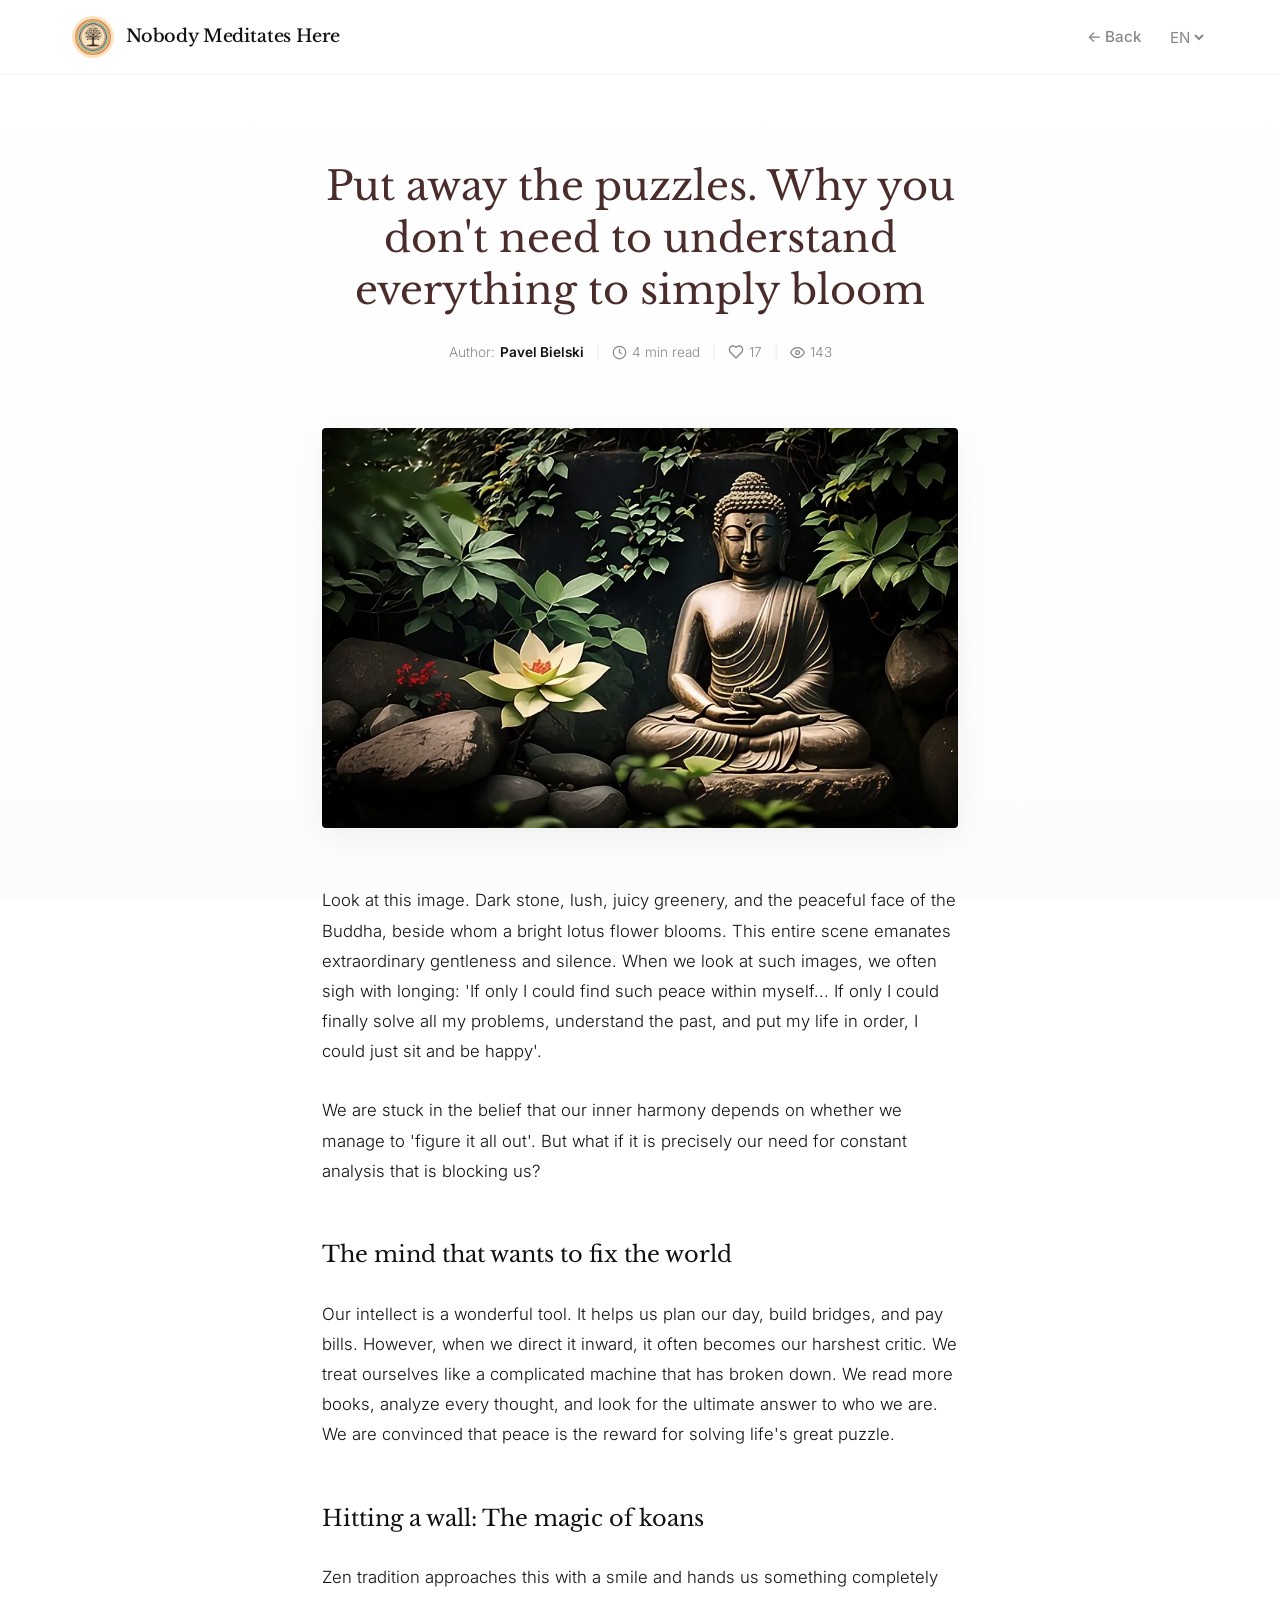
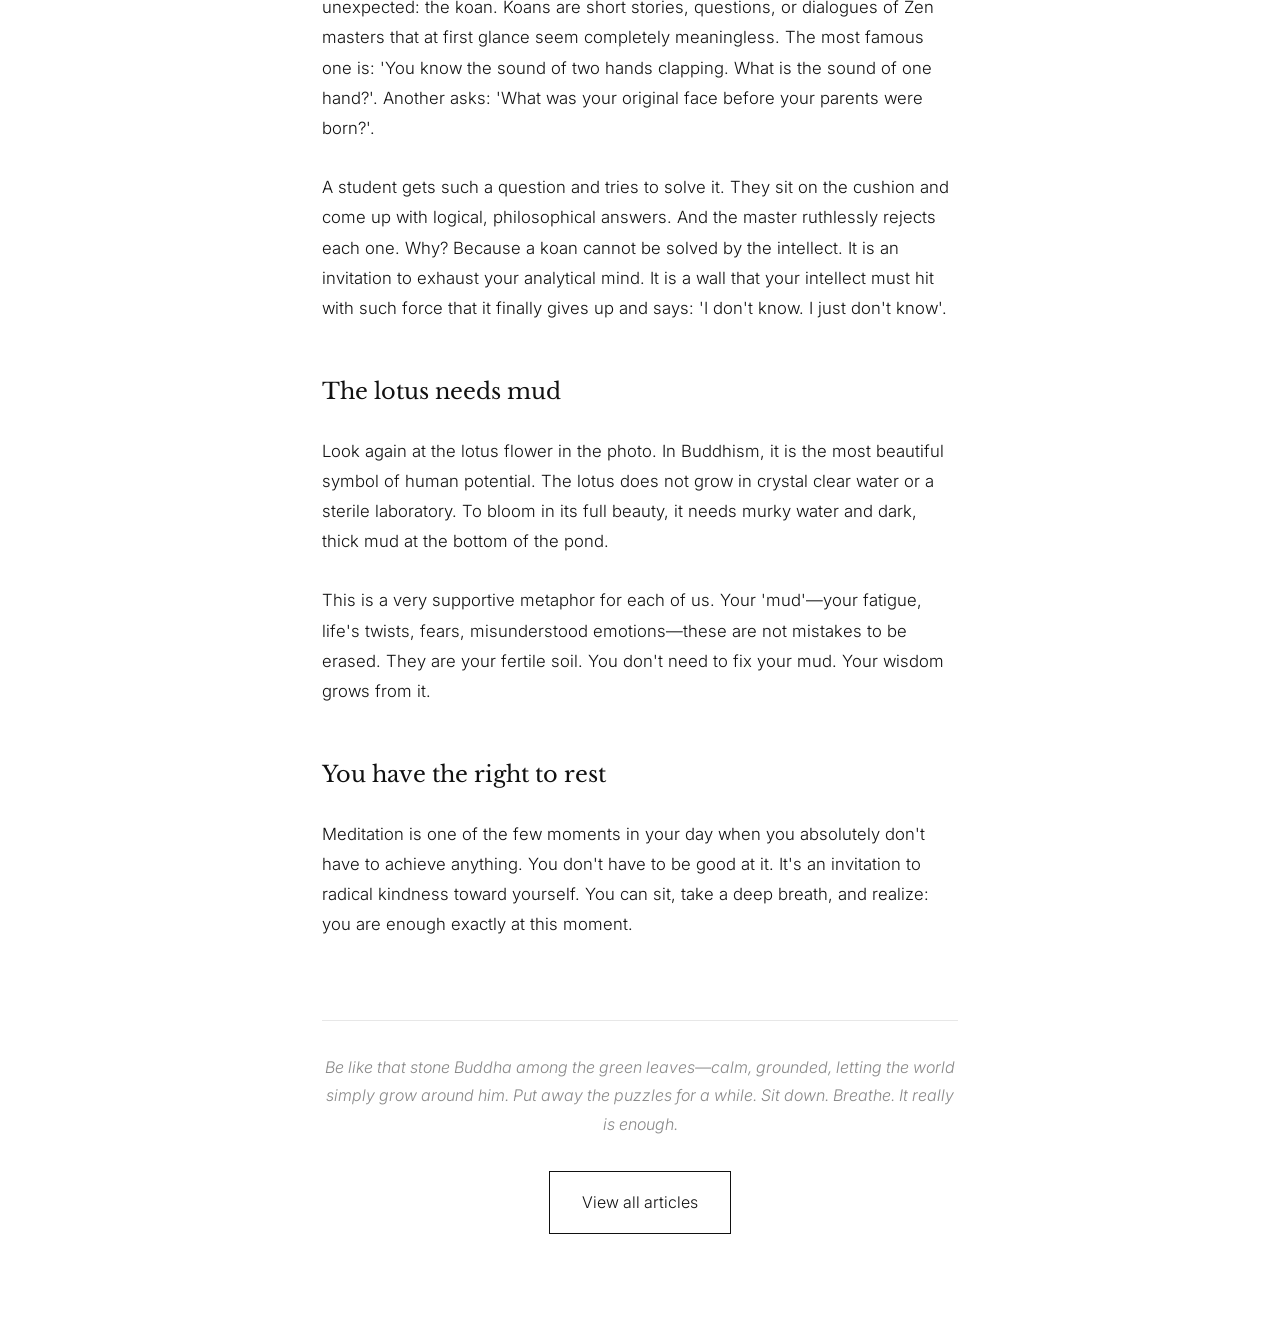
<file: article6.html>
<!DOCTYPE html>
<html lang="pl">
<head>
    <meta charset="UTF-8">
    <meta name="viewport" content="width=device-width, initial-scale=1.0, maximum-scale=5.0">
    <meta name="description" content="Put away the puzzles. Zen koans and the wisdom of the lotus.">
    <title>Put Away the Puzzles - Nobody Meditates Here</title>
    <link rel="icon" href="favicon.ico" sizes="any">
    <link rel="icon" type="image/png" sizes="32x32" href="favicon-32x32.png">
    <link rel="icon" type="image/png" sizes="16x16" href="favicon-16x16.png">
    <link rel="apple-touch-icon" href="apple-touch-icon.png">
    <link rel="preconnect" href="https://fonts.googleapis.com">
    <link rel="preconnect" href="https://fonts.gstatic.com" crossorigin>
    <link href="https://fonts.googleapis.com/css2?family=Libre+Baskerville:ital,wght@0,400;0,700;1,400&family=Inter:wght@300;400;500&display=swap" rel="stylesheet">
    
    <style>
        :root {
            --bg: #FFFFFF;
            --bg-light: #FAFAFA;
            --text: #111111;
            --accent: #888888;
            --bord: #4A2C2A; 
            --transition-fast: 0.3s ease;
        }

        * { margin: 0; padding: 0; box-sizing: border-box; }
        html { scroll-behavior: smooth; }
        body { 
            font-family: 'Inter', sans-serif; 
            background: var(--bg); 
            color: var(--text); 
            line-height: 1.8; 
            font-weight: 300; 
        }

        h1, h2, h3, h4 { font-family: 'Libre Baskerville', serif; font-weight: 400; }
        
        /* Ambient BG */
        .ambient-bg {
            position: fixed; top: 0; left: 0; width: 100vw; height: 100vh; z-index: -1;
            background: linear-gradient(to bottom, #FFFFFF, #FCFCFC);
        }

        /* Nav */
        nav { 
            position: fixed; top: 0; width: 100%; background: rgba(255, 255, 255, 0.85); 
            backdrop-filter: blur(12px); padding: 1rem 0; z-index: 100; border-bottom: 1px solid rgba(136, 136, 136, 0.1);
        }
        .nav-container { max-width: 1200px; margin: 0 auto; display: flex; justify-content: space-between; align-items: center; padding: 0 2rem; }
        
        /* LOGO W NAV + BRAND TEXT */
        .nav-logo-link {
            display: flex;
            align-items: center;
            text-decoration: none;
            gap: 12px;
        }

        .nav-logo {
            height: 42px;
            width: 42px;
            border-radius: 50%;
            object-fit: cover;
            transition: transform var(--transition-fast);
        }

        .nav-brand-text {
            font-family: 'Libre Baskerville', sans-serif;
            font-weight: 500;
            font-size: 1.1rem;
            color: var(--text);
            letter-spacing: -0.01em;
            transition: color var(--transition-fast);
        }

        .nav-logo-link:hover .nav-logo {
            transform: scale(1.05);
        }
        
        .nav-logo-link:hover .nav-brand-text {
            color: var(--bord);
        }

        .nav-controls {
            display: flex;
            align-items: center;
            gap: 1.5rem;
        }
        
        nav a:not(.nav-logo-link) { color: var(--accent); text-decoration: none; font-size: 0.95rem; transition: color var(--transition-fast); }
        nav a:not(.nav-logo-link):hover { color: var(--bord); }
        
        .back-link { font-weight: 500; display: inline-flex; align-items: center; gap: 0.5rem; }

        .lang-switch select { 
            background: transparent; border: 1px solid transparent; color: var(--accent); font-family: inherit; font-size: 0.95rem; cursor: pointer; outline: none;
        }

        /* Article Layout */
        .article-container {
            max-width: 700px;
            margin: 10rem auto 6rem auto;
            padding: 0 2rem;
        }

        .article-header { text-align: center; margin-bottom: 4rem; }
        .article-header h1 { font-size: 2.5rem; color: var(--bord); line-height: 1.3; margin-bottom: 1.5rem; }

        /* ==========================================================================
           MODERN HEADER META (Author, Time, Likes, Views)
           ========================================================================== */
        .article-meta {
            display: flex;
            justify-content: center;
            align-items: center;
            gap: 12px;
            flex-wrap: wrap;
            font-size: 0.85rem;
            color: var(--accent);
            margin-top: 1.5rem;
        }

        .author-name {
            font-weight: 600;
            color: var(--text);
        }

        .meta-item {
            display: flex;
            align-items: center;
            gap: 5px;
        }

        .meta-sep {
            opacity: 0.2;
            font-weight: 300;
        }

        /* CZYSTE SERDUSZKO CSS */
        .meta-stat-btn {
            background: none;
            border: none;
            color: inherit;
            font: inherit;
            cursor: pointer;
            display: flex;
            align-items: center;
            gap: 5px;
            transition: color 0.3s ease;
            padding: 0;
            outline: none;
        }

        .meta-stat-btn:hover { color: var(--bord); }
        .meta-stat-btn.active { color: #e74c3c; }
        .meta-stat-btn.active svg { fill: #e74c3c; stroke: #e74c3c; }

        .meta-stat-btn svg {
            width: 16px;
            height: 16px;
            fill: none;
            stroke: currentColor;
            stroke-width: 2;
            transition: all 0.3s ease;
        }

        .meta-item svg {
            width: 15px;
            height: 15px;
            stroke-width: 2;
        }

        .article-content p { margin-bottom: 1.8rem; font-size: 1.05rem; }
        .article-content h2 { 
            font-size: 1.4rem; 
            color: var(--text); 
            margin: 3rem 0 1.5rem 0; 
        }
        .article-footer {
            margin-top: 5rem; padding-top: 2rem; border-top: 1px solid rgba(136,136,136,0.2); text-align: center;
        }

        .btn {
            display: inline-block; border: 1px solid var(--text); color: var(--text); padding: 1rem 2rem; text-decoration: none; transition: all 0.3s;
        }
        .btn:hover { background: var(--text); color: var(--bg); }

        @media (max-width: 768px) {
            .article-header h1 { font-size: 1.8rem; }
            .article-container { margin-top: 8rem; }
            .nav-container { padding: 0 1.5rem; }
        }

        /* Responsywność dla paska nawigacji */
        @media (max-width: 480px) {
            .nav-brand-text {
                display: none; 
            }
            .nav-container {
                justify-content: space-between;
            }
        }
    </style>
</head>
<body>

    <div class="ambient-bg"></div>

    <nav>
        <div class="nav-container">
            <a href="index.html" class="nav-logo-link" aria-label="Go to Home">
                <img src="logo.webp" alt="Nobody Meditates Here" class="nav-logo">
                <span class="nav-brand-text">Nobody Meditates Here</span>
            </a>
            
            <div class="nav-controls">
                <a href="index.html#articles" class="back-link tr" data-en="&larr; Back" data-pl="&larr; Wróć" data-ru="&larr; Назад">&larr; Wróć</a>
                <div class="lang-switch">
                    <select id="langSelect" aria-label="Select language">
                        <option value="en">EN</option>
                        <option value="pl" selected>PL</option>
                        <option value="ru">RU</option>
                    </select>
                </div>
            </div>
        </div>
    </nav>

    <main class="article-container">
        <header class="article-header">
            <h1 class="tr" 
                data-en="Put away the puzzles. Why you don't need to understand everything to simply bloom" 
                data-pl="Odłóż łamigłówki. Dlaczego nie musisz rozumieć wszystkiego, by po prostu rozkwitnąć" 
                data-ru="Отложи головоломки. Почему не нужно понимать всё, чтобы просто расцвести">
                Odłóż łamigłówki. Dlaczego nie musisz rozumieć wszystkiego, by po prostu rozkwitnąć
            </h1>
            
            <div class="article-meta">
                <span class="meta-item">
                    <span class="tr" data-en="Author: " data-pl="Autor: " data-ru="Автор: ">Autor: </span>
                    <span class="author-name">Pavel Bielski</span>
                </span>
                
                <span class="meta-sep">|</span>
                
                <span class="meta-item">
                    <svg viewBox="0 0 24 24" fill="none" stroke="currentColor"><circle cx="12" cy="12" r="10"></circle><polyline points="12 6 12 12 16 14"></polyline></svg>
                    <span class="tr" data-en="4 min read" data-pl="4 min czytania" data-ru="4 мин чтения">4 min czytania</span>
                </span>

                <span class="meta-sep">|</span>

                <button class="meta-stat-btn" id="likeBtn" onclick="toggleLike()">
                    <svg viewBox="0 0 24 24" fill="none" stroke="currentColor" stroke-width="2" stroke-linecap="round" stroke-linejoin="round">
                        <path d="M19 14c1.49-1.46 3-3.21 3-5.5A5.5 5.5 0 0 0 16.5 3c-1.76 0-3 .5-4.5 2-1.5-1.5-2.74-2-4.5-2A5.5 5.5 0 0 0 2 8.5c0 2.3 1.5 4.05 3 5.5l7 7Z"/>
                    </svg>
                    <span id="likeCount">17</span>
                </button>

                <span class="meta-sep">|</span>

                <span class="meta-item">
                    <svg viewBox="0 0 24 24" fill="none" stroke="currentColor"><path d="M1 12s4-8 11-8 11 8 11 8-4 8-11 8-11-8-11-8z"></path><circle cx="12" cy="12" r="3"></circle></svg>
                    <span id="viewCount">142</span>
                </span>
            </div>
        </header>

        <img src="article6.webp" alt="Buddha and Lotus" style="width: 100%; height: auto; max-height: 400px; object-fit: cover; border-radius: 4px; margin-bottom: 3rem; filter: grayscale(10%); box-shadow: 0 10px 30px rgba(0,0,0,0.05);">

        <article class="article-content">
            <p class="tr" 
               data-en="Look at this image. Dark stone, lush, juicy greenery, and the peaceful face of the Buddha, beside whom a bright lotus flower blooms. This entire scene emanates extraordinary gentleness and silence. When we look at such images, we often sigh with longing: 'If only I could find such peace within myself... If only I could finally solve all my problems, understand the past, and put my life in order, I could just sit and be happy'." 
               data-pl="Spójrz na ten obraz. Ciemny kamień, bujna, soczysta zieleń i spokojna twarz Buddy, obok którego rozkwita jasny kwiat lotosu. Cała ta scena emanuje niezwykłą łagodnością i ciszą. Kiedy patrzymy na takie obrazy, często wzdychamy z tęsknotą: „Gdybym tylko potrafił znaleźć w sobie taki spokój... Gdybym tylko wreszcie rozwiązał wszystkie swoje problemy, zrozumiał przeszłość i poukładał swoje życie, mógłbym tak po prostu usiąść i być szczęśliwym”." 
               data-ru="Посмотри на эту картину. Темный камень, пышная, сочная зелень и спокойное лицо Будды, рядом с которым расцветает яркий цветок лотоса. Вся эта сцена излучает необычайную мягкость и тишину. Глядя на такие изображения, мы часто вздыхаем с тоской: «Если бы только я мог найти в себе такой покой... Если бы я только наконец решил все свои проблемы, понял прошлое и привел в порядок свою жизнь, я мог бы просто сидеть и быть счастливым».">
               Spójrz na ten obraz. Ciemny kamień, bujna, soczysta zieleń i spokojna twarz Buddy, obok którego rozkwita jasny kwiat lotosu. Cała ta scena emanuje niezwykłą łagodnością i ciszą. Kiedy patrzymy na takie obrazy, często wzdychamy z tęsknotą: „Gdybym tylko potrafił znaleźć w sobie taki spokój... Gdybym tylko wreszcie rozwiązał wszystkie swoje problemy, zrozumiał przeszłość i poukładał swoje życie, mógłbym tak po prostu usiąść i być szczęśliwym”.
            </p>

            <p class="tr" 
               data-en="We are stuck in the belief that our inner harmony depends on whether we manage to 'figure it all out'. But what if it is precisely our need for constant analysis that is blocking us?" 
               data-pl="Zatrzymujemy się w przekonaniu, że nasza wewnętrzna harmonia zależy od tego, czy zdołamy wszystko „rozgryźć”. Ale co, jeśli to właśnie nasza potrzeba ciągłego analizowania jest tym, co nas blokuje?" 
               data-ru="Мы застреваем в убеждении, что наша внутренняя гармония зависит от того, удастся ли нам всё «разгадать». Но что, если именно наша потребность в постоянном анализе и есть то, что нас блокирует?">
               Zatrzymujemy się w przekonaniu, że nasza wewnętrzna harmonia zależy od tego, czy zdołamy wszystko „rozgryźć”. Ale co, jeśli to właśnie nasza potrzeba ciągłego analizowania jest tym, co nas blokuje?
            </p>

            <h2 class="tr" data-en="The mind that wants to fix the world" data-pl="Umysł, który chce naprawić świat" data-ru="Ум, который хочет исправить мир">Umysł, który chce naprawić świat</h2>

            <p class="tr" 
               data-en="Our intellect is a wonderful tool. It helps us plan our day, build bridges, and pay bills. However, when we direct it inward, it often becomes our harshest critic. We treat ourselves like a complicated machine that has broken down. We read more books, analyze every thought, and look for the ultimate answer to who we are. We are convinced that peace is the reward for solving life's great puzzle." 
               data-pl="Nasz intelekt to wspaniałe narzędzie. Pomaga nam planować dzień, budować mosty i płacić rachunki. Jednak kiedy kierujemy go do wewnątrz, często staje się naszym najbardziej surowym krytykiem. Traktujemy siebie jak skomplikowaną maszynę, która uległa awarii. Czytamy kolejne książki, analizujemy każdą myśl i szukamy ostatecznej odpowiedzi na to, kim jesteśmy. Jesteśmy przekonani, że spokój to nagroda za rozwiązanie wielkiej życiowej łamigłówki." 
               data-ru="Наш интеллект — прекрасный инструмент. Он помогает нам планировать день, строить мосты и оплачивать счета. Однако когда мы направляем его внутрь себя, он часто становится нашим самым суровым критиком. Мы относимся к себе как к сложной машине, которая вышла из строя. Мы читаем всё новые книги, анализируем каждую мысль и ищем окончательный ответ на вопрос, кто мы такие. Мы убеждены, что покой — это награда за решение великой жизненной головоломки.">
               Nasz intelekt to wspaniałe narzędzie. Pomaga nam planować dzień, budować mosty i płacić rachunki. Jednak kiedy kierujemy go do wewnątrz, często staje się naszym najbardziej surowym krytykiem. Traktujemy siebie jak skomplikowaną maszynę, która uległa awarii. Czytamy kolejne książki, analizujemy każdą myśl i szukamy ostatecznej odpowiedzi na to, kim jesteśmy. Jesteśmy przekonani, że spokój to nagroda za rozwiązanie wielkiej życiowej łamigłówki.
            </p>

            <h2 class="tr" data-en="Hitting a wall: The magic of koans" data-pl="Zderzenie ze ścianą, czyli magia koanów" data-ru="Столкновение со стеной, или магия коанов">Zderzenie ze ścianą, czyli magia koanów</h2>

            <p class="tr" 
               data-en="Zen tradition approaches this with a smile and hands us something completely unexpected: the koan. Koans are short stories, questions, or dialogues of Zen masters that at first glance seem completely meaningless. The most famous one is: 'You know the sound of two hands clapping. What is the sound of one hand?'. Another asks: 'What was your original face before your parents were born?'." 
               data-pl="Tymczasem tradycja Zen podchodzi do tego z uśmiechem i wręcza nam coś zupełnie nieoczekiwanego: koan. Koany to krótkie historie, pytania lub dialogi mistrzów Zen, które na pierwszy rzut oka wydają się całkowicie pozbawione sensu. Najsłynniejszy z nich brzmi: „Znasz dźwięk klaskania dwóch dłoni. Jaki jest dźwięk jednej dłoni?”. Inny pyta: „Jaka była twoja pierwotna twarz, zanim urodzili się twoi rodzice?”." 
               data-ru="Между тем, традиция Дзен подходит к этому с улыбкой и вручает нам нечто совершенно неожиданное: коан. Коаны — это короткие истории, вопросы или диалоги мастеров Дзен, которые на первый взгляд кажутся совершенно бессмысленными. Самый известный из них звучит так: «Ты знаешь звук хлопка двух ладоней. Каков звук одной ладони?». Другой спрашивает: «Каким было твое истинное лицо до рождения твоих родителей?»">
               Tymczasem tradycja Zen podchodzi do tego z uśmiechem i wręcza nam coś zupełnie nieoczekiwanego: koan. Koany to krótkie historie, pytania lub dialogi mistrzów Zen, które na pierwszy rzut oka wydają się całkowicie pozbawione sensu. Najsłynniejszy z nich brzmi: „Znasz dźwięk klaskania dwóch dłoni. Jaki jest dźwięk jednej dłoni?”. Inny pyta: „Jaka była twoja pierwotna twarz, zanim urodzili się twoi rodzice?”.
            </p>

            <p class="tr" 
               data-en="A student gets such a question and tries to solve it. They sit on the cushion and come up with logical, philosophical answers. And the master ruthlessly rejects each one. Why? Because a koan cannot be solved by the intellect. It is an invitation to exhaust your analytical mind. It is a wall that your intellect must hit with such force that it finally gives up and says: 'I don't know. I just don't know'." 
               data-pl="Uczeń dostaje takie pytanie i próbuje je rozwiązać. Siada na poduszce i wymyśla logiczne, filozoficzne odpowiedzi. A mistrz każdą z nich bezlitośnie odrzuca. Dlaczego? Bo koanu nie da się rozwiązać intelektem. Jest zaproszeniem do tego, by wyczerpać swój analityczny umysł. To ściana, w którą Twój intelekt musi uderzyć z taką siłą, by w końcu się poddać, opuścić ręce i powiedzieć: „Nie wiem. Po prostu nie wiem”." 
               data-ru="Ученик получает такой вопрос и пытается его решить. Он садится на подушку и придумывает логичные, философские ответы. А мастер безжалостно отвергает каждый из них. Почему? Потому что коан нельзя решить интеллектом. Это приглашение к тому, чтобы исчерпать свой аналитический ум. Это стена, в которую твой интеллект должен удариться с такой силой, чтобы в конце концов сдаться, опустить руки и сказать: «Я не знаю. Я просто не знаю».">
               Uczeń dostaje takie pytanie i próbuje je rozwiązać. Siada na poduszce i wymyśla logiczne, filozoficzne odpowiedzi. A mistrz każdą z nich bezlitośnie odrzuca. Dlaczego? Bo koanu nie da się rozwiązać intelektem. Jest zaproszeniem do tego, by wyczerpać swój analityczny umysł. To ściana, w którą Twój intelekt musi uderzyć z taką siłą, by w końcu się poddać, opuścić ręce i powiedzieć: „Nie wiem. Po prostu nie wiem”.
            </p>

            <h2 class="tr" data-en="The lotus needs mud" data-pl="Lotos potrzebuje błota" data-ru="Лотосу нужна грязь">Lotos potrzebuje błota</h2>

            <p class="tr" 
               data-en="Look again at the lotus flower in the photo. In Buddhism, it is the most beautiful symbol of human potential. The lotus does not grow in crystal clear water or a sterile laboratory. To bloom in its full beauty, it needs murky water and dark, thick mud at the bottom of the pond." 
               data-pl="Spójrz jeszcze raz na kwiat lotosu na zdjęciu. W buddyzmie to najpiękniejszy symbol ludzkiego potencjału. Lotos nie rośnie w krystalicznie czystej wodzie ani w sterylnym laboratorium. Aby mógł zakwitnąć w pełni swojego piękna, potrzebuje mętnej wody i ciemnego, gęstego błota na dnie stawu." 
               data-ru="Посмотри еще раз на цветок лотоса на фотографии. В буддизме это самый прекрасный символ человеческого потенциала. Лотос не растет в кристально чистой воде или стерильной лаборатории. Чтобы расцвести во всей своей красе, ему нужна мутная вода и темная, густая грязь на дне пруда.">
               Spójrz jeszcze raz na kwiat lotosu na zdjęciu. W buddyzmie to najpiękniejszy symbol ludzkiego potencjału. Lotos nie rośnie w krystalicznie czystej wodzie ani w sterylnym laboratorium. Aby mógł zakwitnąć w pełni swojego piękna, potrzebuje mętnej wody i ciemnego, gęstego błota na dnie stawu.
            </p>

            <p class="tr" 
               data-en="This is a very supportive metaphor for each of us. Your 'mud'—your fatigue, life's twists, fears, misunderstood emotions—these are not mistakes to be erased. They are your fertile soil. You don't need to fix your mud. Your wisdom grows from it." 
               data-pl="To bardzo wspierająca i ciepła metafora dla każdego z nas. Twoje „błoto” – Twoje zmęczenie, życiowe zakręty, lęki, niezrozumiane emocje i wszystkie te dni, w których czujesz, że nic nie ma sensu – to nie są błędy, które musisz z siebie wymazać. To Twoja żyzna gleba. Nie musisz naprawić swojego błota. Z niego właśnie wyrasta Twoja mądrość." 
               data-ru="Это очень поддерживающая и теплая метафора для каждого из нас. Твоя «грязь» — твоя усталость, жизненные повороты, страхи, непонятые эмоции — это не ошибки, которые нужно стереть. Это твоя плодородная почва. Тебе не нужно исправлять свою грязь. Именно из нее вырастает твоя мудрость.">
               To bardzo wspierająca i ciepła metafora dla każdego z nas. Twoje „błoto” – Twoje zmęczenie, życiowe zakręty, lęki, niezrozumiane emocje i wszystkie te dni, w których czujesz, że nic nie ma sensu – to nie są błędy, które musisz z siebie wymazać. To Twoja żyzna gleba. Nie musisz naprawić swojego błota. Z niego właśnie wyrasta Twoja mądrość.
            </p>

            <h2 class="tr" data-en="You have the right to rest" data-pl="Masz prawo odpocząć" data-ru="Ты имеешь право на отдых">Masz prawo odpocząć</h2>

            <p class="tr" 
               data-en="Meditation is one of the few moments in your day when you absolutely don't have to achieve anything. You don't have to be good at it. It's an invitation to radical kindness toward yourself. You can sit, take a deep breath, and realize: you are enough exactly at this moment." 
               data-pl="Medytacja to jeden z niewielu momentów w Twoim dniu, w którym absolutnie nic nie musisz osiągać. Nie musisz być w niej dobry. To zaproszenie do radykalnej życzliwości wobec samego siebie. Możesz usiąść, wziąć głęboki oddech i uświadomić sobie: jesteś wystarczający dokładnie w tym momencie." 
               data-ru="Медитация — один из немногих моментов в твоем дне, когда тебе абсолютно ничего не нужно достигать. Тебе не нужно быть в ней «хорошим». Это приглашение к радикальной доброте по отношению к самому себе. Ты можешь сесть, сделать глубокий вдох и осознать: ты достаточен именно в этот момент.">
               Medytacja to jeden z niewielu momentów w Twoim dniu, w którym absolutnie nic nie musisz osiągać. Nie musisz być w niej dobry. To zaproszenie do radykalnej życzliwości wobec samego siebie. Możesz usiąść, wziąć głęboki oddech i uświadomić sobie: jesteś wystarczający dokładnie w tym momencie.
            </p>
        </article>

        <div class="article-footer">
            <p class="tr" style="font-style: italic; color: var(--accent); margin-bottom: 2rem;" 
               data-en="Be like that stone Buddha among the green leaves—calm, grounded, letting the world simply grow around him. Put away the puzzles for a while. Sit down. Breathe. It really is enough." 
               data-pl="Bądź jak ten kamienny Budda wśród zielonych liści – spokojny, osadzony w ziemi, pozwalający, aby świat po prostu wokół niego rósł. Odłóż na chwilę łamigłówki. Usiądź. Oddychaj. To naprawdę wystarczy." 
               data-ru="Будь как этот каменный Будда среди зеленых листьев — спокойным, укорененным, позволяющим миру просто расти вокруг него. Отложи на время головоломки. Сядь. Дыши. Этого действительно достаточно.">
               Bądź jak ten kamienny Budda wśród zielonych liści – spokojny, osadzony w ziemi, pozwalający, aby świat po prostu wokół niego rósł. Odłóż na chwilę łamigłówki. Usiądź. Oddychaj. To naprawdę wystarczy.
            </p>
            <a href="index.html#articles" class="btn tr" data-en="View all articles" data-pl="Zobacz wszystkie artykuły" data-ru="Смотреть все статьи">Zobacz wszystkie artykuły</a>
        </div>
    </main>

    <script>
        /* =============================================================
           SYSTEM STATYSTYK I TŁUMACZEŃ - FIXED VERSION (v5)
           ============================================================= */

        const path = window.location.pathname;

        // Reset pamięci dla article6
        const storageKeyLike = 'liked_v5_' + path;
        const storageKeyViews = 'views_v5_' + path;

        const langSelect = document.getElementById('langSelect');
        const elementsToTranslate = document.querySelectorAll('.tr');

        function changeLanguage(lang) {
            elementsToTranslate.forEach(el => { 
                if (el.dataset[lang]) el.innerText = el.dataset[lang]; 
            });
            document.documentElement.lang = lang;
            langSelect.value = lang;
            localStorage.setItem('preferredLang', lang);
        }

        function toggleLike() {
            const btn = document.getElementById('likeBtn');
            const countEl = document.getElementById('likeCount');
            let currentLikes = parseInt(countEl.innerText);

            if (!btn.classList.contains('active')) {
                btn.classList.add('active');
                currentLikes++;
                localStorage.setItem(storageKeyLike, 'true');
            } else {
                btn.classList.remove('active');
                currentLikes--;
                localStorage.removeItem(storageKeyLike);
            }
            countEl.innerText = currentLikes;
        }

        function initStats() {
            const viewEl = document.getElementById('viewCount');
            const likeEl = document.getElementById('likeCount');
            const likeBtn = document.getElementById('likeBtn');

            // Przywróć polubienie
            if (localStorage.getItem(storageKeyLike)) {
                likeBtn.classList.add('active');
                likeEl.innerText = (parseInt(likeEl.innerText) + 1).toString();
            }

            // Logika Wyświetleń
            let savedViews = localStorage.getItem(storageKeyViews);
            let currentViews;

            if (!savedViews) {
                // Jeśli pierwszy raz, weź z HTML (142) i dodaj 1
                currentViews = parseInt(viewEl.innerText.replace(/\s/g, '')) + 1;
            } else {
                currentViews = parseInt(savedViews) + 1;
            }

            localStorage.setItem(storageKeyViews, currentViews);
            viewEl.innerText = currentViews.toLocaleString();
        }

        document.addEventListener("DOMContentLoaded", () => {
            let savedLang = localStorage.getItem('preferredLang');
            if (!savedLang) {
                const userLangFull = navigator.language || navigator.userLanguage || "en";
                savedLang = userLangFull.toLowerCase().substring(0, 2);
                if (!['pl', 'ru', 'en'].includes(savedLang)) savedLang = 'en';
            }
            changeLanguage(savedLang);
            initStats();
        });

        langSelect.addEventListener('change', (e) => {
            changeLanguage(e.target.value);
        });
    </script>
</body>
</html>
</file>
